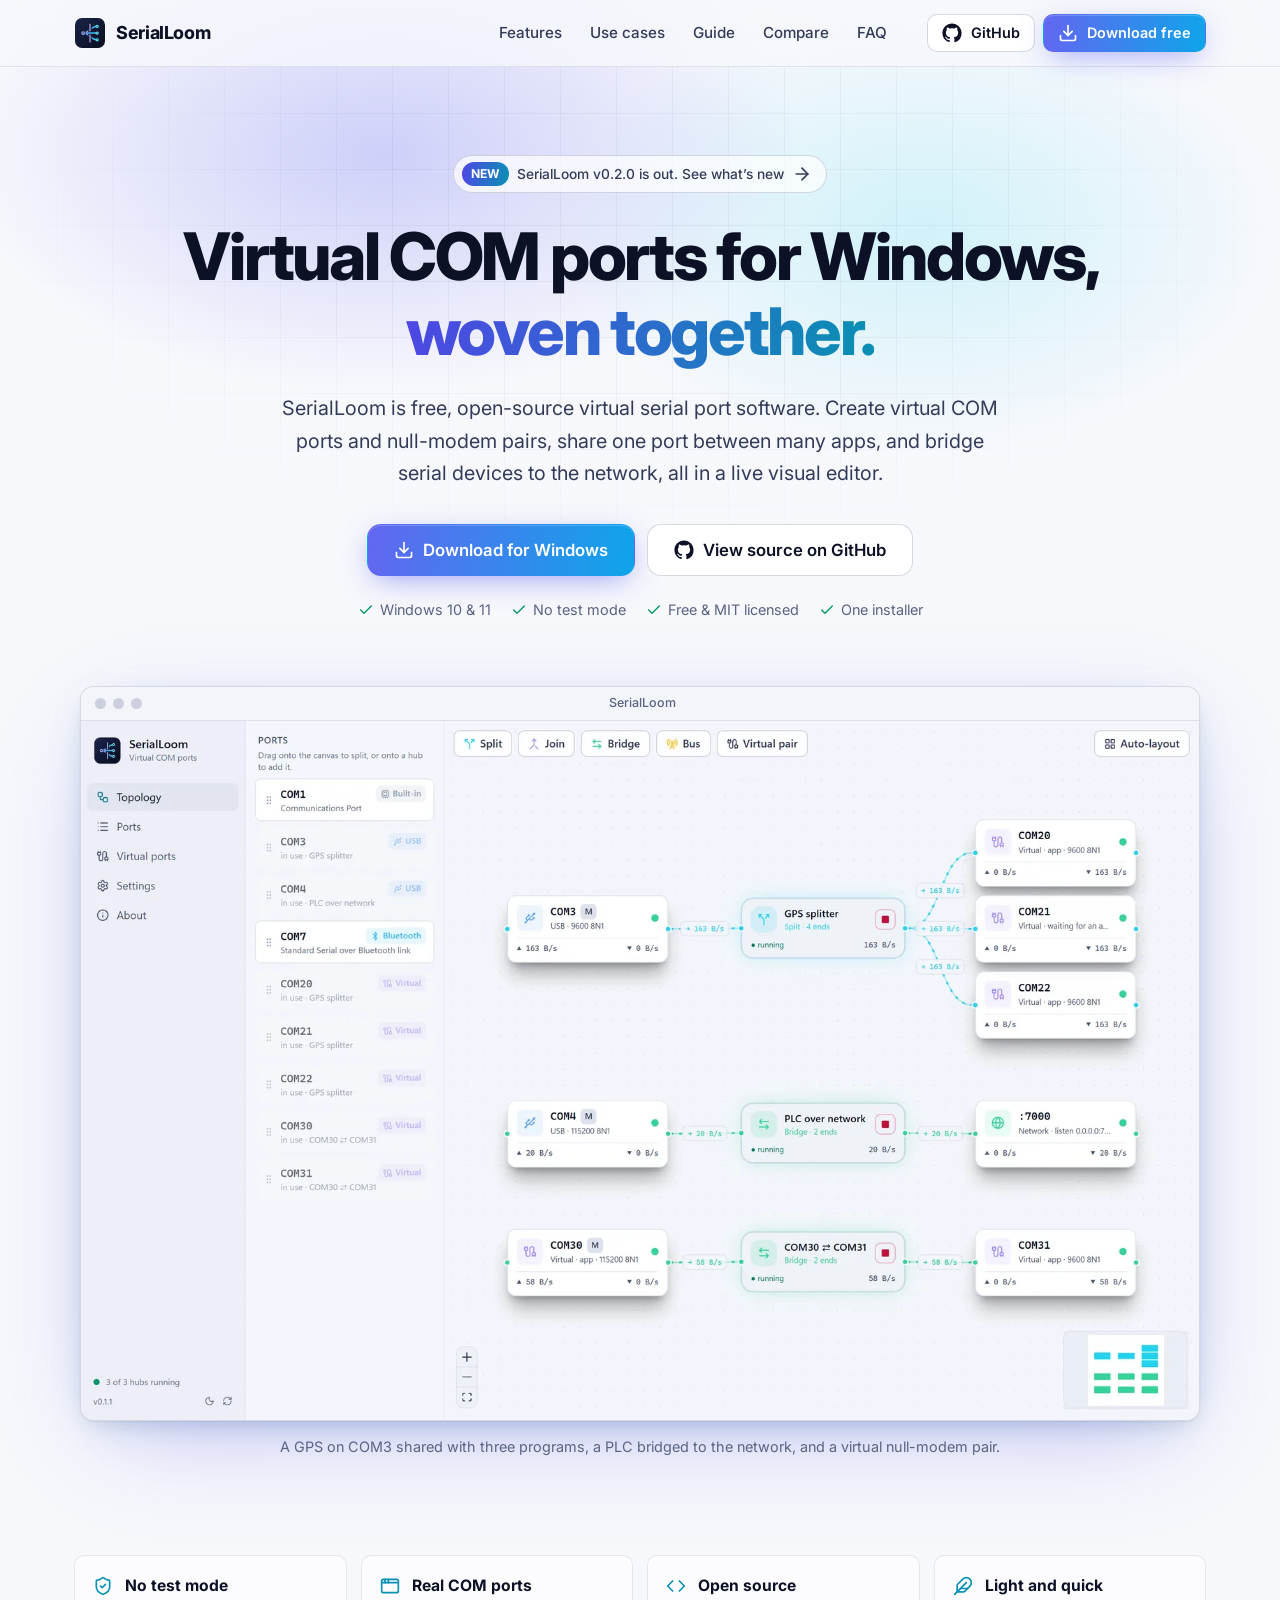
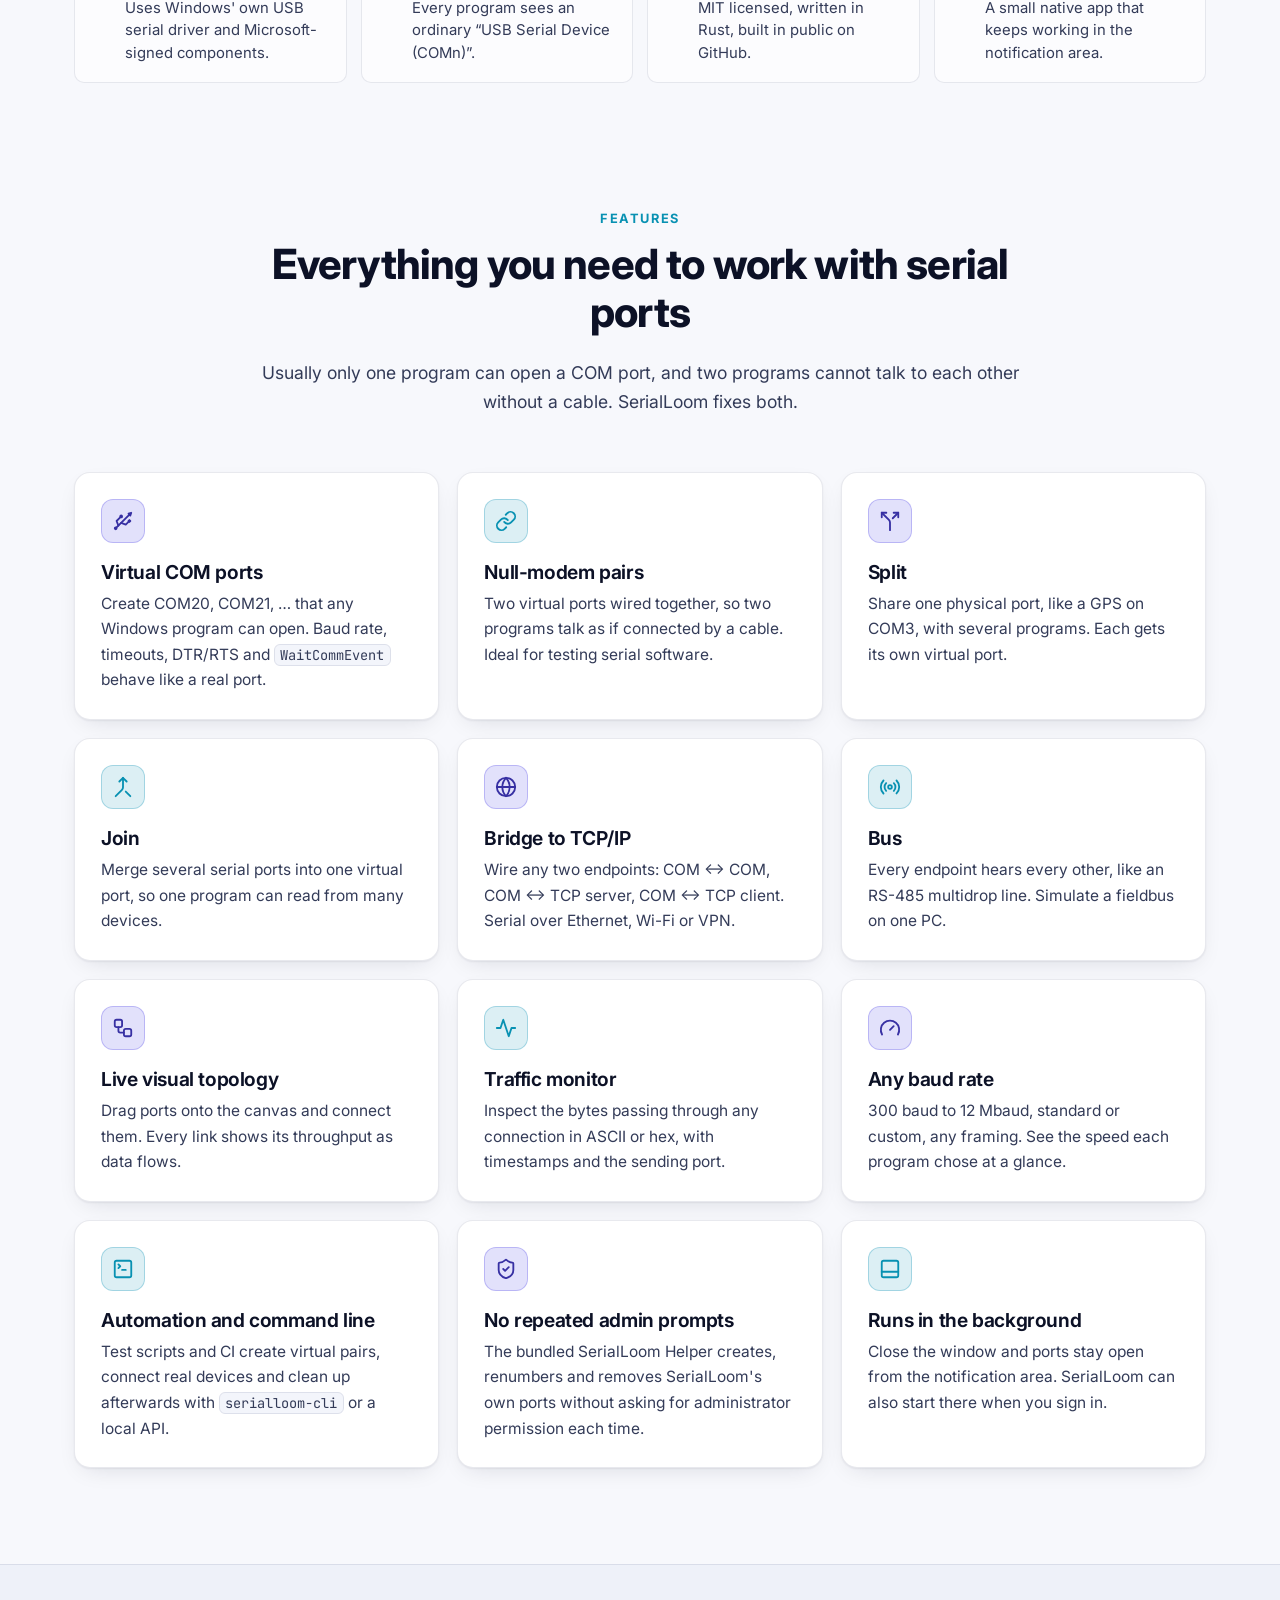
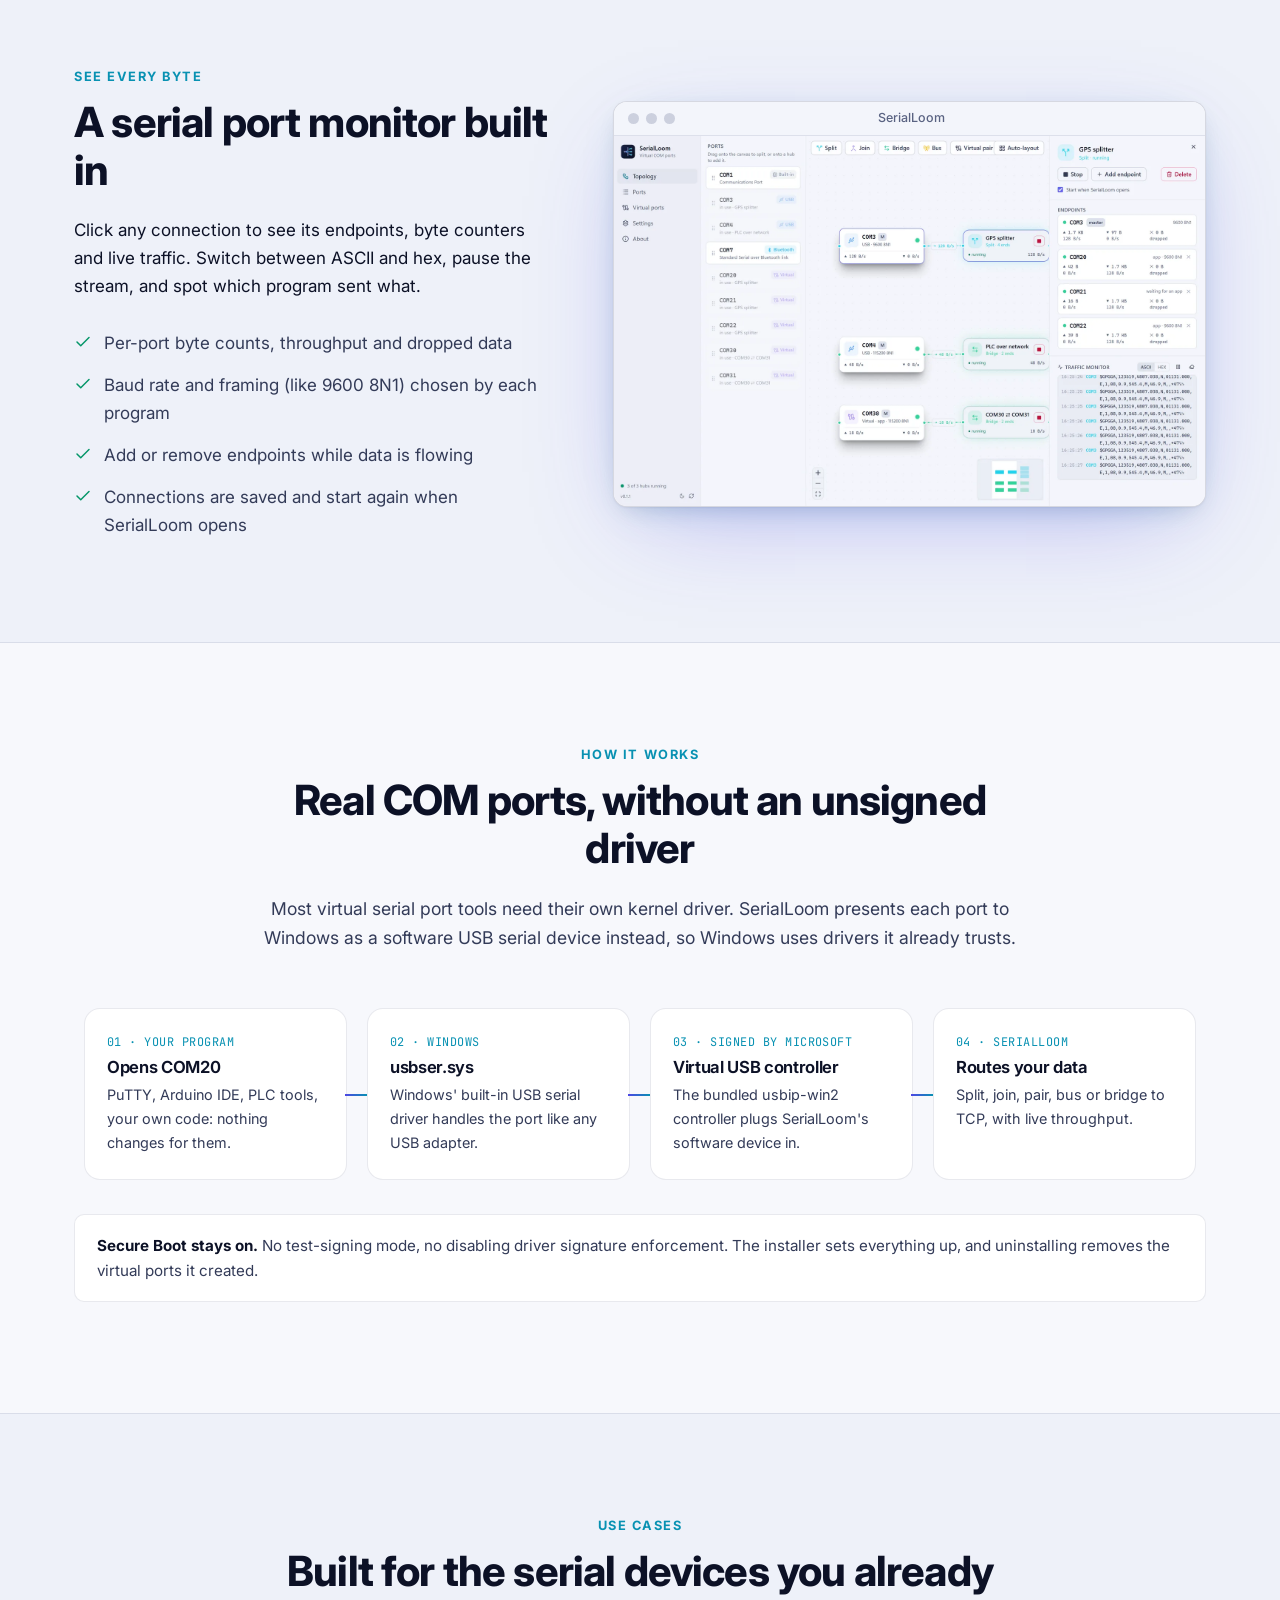
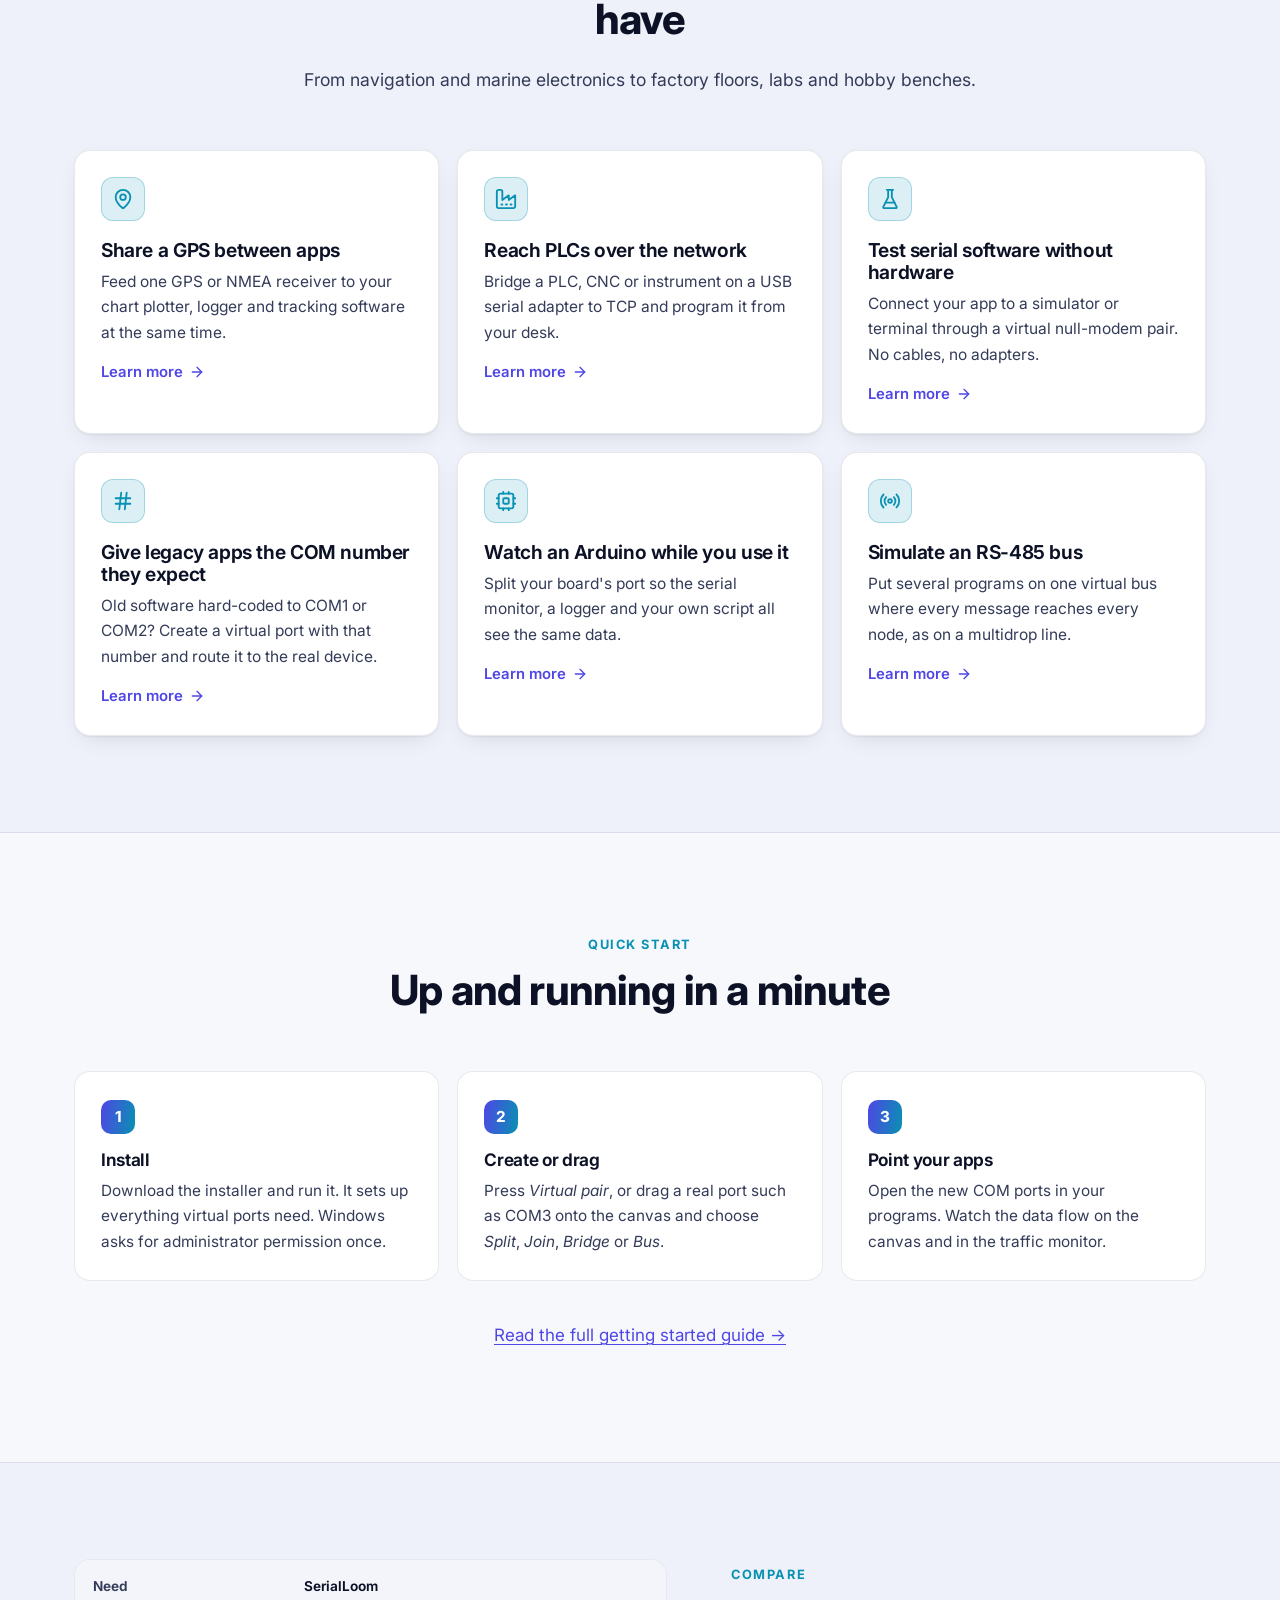
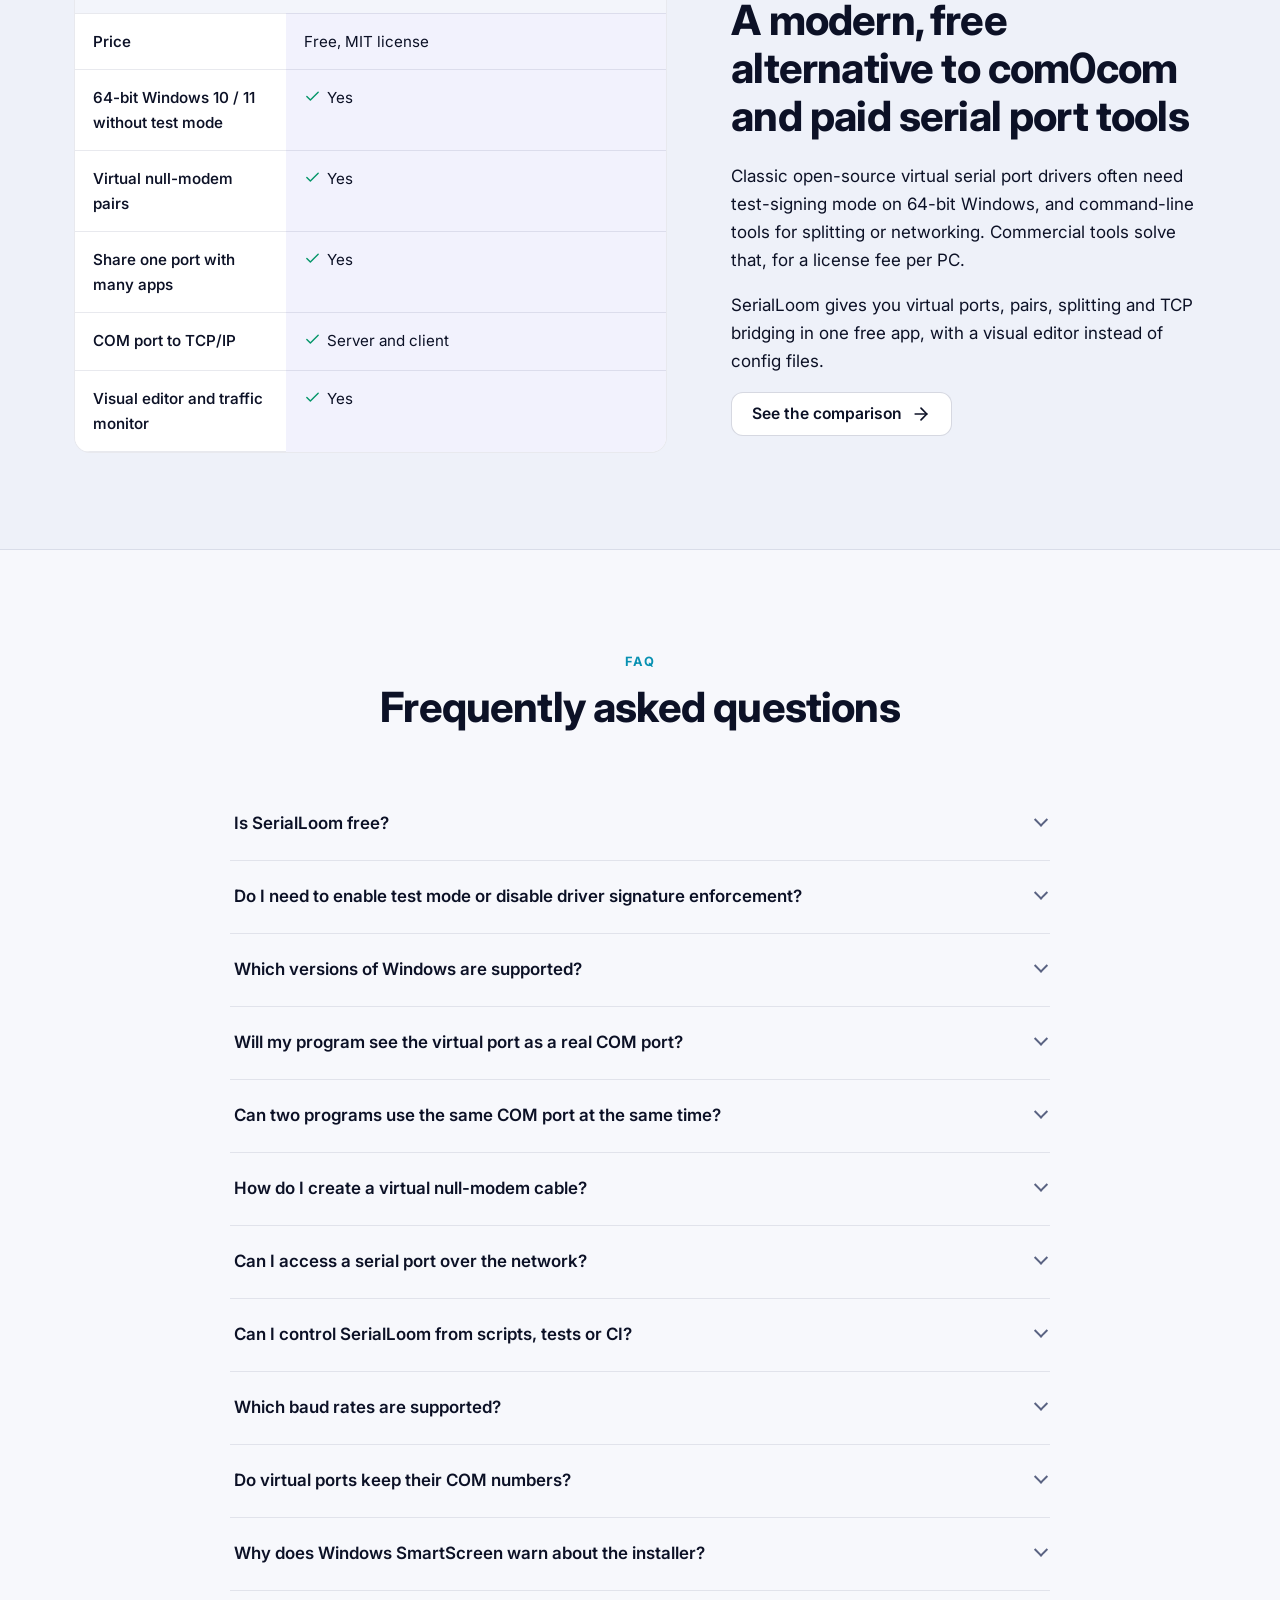
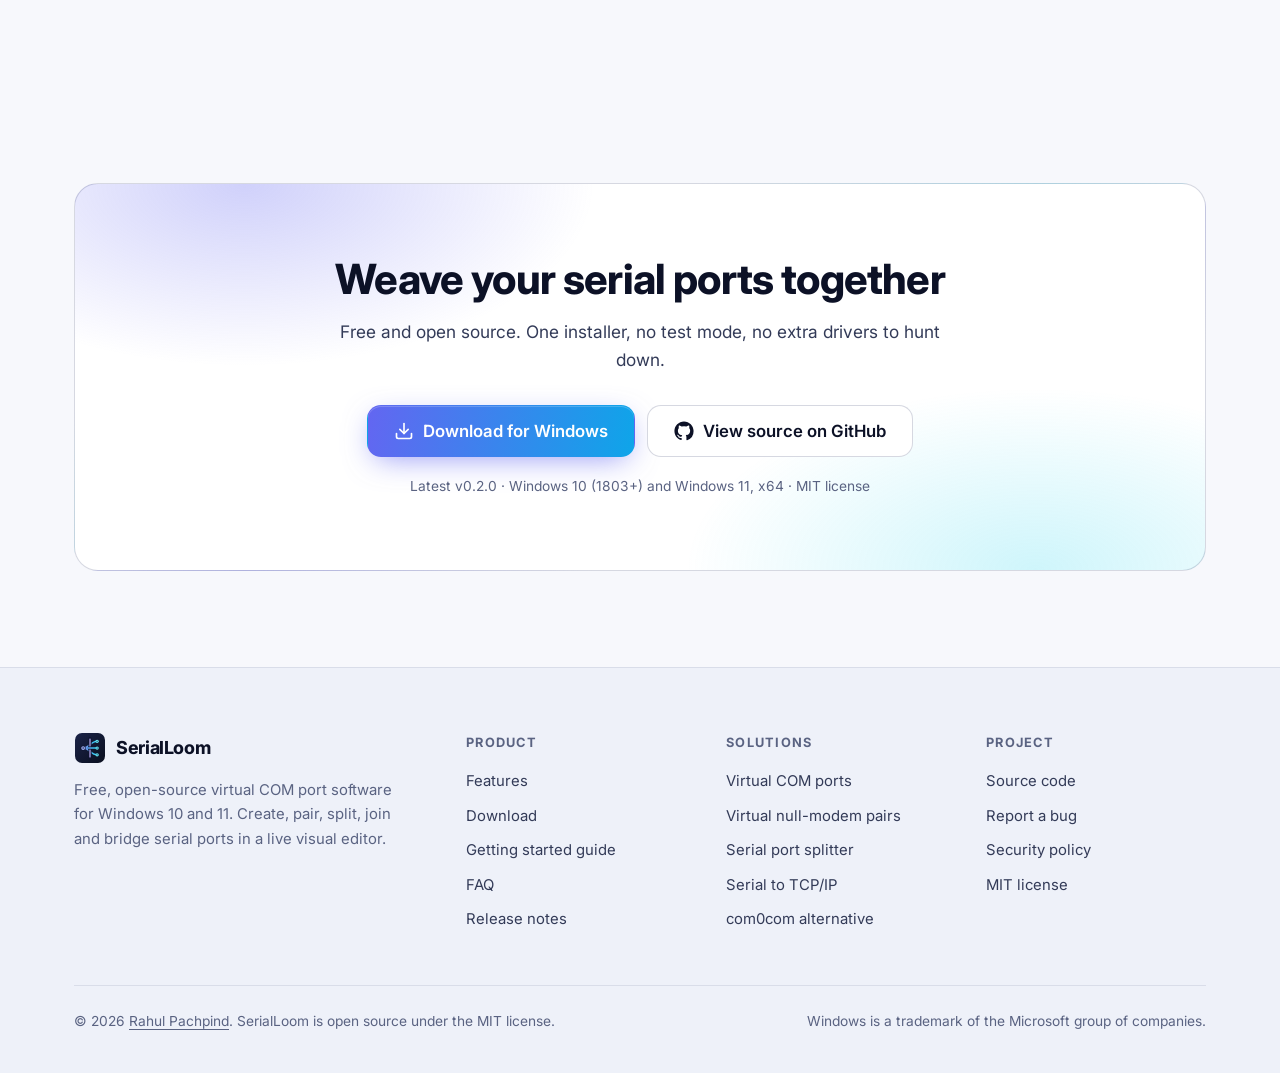
<file: index.html>
<!doctype html>
<html lang="en">
<head>
<meta charset="utf-8">
<meta name="viewport" content="width=device-width, initial-scale=1">
<title>SerialLoom: Free Virtual COM Port Software for Windows 10 & 11</title>
<meta name="description" content="Create virtual COM ports and virtual serial port pairs on Windows 10 and 11. Split one serial port between apps, join ports, and bridge COM to TCP/IP. Free, open source, no test mode.">
<link rel="canonical" href="https://www.serialloom.com/">
<meta name="robots" content="index, follow, max-image-preview:large">
<meta name="author" content="Rahul Pachpind">
<meta name="theme-color" content="#070a14" media="(prefers-color-scheme: dark)">
<meta name="theme-color" content="#f7f8fc" media="(prefers-color-scheme: light)">
<meta name="color-scheme" content="dark light">
<link rel="icon" href="/assets/img/logo.svg" type="image/svg+xml">
<link rel="icon" href="/assets/img/favicon-32.png" sizes="32x32" type="image/png">
<link rel="apple-touch-icon" href="/assets/img/apple-touch-icon.png">
<link rel="manifest" href="/site.webmanifest">
<meta property="og:type" content="website">
<meta property="og:site_name" content="SerialLoom">
<meta property="og:title" content="SerialLoom: Free Virtual COM Port Software for Windows 10 &amp; 11">
<meta property="og:description" content="Create virtual COM ports and virtual serial port pairs on Windows 10 and 11. Split one serial port between apps, join ports, and bridge COM to TCP/IP. Free, open source, no test mode.">
<meta property="og:url" content="https://www.serialloom.com/">
<meta property="og:image" content="https://www.serialloom.com/assets/img/og-image.png">
<meta property="og:image:width" content="1200">
<meta property="og:image:height" content="630">
<meta property="og:image:alt" content="SerialLoom: virtual COM ports for Windows with a live visual editor">
<meta name="twitter:card" content="summary_large_image">
<meta name="twitter:title" content="SerialLoom: Free Virtual COM Port Software for Windows 10 &amp; 11">
<meta name="twitter:description" content="Create virtual COM ports and virtual serial port pairs on Windows 10 and 11. Split one serial port between apps, join ports, and bridge COM to TCP/IP. Free, open source, no test mode.">
<meta name="twitter:image" content="https://www.serialloom.com/assets/img/og-image.png">
<link rel="preconnect" href="https://fonts.googleapis.com">
<link rel="preconnect" href="https://fonts.gstatic.com" crossorigin>
<link rel="stylesheet" href="https://fonts.googleapis.com/css2?family=Inter:wght@400;500;600;700;800&family=JetBrains+Mono:wght@400;500&display=swap">
<link rel="stylesheet" href="/assets/css/site.css">
<script src="/assets/js/site.js" defer></script>
<script type="application/ld+json">{"@context":"https://schema.org","@type":"WebSite","name":"SerialLoom","url":"https://www.serialloom.com/","description":"Free, open-source virtual COM port software for Windows."}</script>
<script type="application/ld+json">{"@context":"https://schema.org","@type":"SoftwareApplication","name":"SerialLoom","alternateName":"SerialLoom Virtual COM Port Manager","description":"Free, open-source virtual COM port software for Windows 10 and 11. Create virtual serial ports and null-modem pairs, split one port between several programs, join ports and bridge serial ports to TCP, in a live visual editor.","url":"https://www.serialloom.com/","applicationCategory":"DeveloperApplication","applicationSubCategory":"Virtual serial port driver","operatingSystem":"Windows 10 (1803 or later), Windows 11","processorRequirements":"x64","softwareVersion":"0.2.0","downloadUrl":"https://github.com/RahulP5/SerialLoom/releases/latest","installUrl":"https://github.com/RahulP5/SerialLoom/releases/latest","license":"https://opensource.org/licenses/MIT","isAccessibleForFree":true,"offers":{"@type":"Offer","price":"0","priceCurrency":"USD"},"author":{"@type":"Person","name":"Rahul Pachpind","url":"https://github.com/RahulP5"},"image":"https://www.serialloom.com/assets/img/icon-512.png","screenshot":"https://www.serialloom.com/assets/img/topology-dark-1600.webp","featureList":["Virtual COM ports with chosen port numbers","Virtual null-modem port pairs","Split one serial port between several applications","Join several serial ports into one","Bridge COM ports to TCP server or TCP client","RS-485 style bus between ports","Live topology editor with throughput","Traffic monitor in ASCII or hex","Any baud rate from 300 baud to 12 Mbaud","Command-line tool (serialloom-cli) and local automation API for scripts and CI","No repeated administrator prompts (SerialLoom Helper service)","No test mode: uses Microsoft-signed drivers"],"sameAs":["https://github.com/RahulP5/SerialLoom"]}</script>
<script type="application/ld+json">{"@context":"https://schema.org","@type":"FAQPage","mainEntity":[{"@type":"Question","name":"Is SerialLoom free?","acceptedAnswer":{"@type":"Answer","text":"Yes. SerialLoom is free for personal and commercial use and open source under the MIT license. There is no trial, no feature limit and no account."}},{"@type":"Question","name":"Do I need to enable test mode or disable driver signature enforcement?","acceptedAnswer":{"@type":"Answer","text":"No. Virtual ports are served by Windows' own USB serial driver (usbser.sys) through a bundled virtual USB controller whose drivers are signed by Microsoft. Secure Boot and driver signature enforcement stay on. How it works."}},{"@type":"Question","name":"Which versions of Windows are supported?","acceptedAnswer":{"@type":"Answer","text":"Windows 10 version 1803 or later and Windows 11, on 64-bit (x64) PCs."}},{"@type":"Question","name":"Will my program see the virtual port as a real COM port?","acceptedAnswer":{"@type":"Answer","text":"Yes. To Windows, each virtual port is an ordinary USB serial device, listed in Device Manager under Ports (COM &amp; LPT) as “USB Serial Device (COM20)”. Any program that opens COM ports works with it: terminal programs such as PuTTY or Tera Term, the Arduino IDE, PLC software, navigation apps and your own code using the Win32 API, .NET SerialPort, pySerial and so on."}},{"@type":"Question","name":"Can two programs use the same COM port at the same time?","acceptedAnswer":{"@type":"Answer","text":"Normally Windows lets only one program open a COM port. SerialLoom's Split gives each program its own virtual port connected to the real one, so a GPS on COM3 can feed three apps at once. Learn how to split a serial port."}},{"@type":"Question","name":"How do I create a virtual null-modem cable?","acceptedAnswer":{"@type":"Answer","text":"Press Virtual pair in the toolbar. SerialLoom creates two virtual COM ports wired together; whatever one program writes to the first port, the other program reads from the second. Virtual null-modem guide."}},{"@type":"Question","name":"Can I access a serial port over the network?","acceptedAnswer":{"@type":"Answer","text":"Yes. A Bridge connects a COM port to a TCP server or TCP client, so you can reach a serial device from another PC, or give a remote device a local COM port. Serial to TCP/IP guide."}},{"@type":"Question","name":"Can I control SerialLoom from scripts, tests or CI?","acceptedAnswer":{"@type":"Answer","text":"Yes. Turn on Settings > Automation, then use serialloom-cli, installed next to SerialLoom: serialloom-cli pair creates a virtual null-modem pair and prints its ports, and serialloom-cli delete removes it again. The CLI also lists, starts and stops connections, renumbers ports and can connect real devices, and it starts SerialLoom in the background when needed. Programs in any language can use the same local API directly. Only your own Windows account can use it. Automation guide."}},{"@type":"Question","name":"Which baud rates are supported?","acceptedAnswer":{"@type":"Answer","text":"Programs can pick any speed from 300 baud to 12 Mbaud, standard or custom, with any data bits, parity and stop bits. SerialLoom shows each program's choice in the topology. Virtual ports move data at full speed whatever the setting; real ports use the speed you set for them."}},{"@type":"Question","name":"Do virtual ports keep their COM numbers?","acceptedAnswer":{"@type":"Answer","text":"Yes. You can choose the number (for example COM20) and Windows keeps it for that port on every start. Virtual ports exist while SerialLoom runs, including when its window is closed to the notification area. Saved connections start again automatically when SerialLoom opens."}},{"@type":"Question","name":"Why does Windows SmartScreen warn about the installer?","acceptedAnswer":{"@type":"Answer","text":"The installer is not code-signed yet, so SmartScreen shows “Windows protected your PC” for new downloads. Choose More info &gt; Run anyway. The installer is built from the public source code by GitHub Actions, and you can read or build it yourself."}}]}</script>
</head>
<body>
<a class="skip" href="#main">Skip to content</a>
<header class="site-header">
  <nav class="wrap nav" aria-label="Main">
    <a class="brand" href="/" aria-label="SerialLoom home"><img src="/assets/img/logo.svg" alt="" width="32" height="32">SerialLoom</a>
    <ul class="nav-links">
      <li><a href="/#features">Features</a></li>
      <li><a href="/#use-cases">Use cases</a></li>
      <li><a href="/docs/">Guide</a></li>
      <li><a href="/com0com-alternative/">Compare</a></li>
      <li><a href="/#faq">FAQ</a></li>
    </ul>
    <div class="nav-cta">
      <a class="btn btn-ghost btn-sm" href="https://github.com/RahulP5/SerialLoom" rel="noopener" aria-label="SerialLoom on GitHub"><svg class="icon" viewBox="0 0 24 24" aria-hidden="true" style="fill:currentColor;stroke:none"><path d="M12 .5C5.65.5.5 5.65.5 12c0 5.08 3.29 9.39 7.86 10.91.58.1.79-.25.79-.56v-2c-3.2.7-3.87-1.37-3.87-1.37-.52-1.33-1.28-1.68-1.28-1.68-1.04-.71.08-.7.08-.7 1.15.08 1.76 1.18 1.76 1.18 1.03 1.76 2.69 1.25 3.35.96.1-.74.4-1.25.73-1.54-2.55-.29-5.24-1.28-5.24-5.69 0-1.26.45-2.28 1.18-3.09-.12-.29-.51-1.46.11-3.05 0 0 .97-.31 3.17 1.18a11 11 0 0 1 5.77 0c2.2-1.49 3.17-1.18 3.17-1.18.63 1.59.23 2.76.11 3.05.74.81 1.18 1.83 1.18 3.09 0 4.42-2.7 5.39-5.26 5.68.41.36.78 1.06.78 2.14v3.17c0 .31.21.67.8.56A11.5 11.5 0 0 0 23.5 12C23.5 5.65 18.35.5 12 .5Z"/></svg><span>GitHub</span></a>
      <a class="btn btn-primary btn-sm" href="/download/"><svg class="icon" viewBox="0 0 24 24" aria-hidden="true"><path d="M21 15v4a2 2 0 0 1-2 2H5a2 2 0 0 1-2-2v-4"/><polyline points="7 10 12 15 17 10"/><line x1="12" x2="12" y1="15" y2="3"/></svg><span>Download<span class="long"> free</span></span></a>
    </div>
    <button class="nav-toggle" type="button" aria-label="Menu" aria-expanded="false"><svg class="icon" viewBox="0 0 24 24" aria-hidden="true"><line x1="4" x2="20" y1="7" y2="7"/><line x1="4" x2="20" y1="12" y2="12"/><line x1="4" x2="20" y1="17" y2="17"/></svg></button>
  </nav>
</header>
<main id="main">
<section class="hero">
  <div class="wrap">
    <a class="eyebrow" href="https://github.com/RahulP5/SerialLoom/releases" rel="noopener"><b>NEW</b> <span>SerialLoom <span data-version>v0.2.0</span> is out. See what’s new</span> <svg class="icon" viewBox="0 0 24 24" aria-hidden="true"><path d="M5 12h14"/><path d="m12 5 7 7-7 7"/></svg></a>
    <h1>Virtual COM ports for Windows, <span class="grad">woven together.</span></h1>
    <p class="lead">SerialLoom is free, open-source virtual serial port software. Create virtual COM ports and null-modem pairs, share one port between many apps, and bridge serial devices to the network, all in a live visual editor.</p>
    <div class="hero-actions">
      <a class="btn btn-primary btn-lg" href="https://github.com/RahulP5/SerialLoom/releases/latest" data-download><svg class="icon" viewBox="0 0 24 24" aria-hidden="true"><path d="M21 15v4a2 2 0 0 1-2 2H5a2 2 0 0 1-2-2v-4"/><polyline points="7 10 12 15 17 10"/><line x1="12" x2="12" y1="15" y2="3"/></svg><span>Download for Windows</span></a>
      <a class="btn btn-ghost btn-lg" href="https://github.com/RahulP5/SerialLoom" rel="noopener"><svg class="icon" viewBox="0 0 24 24" aria-hidden="true" style="fill:currentColor;stroke:none"><path d="M12 .5C5.65.5.5 5.65.5 12c0 5.08 3.29 9.39 7.86 10.91.58.1.79-.25.79-.56v-2c-3.2.7-3.87-1.37-3.87-1.37-.52-1.33-1.28-1.68-1.28-1.68-1.04-.71.08-.7.08-.7 1.15.08 1.76 1.18 1.76 1.18 1.03 1.76 2.69 1.25 3.35.96.1-.74.4-1.25.73-1.54-2.55-.29-5.24-1.28-5.24-5.69 0-1.26.45-2.28 1.18-3.09-.12-.29-.51-1.46.11-3.05 0 0 .97-.31 3.17 1.18a11 11 0 0 1 5.77 0c2.2-1.49 3.17-1.18 3.17-1.18.63 1.59.23 2.76.11 3.05.74.81 1.18 1.83 1.18 3.09 0 4.42-2.7 5.39-5.26 5.68.41.36.78 1.06.78 2.14v3.17c0 .31.21.67.8.56A11.5 11.5 0 0 0 23.5 12C23.5 5.65 18.35.5 12 .5Z"/></svg><span>View source on GitHub</span></a>
    </div>
    <ul class="hero-meta">
      <li><svg class="icon" viewBox="0 0 24 24" aria-hidden="true"><path d="M20 6 9 17l-5-5"/></svg>Windows 10 &amp; 11</li>
      <li><svg class="icon" viewBox="0 0 24 24" aria-hidden="true"><path d="M20 6 9 17l-5-5"/></svg>No test mode</li>
      <li><svg class="icon" viewBox="0 0 24 24" aria-hidden="true"><path d="M20 6 9 17l-5-5"/></svg>Free &amp; MIT licensed</li>
      <li><svg class="icon" viewBox="0 0 24 24" aria-hidden="true"><path d="M20 6 9 17l-5-5"/></svg>One installer</li>
    </ul>
    <figure class="shot reveal">
  <div class="shot-frame">
    <div class="shot-bar" aria-hidden="true"><i></i><i></i><i></i><em>SerialLoom</em></div>
    <picture>
      <source media="(prefers-color-scheme: light)" type="image/webp" srcset="/assets/img/topology-light-960.webp 960w, /assets/img/topology-light-1600.webp 1600w, /assets/img/topology-light-2880.webp 2880w" sizes="(min-width: 1200px) 1120px, 100vw">
      <img src="/assets/img/topology-dark-1600.webp" srcset="/assets/img/topology-dark-960.webp 960w, /assets/img/topology-dark-1600.webp 1600w, /assets/img/topology-dark-2880.webp 2880w" sizes="(min-width: 1200px) 1120px, 100vw" width="1440" height="900" alt="SerialLoom topology editor: a GPS on COM3 split into virtual ports COM20, COM21 and COM22, a USB PLC on COM4 bridged to a TCP server on port 7000, and a virtual null-modem pair COM30 and COM31" fetchpriority="high" decoding="async">
    </picture>
  </div>
  <figcaption>A GPS on COM3 shared with three programs, a PLC bridged to the network, and a virtual null-modem pair.</figcaption>
</figure>
  </div>
</section>

<section class="strip" aria-label="Highlights">
  <div class="wrap">
    <ul>
      <li><svg class="icon" viewBox="0 0 24 24" aria-hidden="true"><path d="M20 13c0 5-3.5 7.5-7.66 8.95a1 1 0 0 1-.67-.01C7.5 20.5 4 18 4 13V6a1 1 0 0 1 1-1c2 0 4.5-1.2 6.24-2.72a1.17 1.17 0 0 1 1.52 0C14.51 3.81 17 5 19 5a1 1 0 0 1 1 1z"/><path d="m9 12 2 2 4-4"/></svg><span><strong>No test mode</strong>Uses Windows' own USB serial driver and Microsoft-signed components.</span></li>
      <li><svg class="icon" viewBox="0 0 24 24" aria-hidden="true"><rect x="2" y="4" width="20" height="16" rx="2"/><path d="M10 4v4"/><path d="M2 8h20"/><path d="M6 4v4"/></svg><span><strong>Real COM ports</strong>Every program sees an ordinary “USB Serial Device (COMn)”.</span></li>
      <li><svg class="icon" viewBox="0 0 24 24" aria-hidden="true"><polyline points="16 18 22 12 16 6"/><polyline points="8 6 2 12 8 18"/></svg><span><strong>Open source</strong>MIT licensed, written in Rust, built in public on GitHub.</span></li>
      <li><svg class="icon" viewBox="0 0 24 24" aria-hidden="true"><path d="M12.67 19a2 2 0 0 0 1.416-.588l6.154-6.172a6 6 0 0 0-8.49-8.49L5.586 9.914A2 2 0 0 0 5 11.328V18a1 1 0 0 0 1 1z"/><path d="M16 8 2 22"/><path d="M17.5 15H9"/></svg><span><strong>Light and quick</strong>A small native app that keeps working in the notification area.</span></li>
    </ul>
  </div>
</section>

<section class="section" id="features" aria-labelledby="features-title">
  <div class="wrap">
    <div class="section-head reveal">
      <span class="kicker">Features</span>
      <h2 id="features-title">Everything you need to work with serial ports</h2>
      <p>Usually only one program can open a COM port, and two programs cannot talk to each other without a cable. SerialLoom fixes both.</p>
    </div>
    <div class="grid grid-3">
      <a class="card reveal" href="/virtual-com-port-windows/">
        <span class="badge-icon "><svg class="icon" viewBox="0 0 24 24" aria-hidden="true"><circle cx="10" cy="7" r="1"/><circle cx="4" cy="20" r="1"/><path d="M4.7 19.3 19 5"/><path d="m21 3-3 1 2 2Z"/><path d="M9.26 7.68 5 12l2 5"/><path d="m10 14 5 2 3.5-3.5"/><path d="m18 12 1-1 1 1-1 1Z"/></svg></span>
        <h3>Virtual COM ports</h3>
        <p>Create COM20, COM21, … that any Windows program can open. Baud rate, timeouts, DTR/RTS and <code>WaitCommEvent</code> behave like a real port.</p>
      </a>
      <a class="card reveal" href="/virtual-null-modem/">
        <span class="badge-icon cyan"><svg class="icon" viewBox="0 0 24 24" aria-hidden="true"><path d="M10 13a5 5 0 0 0 7.54.54l3-3a5 5 0 0 0-7.07-7.07l-1.72 1.71"/><path d="M14 11a5 5 0 0 0-7.54-.54l-3 3a5 5 0 0 0 7.07 7.07l1.71-1.71"/></svg></span>
        <h3>Null-modem pairs</h3>
        <p>Two virtual ports wired together, so two programs talk as if connected by a cable. Ideal for testing serial software.</p>
      </a>
      <a class="card reveal" href="/serial-port-splitter/">
        <span class="badge-icon "><svg class="icon" viewBox="0 0 24 24" aria-hidden="true"><path d="M16 3h5v5"/><path d="M8 3H3v5"/><path d="M12 22v-8.3a4 4 0 0 0-1.172-2.872L3 3"/><path d="m15 9 6-6"/></svg></span>
        <h3>Split</h3>
        <p>Share one physical port, like a GPS on COM3, with several programs. Each gets its own virtual port.</p>
      </a>
      <a class="card reveal" href="/docs/#join">
        <span class="badge-icon cyan"><svg class="icon" viewBox="0 0 24 24" aria-hidden="true"><path d="m8 6 4-4 4 4"/><path d="M12 2v10.3a4 4 0 0 1-1.172 2.872L4 22"/><path d="m20 22-5-5"/></svg></span>
        <h3>Join</h3>
        <p>Merge several serial ports into one virtual port, so one program can read from many devices.</p>
      </a>
      <a class="card reveal" href="/serial-to-tcp/">
        <span class="badge-icon "><svg class="icon" viewBox="0 0 24 24" aria-hidden="true"><circle cx="12" cy="12" r="10"/><path d="M12 2a14.5 14.5 0 0 0 0 20 14.5 14.5 0 0 0 0-20"/><path d="M2 12h20"/></svg></span>
        <h3>Bridge to TCP/IP</h3>
        <p>Wire any two endpoints: COM ↔ COM, COM ↔ TCP server, COM ↔ TCP client. Serial over Ethernet, Wi-Fi or VPN.</p>
      </a>
      <a class="card reveal" href="/docs/#bus">
        <span class="badge-icon cyan"><svg class="icon" viewBox="0 0 24 24" aria-hidden="true"><path d="M4.9 19.1C1 15.2 1 8.8 4.9 4.9"/><path d="M7.8 16.2c-2.3-2.3-2.3-6.1 0-8.5"/><circle cx="12" cy="12" r="2"/><path d="M16.2 7.8c2.3 2.3 2.3 6.1 0 8.5"/><path d="M19.1 4.9C23 8.8 23 15.1 19.1 19"/></svg></span>
        <h3>Bus</h3>
        <p>Every endpoint hears every other, like an RS-485 multidrop line. Simulate a fieldbus on one PC.</p>
      </a>
      <a class="card reveal" href="/docs/#topology">
        <span class="badge-icon "><svg class="icon" viewBox="0 0 24 24" aria-hidden="true"><rect width="8" height="8" x="3" y="3" rx="2"/><path d="M7 11v4a2 2 0 0 0 2 2h4"/><rect width="8" height="8" x="13" y="13" rx="2"/></svg></span>
        <h3>Live visual topology</h3>
        <p>Drag ports onto the canvas and connect them. Every link shows its throughput as data flows.</p>
      </a>
      <a class="card reveal" href="/docs/#monitor">
        <span class="badge-icon cyan"><svg class="icon" viewBox="0 0 24 24" aria-hidden="true"><path d="M22 12h-4l-3 9L9 3l-3 9H2"/></svg></span>
        <h3>Traffic monitor</h3>
        <p>Inspect the bytes passing through any connection in ASCII or hex, with timestamps and the sending port.</p>
      </a>
      <a class="card reveal" href="/docs/#baud">
        <span class="badge-icon "><svg class="icon" viewBox="0 0 24 24" aria-hidden="true"><path d="m12 14 4-4"/><path d="M3.34 19a10 10 0 1 1 17.32 0"/></svg></span>
        <h3>Any baud rate</h3>
        <p>300 baud to 12 Mbaud, standard or custom, any framing. See the speed each program chose at a glance.</p>
      </a>
      <a class="card reveal" href="/docs/#automation">
        <span class="badge-icon cyan"><svg class="icon" viewBox="0 0 24 24" aria-hidden="true"><path d="m7 11 2-2-2-2"/><path d="M11 13h4"/><rect width="18" height="18" x="3" y="3" rx="2" ry="2"/></svg></span>
        <h3>Automation and command line</h3>
        <p>Test scripts and CI create virtual pairs, connect real devices and clean up afterwards with <code>serialloom-cli</code> or a local API.</p>
      </a>
      <a class="card reveal" href="/docs/#helper">
        <span class="badge-icon "><svg class="icon" viewBox="0 0 24 24" aria-hidden="true"><path d="M20 13c0 5-3.5 7.5-7.66 8.95a1 1 0 0 1-.67-.01C7.5 20.5 4 18 4 13V6a1 1 0 0 1 1-1c2 0 4.5-1.2 6.24-2.72a1.17 1.17 0 0 1 1.52 0C14.51 3.81 17 5 19 5a1 1 0 0 1 1 1z"/><path d="m9 12 2 2 4-4"/></svg></span>
        <h3>No repeated admin prompts</h3>
        <p>The bundled SerialLoom Helper creates, renumbers and removes SerialLoom's own ports without asking for administrator permission each time.</p>
      </a>
      <a class="card reveal" href="/docs/#background">
        <span class="badge-icon cyan"><svg class="icon" viewBox="0 0 24 24" aria-hidden="true"><rect width="18" height="18" x="3" y="3" rx="2"/><path d="M3 15h18"/></svg></span>
        <h3>Runs in the background</h3>
        <p>Close the window and ports stay open from the notification area. SerialLoom can also start there when you sign in.</p>
      </a>
    </div>
  </div>
</section>

<section class="section section-alt" aria-labelledby="monitor-title">
  <div class="wrap split">
    <div class="reveal">
      <span class="kicker">See every byte</span>
      <h2 id="monitor-title">A serial port monitor built in</h2>
      <p>Click any connection to see its endpoints, byte counters and live traffic. Switch between ASCII and hex, pause the stream, and spot which program sent what.</p>
      <ul class="checks">
        <li><svg class="icon" viewBox="0 0 24 24" aria-hidden="true"><path d="M20 6 9 17l-5-5"/></svg><span>Per-port byte counts, throughput and dropped data</span></li>
        <li><svg class="icon" viewBox="0 0 24 24" aria-hidden="true"><path d="M20 6 9 17l-5-5"/></svg><span>Baud rate and framing (like 9600 8N1) chosen by each program</span></li>
        <li><svg class="icon" viewBox="0 0 24 24" aria-hidden="true"><path d="M20 6 9 17l-5-5"/></svg><span>Add or remove endpoints while data is flowing</span></li>
        <li><svg class="icon" viewBox="0 0 24 24" aria-hidden="true"><path d="M20 6 9 17l-5-5"/></svg><span>Connections are saved and start again when SerialLoom opens</span></li>
      </ul>
    </div>
    <figure class="shot reveal">
  <div class="shot-frame">
    <div class="shot-bar" aria-hidden="true"><i></i><i></i><i></i><em>SerialLoom</em></div>
    <picture>
      <source media="(prefers-color-scheme: light)" type="image/webp" srcset="/assets/img/inspector-light-960.webp 960w, /assets/img/inspector-light-1600.webp 1600w, /assets/img/inspector-light-2880.webp 2880w" sizes="(min-width: 1200px) 1120px, 100vw">
      <img src="/assets/img/inspector-dark-1600.webp" srcset="/assets/img/inspector-dark-960.webp 960w, /assets/img/inspector-dark-1600.webp 1600w, /assets/img/inspector-dark-2880.webp 2880w" sizes="(min-width: 1200px) 1120px, 100vw" width="1440" height="900" alt="SerialLoom inspector showing the GPS splitter's endpoints with byte counters and a traffic monitor streaming NMEA GPGGA sentences in ASCII" loading="lazy" decoding="async">
    </picture>
  </div>
</figure>
  </div>
</section>

<section class="section" id="how" aria-labelledby="how-title">
  <div class="wrap">
    <div class="section-head reveal">
      <span class="kicker">How it works</span>
      <h2 id="how-title">Real COM ports, without an unsigned driver</h2>
      <p>Most virtual serial port tools need their own kernel driver. SerialLoom presents each port to Windows as a software USB serial device instead, so Windows uses drivers it already trusts.</p>
    </div>
    <div class="flow reveal">
      <div class="flow-step"><small>01 · YOUR PROGRAM</small><h3>Opens COM20</h3><p>PuTTY, Arduino IDE, PLC tools, your own code: nothing changes for them.</p></div>
      <div class="flow-step"><small>02 · WINDOWS</small><h3>usbser.sys</h3><p>Windows' built-in USB serial driver handles the port like any USB adapter.</p></div>
      <div class="flow-step"><small>03 · SIGNED BY MICROSOFT</small><h3>Virtual USB controller</h3><p>The bundled usbip-win2 controller plugs SerialLoom's software device in.</p></div>
      <div class="flow-step"><small>04 · SERIALLOOM</small><h3>Routes your data</h3><p>Split, join, pair, bus or bridge to TCP, with live throughput.</p></div>
    </div>
    <p class="note reveal"><strong>Secure Boot stays on.</strong> No test-signing mode, no disabling driver signature enforcement. The installer sets everything up, and uninstalling removes the virtual ports it created.</p>
  </div>
</section>

<section class="section section-alt" id="use-cases" aria-labelledby="uses-title">
  <div class="wrap">
    <div class="section-head reveal">
      <span class="kicker">Use cases</span>
      <h2 id="uses-title">Built for the serial devices you already have</h2>
      <p>From navigation and marine electronics to factory floors, labs and hobby benches.</p>
    </div>
    <div class="grid grid-3">
      <a class="card reveal" href="/serial-port-splitter/">
        <span class="badge-icon cyan"><svg class="icon" viewBox="0 0 24 24" aria-hidden="true"><path d="M20 10c0 4.993-5.539 10.193-7.399 11.799a1 1 0 0 1-1.202 0C9.539 20.193 4 14.993 4 10a8 8 0 0 1 16 0"/><circle cx="12" cy="10" r="3"/></svg></span>
        <h3>Share a GPS between apps</h3>
        <p>Feed one GPS or NMEA receiver to your chart plotter, logger and tracking software at the same time.</p>
        <span class="more">Learn more <svg class="icon" viewBox="0 0 24 24" aria-hidden="true"><path d="M5 12h14"/><path d="m12 5 7 7-7 7"/></svg></span>
      </a>
      <a class="card reveal" href="/serial-to-tcp/">
        <span class="badge-icon cyan"><svg class="icon" viewBox="0 0 24 24" aria-hidden="true"><path d="M2 20a2 2 0 0 0 2 2h16a2 2 0 0 0 2-2V8l-7 5V8l-7 5V4a2 2 0 0 0-2-2H4a2 2 0 0 0-2 2Z"/><path d="M17 18h1"/><path d="M12 18h1"/><path d="M7 18h1"/></svg></span>
        <h3>Reach PLCs over the network</h3>
        <p>Bridge a PLC, CNC or instrument on a USB serial adapter to TCP and program it from your desk.</p>
        <span class="more">Learn more <svg class="icon" viewBox="0 0 24 24" aria-hidden="true"><path d="M5 12h14"/><path d="m12 5 7 7-7 7"/></svg></span>
      </a>
      <a class="card reveal" href="/virtual-null-modem/">
        <span class="badge-icon cyan"><svg class="icon" viewBox="0 0 24 24" aria-hidden="true"><path d="M10 2v7.527a2 2 0 0 1-.211.896L4.72 20.55a1 1 0 0 0 .9 1.45h12.76a1 1 0 0 0 .9-1.45l-5.069-10.127A2 2 0 0 1 14 9.527V2"/><path d="M8.5 2h7"/><path d="M7 16h10"/></svg></span>
        <h3>Test serial software without hardware</h3>
        <p>Connect your app to a simulator or terminal through a virtual null-modem pair. No cables, no adapters.</p>
        <span class="more">Learn more <svg class="icon" viewBox="0 0 24 24" aria-hidden="true"><path d="M5 12h14"/><path d="m12 5 7 7-7 7"/></svg></span>
      </a>
      <a class="card reveal" href="/virtual-com-port-windows/">
        <span class="badge-icon cyan"><svg class="icon" viewBox="0 0 24 24" aria-hidden="true"><line x1="4" x2="20" y1="9" y2="9"/><line x1="4" x2="20" y1="15" y2="15"/><line x1="10" x2="8" y1="3" y2="21"/><line x1="16" x2="14" y1="3" y2="21"/></svg></span>
        <h3>Give legacy apps the COM number they expect</h3>
        <p>Old software hard-coded to COM1 or COM2? Create a virtual port with that number and route it to the real device.</p>
        <span class="more">Learn more <svg class="icon" viewBox="0 0 24 24" aria-hidden="true"><path d="M5 12h14"/><path d="m12 5 7 7-7 7"/></svg></span>
      </a>
      <a class="card reveal" href="/serial-port-splitter/">
        <span class="badge-icon cyan"><svg class="icon" viewBox="0 0 24 24" aria-hidden="true"><rect width="16" height="16" x="4" y="4" rx="2"/><rect width="6" height="6" x="9" y="9" rx="1"/><path d="M15 2v2M15 20v2M2 15h2M2 9h2M20 15h2M20 9h2M9 2v2M9 20v2"/></svg></span>
        <h3>Watch an Arduino while you use it</h3>
        <p>Split your board's port so the serial monitor, a logger and your own script all see the same data.</p>
        <span class="more">Learn more <svg class="icon" viewBox="0 0 24 24" aria-hidden="true"><path d="M5 12h14"/><path d="m12 5 7 7-7 7"/></svg></span>
      </a>
      <a class="card reveal" href="/docs/#bus">
        <span class="badge-icon cyan"><svg class="icon" viewBox="0 0 24 24" aria-hidden="true"><path d="M4.9 19.1C1 15.2 1 8.8 4.9 4.9"/><path d="M7.8 16.2c-2.3-2.3-2.3-6.1 0-8.5"/><circle cx="12" cy="12" r="2"/><path d="M16.2 7.8c2.3 2.3 2.3 6.1 0 8.5"/><path d="M19.1 4.9C23 8.8 23 15.1 19.1 19"/></svg></span>
        <h3>Simulate an RS-485 bus</h3>
        <p>Put several programs on one virtual bus where every message reaches every node, as on a multidrop line.</p>
        <span class="more">Learn more <svg class="icon" viewBox="0 0 24 24" aria-hidden="true"><path d="M5 12h14"/><path d="m12 5 7 7-7 7"/></svg></span>
      </a>
    </div>
  </div>
</section>

<section class="section" aria-labelledby="start-title">
  <div class="wrap">
    <div class="section-head reveal">
      <span class="kicker">Quick start</span>
      <h2 id="start-title">Up and running in a minute</h2>
    </div>
    <ol class="steps reveal">
      <li><h3>Install</h3><p>Download the installer and run it. It sets up everything virtual ports need. Windows asks for administrator permission once.</p></li>
      <li><h3>Create or drag</h3><p>Press <em>Virtual pair</em>, or drag a real port such as COM3 onto the canvas and choose <em>Split</em>, <em>Join</em>, <em>Bridge</em> or <em>Bus</em>.</p></li>
      <li><h3>Point your apps</h3><p>Open the new COM ports in your programs. Watch the data flow on the canvas and in the traffic monitor.</p></li>
    </ol>
    <p class="center mt-40"><a href="/docs/">Read the full getting started guide →</a></p>
  </div>
</section>

<section class="section section-alt" aria-labelledby="alt-title">
  <div class="wrap split flip">
    <div class="reveal">
      <span class="kicker">Compare</span>
      <h2 id="alt-title">A modern, free alternative to com0com and paid serial port tools</h2>
      <p>Classic open-source virtual serial port drivers often need test-signing mode on 64-bit Windows, and command-line tools for splitting or networking. Commercial tools solve that, for a license fee per PC.</p>
      <p>SerialLoom gives you virtual ports, pairs, splitting and TCP bridging in one free app, with a visual editor instead of config files.</p>
      <p><a class="btn btn-ghost" href="/com0com-alternative/">See the comparison <svg class="icon" viewBox="0 0 24 24" aria-hidden="true"><path d="M5 12h14"/><path d="m12 5 7 7-7 7"/></svg></a></p>
    </div>
    <div class="table-wrap reveal">
      <table>
        <thead><tr><th scope="col">Need</th><th scope="col" class="us">SerialLoom</th></tr></thead>
        <tbody>
          <tr><th scope="row">Price</th><td class="us">Free, MIT license</td></tr>
          <tr><th scope="row">64-bit Windows 10 / 11 without test mode</th><td class="us"><span class="yes"><svg class="icon" viewBox="0 0 24 24" aria-hidden="true"><path d="M20 6 9 17l-5-5"/></svg>Yes</span></td></tr>
          <tr><th scope="row">Virtual null-modem pairs</th><td class="us"><span class="yes"><svg class="icon" viewBox="0 0 24 24" aria-hidden="true"><path d="M20 6 9 17l-5-5"/></svg>Yes</span></td></tr>
          <tr><th scope="row">Share one port with many apps</th><td class="us"><span class="yes"><svg class="icon" viewBox="0 0 24 24" aria-hidden="true"><path d="M20 6 9 17l-5-5"/></svg>Yes</span></td></tr>
          <tr><th scope="row">COM port to TCP/IP</th><td class="us"><span class="yes"><svg class="icon" viewBox="0 0 24 24" aria-hidden="true"><path d="M20 6 9 17l-5-5"/></svg>Server and client</span></td></tr>
          <tr><th scope="row">Visual editor and traffic monitor</th><td class="us"><span class="yes"><svg class="icon" viewBox="0 0 24 24" aria-hidden="true"><path d="M20 6 9 17l-5-5"/></svg>Yes</span></td></tr>
        </tbody>
      </table>
    </div>
  </div>
</section>

<section class="section" id="faq" aria-labelledby="faq-title">
  <div class="wrap">
    <div class="section-head reveal">
      <span class="kicker">FAQ</span>
      <h2 id="faq-title">Frequently asked questions</h2>
    </div>
    <div class="faq">
  <details>
    <summary>Is SerialLoom free?</summary>
    <div class="answer"><p>Yes. SerialLoom is free for personal and commercial use and open source under the MIT license. There is no trial, no feature limit and no account.</p></div>
  </details>
  <details>
    <summary>Do I need to enable test mode or disable driver signature enforcement?</summary>
    <div class="answer"><p>No. Virtual ports are served by Windows' own USB serial driver (<code>usbser.sys</code>) through a bundled virtual USB controller whose drivers are signed by Microsoft. Secure Boot and driver signature enforcement stay on. <a href="/virtual-com-port-windows/#how">How it works</a>.</p></div>
  </details>
  <details>
    <summary>Which versions of Windows are supported?</summary>
    <div class="answer"><p>Windows 10 version 1803 or later and Windows 11, on 64-bit (x64) PCs.</p></div>
  </details>
  <details>
    <summary>Will my program see the virtual port as a real COM port?</summary>
    <div class="answer"><p>Yes. To Windows, each virtual port is an ordinary USB serial device, listed in Device Manager under <em>Ports (COM &amp; LPT)</em> as “USB Serial Device (COM20)”. Any program that opens COM ports works with it: terminal programs such as PuTTY or Tera Term, the Arduino IDE, PLC software, navigation apps and your own code using the Win32 API, .NET <code>SerialPort</code>, pySerial and so on.</p></div>
  </details>
  <details>
    <summary>Can two programs use the same COM port at the same time?</summary>
    <div class="answer"><p>Normally Windows lets only one program open a COM port. SerialLoom's <strong>Split</strong> gives each program its own virtual port connected to the real one, so a GPS on COM3 can feed three apps at once. <a href="/serial-port-splitter/">Learn how to split a serial port</a>.</p></div>
  </details>
  <details>
    <summary>How do I create a virtual null-modem cable?</summary>
    <div class="answer"><p>Press <em>Virtual pair</em> in the toolbar. SerialLoom creates two virtual COM ports wired together; whatever one program writes to the first port, the other program reads from the second. <a href="/virtual-null-modem/">Virtual null-modem guide</a>.</p></div>
  </details>
  <details>
    <summary>Can I access a serial port over the network?</summary>
    <div class="answer"><p>Yes. A <strong>Bridge</strong> connects a COM port to a TCP server or TCP client, so you can reach a serial device from another PC, or give a remote device a local COM port. <a href="/serial-to-tcp/">Serial to TCP/IP guide</a>.</p></div>
  </details>
  <details>
    <summary>Can I control SerialLoom from scripts, tests or CI?</summary>
    <div class="answer"><p>Yes. Turn on <em>Settings &gt; Automation</em>, then use <code>serialloom-cli</code>, installed next to SerialLoom: <code>serialloom-cli pair</code> creates a virtual null-modem pair and prints its ports, and <code>serialloom-cli delete COM41</code> removes it again. The CLI also lists, starts and stops connections, renumbers ports and can connect real devices, and it starts SerialLoom in the background when needed. Programs in any language can use the same local API directly. Only your own Windows account can use it. <a href="/docs/#automation">Automation guide</a>.</p></div>
  </details>
  <details>
    <summary>Which baud rates are supported?</summary>
    <div class="answer"><p>Programs can pick any speed from 300 baud to 12 Mbaud, standard or custom, with any data bits, parity and stop bits. SerialLoom shows each program's choice in the topology. Virtual ports move data at full speed whatever the setting; real ports use the speed you set for them.</p></div>
  </details>
  <details>
    <summary>Do virtual ports keep their COM numbers?</summary>
    <div class="answer"><p>Yes. You can choose the number (for example COM20) and Windows keeps it for that port on every start. Virtual ports exist while SerialLoom runs, including when its window is closed to the notification area. Saved connections start again automatically when SerialLoom opens.</p></div>
  </details>
  <details>
    <summary>Why does Windows SmartScreen warn about the installer?</summary>
    <div class="answer"><p>The installer is not code-signed yet, so SmartScreen shows “Windows protected your PC” for new downloads. Choose <em>More info</em> &gt; <em>Run anyway</em>. The installer is built from the public source code by GitHub Actions, and you can <a href="https://github.com/RahulP5/SerialLoom">read or build it yourself</a>.</p></div>
  </details>
</div>
  </div>
</section>

<section class="section" aria-labelledby="cta-title">
  <div class="wrap">
    <div class="cta reveal">
      <h2 id="cta-title">Weave your serial ports together</h2>
      <p>Free and open source. One installer, no test mode, no extra drivers to hunt down.</p>
      <div class="hero-actions">
        <a class="btn btn-primary btn-lg" href="https://github.com/RahulP5/SerialLoom/releases/latest" data-download><svg class="icon" viewBox="0 0 24 24" aria-hidden="true"><path d="M21 15v4a2 2 0 0 1-2 2H5a2 2 0 0 1-2-2v-4"/><polyline points="7 10 12 15 17 10"/><line x1="12" x2="12" y1="15" y2="3"/></svg><span>Download for Windows</span></a>
        <a class="btn btn-ghost btn-lg" href="https://github.com/RahulP5/SerialLoom" rel="noopener"><svg class="icon" viewBox="0 0 24 24" aria-hidden="true" style="fill:currentColor;stroke:none"><path d="M12 .5C5.65.5.5 5.65.5 12c0 5.08 3.29 9.39 7.86 10.91.58.1.79-.25.79-.56v-2c-3.2.7-3.87-1.37-3.87-1.37-.52-1.33-1.28-1.68-1.28-1.68-1.04-.71.08-.7.08-.7 1.15.08 1.76 1.18 1.76 1.18 1.03 1.76 2.69 1.25 3.35.96.1-.74.4-1.25.73-1.54-2.55-.29-5.24-1.28-5.24-5.69 0-1.26.45-2.28 1.18-3.09-.12-.29-.51-1.46.11-3.05 0 0 .97-.31 3.17 1.18a11 11 0 0 1 5.77 0c2.2-1.49 3.17-1.18 3.17-1.18.63 1.59.23 2.76.11 3.05.74.81 1.18 1.83 1.18 3.09 0 4.42-2.7 5.39-5.26 5.68.41.36.78 1.06.78 2.14v3.17c0 .31.21.67.8.56A11.5 11.5 0 0 0 23.5 12C23.5 5.65 18.35.5 12 .5Z"/></svg><span>View source on GitHub</span></a>
      </div>
      <p class="small">Latest <span data-version>v0.2.0</span> · Windows 10 (1803+) and Windows 11, x64 · MIT license</p>
    </div>
  </div>
</section>
</main>
<footer class="site-footer">
  <div class="wrap">
    <div class="footer-grid">
      <div>
        <a class="brand" href="/"><img src="/assets/img/logo.svg" alt="" width="32" height="32">SerialLoom</a>
        <p>Free, open-source virtual COM port software for Windows 10 and 11. Create, pair, split, join and bridge serial ports in a live visual editor.</p>
      </div>
      <div>
        <h4>Product</h4>
        <ul>
          <li><a href="/#features">Features</a></li>
          <li><a href="/download/">Download</a></li>
          <li><a href="/docs/">Getting started guide</a></li>
          <li><a href="/#faq">FAQ</a></li>
          <li><a href="https://github.com/RahulP5/SerialLoom/releases" rel="noopener">Release notes</a></li>
        </ul>
      </div>
      <div>
        <h4>Solutions</h4>
        <ul>
          <li><a href="/virtual-com-port-windows/">Virtual COM ports</a></li>
          <li><a href="/virtual-null-modem/">Virtual null-modem pairs</a></li>
          <li><a href="/serial-port-splitter/">Serial port splitter</a></li>
          <li><a href="/serial-to-tcp/">Serial to TCP/IP</a></li>
          <li><a href="/com0com-alternative/">com0com alternative</a></li>
        </ul>
      </div>
      <div>
        <h4>Project</h4>
        <ul>
          <li><a href="https://github.com/RahulP5/SerialLoom" rel="noopener">Source code</a></li>
          <li><a href="https://github.com/RahulP5/SerialLoom/issues" rel="noopener">Report a bug</a></li>
          <li><a href="https://github.com/RahulP5/SerialLoom/blob/main/SECURITY.md" rel="noopener">Security policy</a></li>
          <li><a href="https://github.com/RahulP5/SerialLoom/blob/main/LICENSE" rel="noopener">MIT license</a></li>
        </ul>
      </div>
    </div>
    <div class="footer-bottom">
      <span>© <span data-year>2026</span> <a href="https://github.com/RahulP5" rel="noopener">Rahul Pachpind</a>. SerialLoom is open source under the MIT license.</span>
      <span>Windows is a trademark of the Microsoft group of companies.</span>
    </div>
  </div>
</footer>
</body>
</html>
</file>
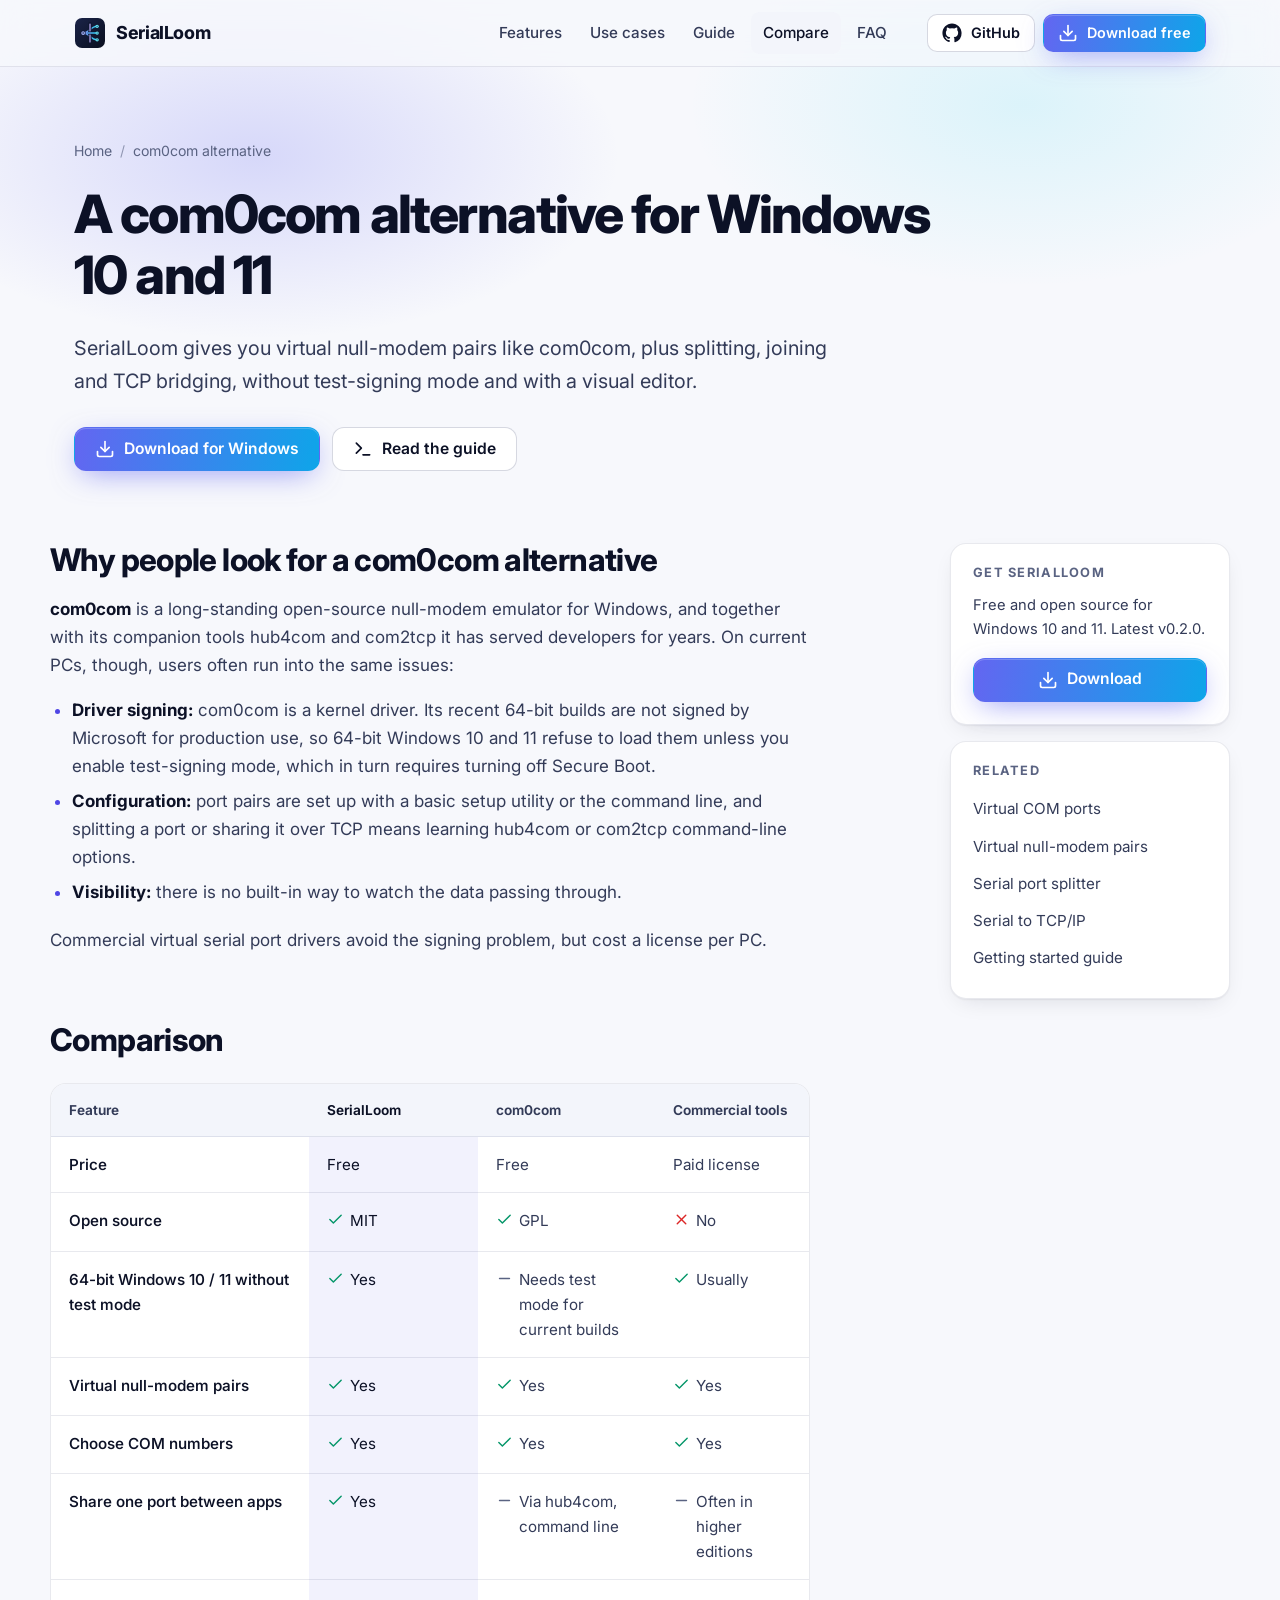
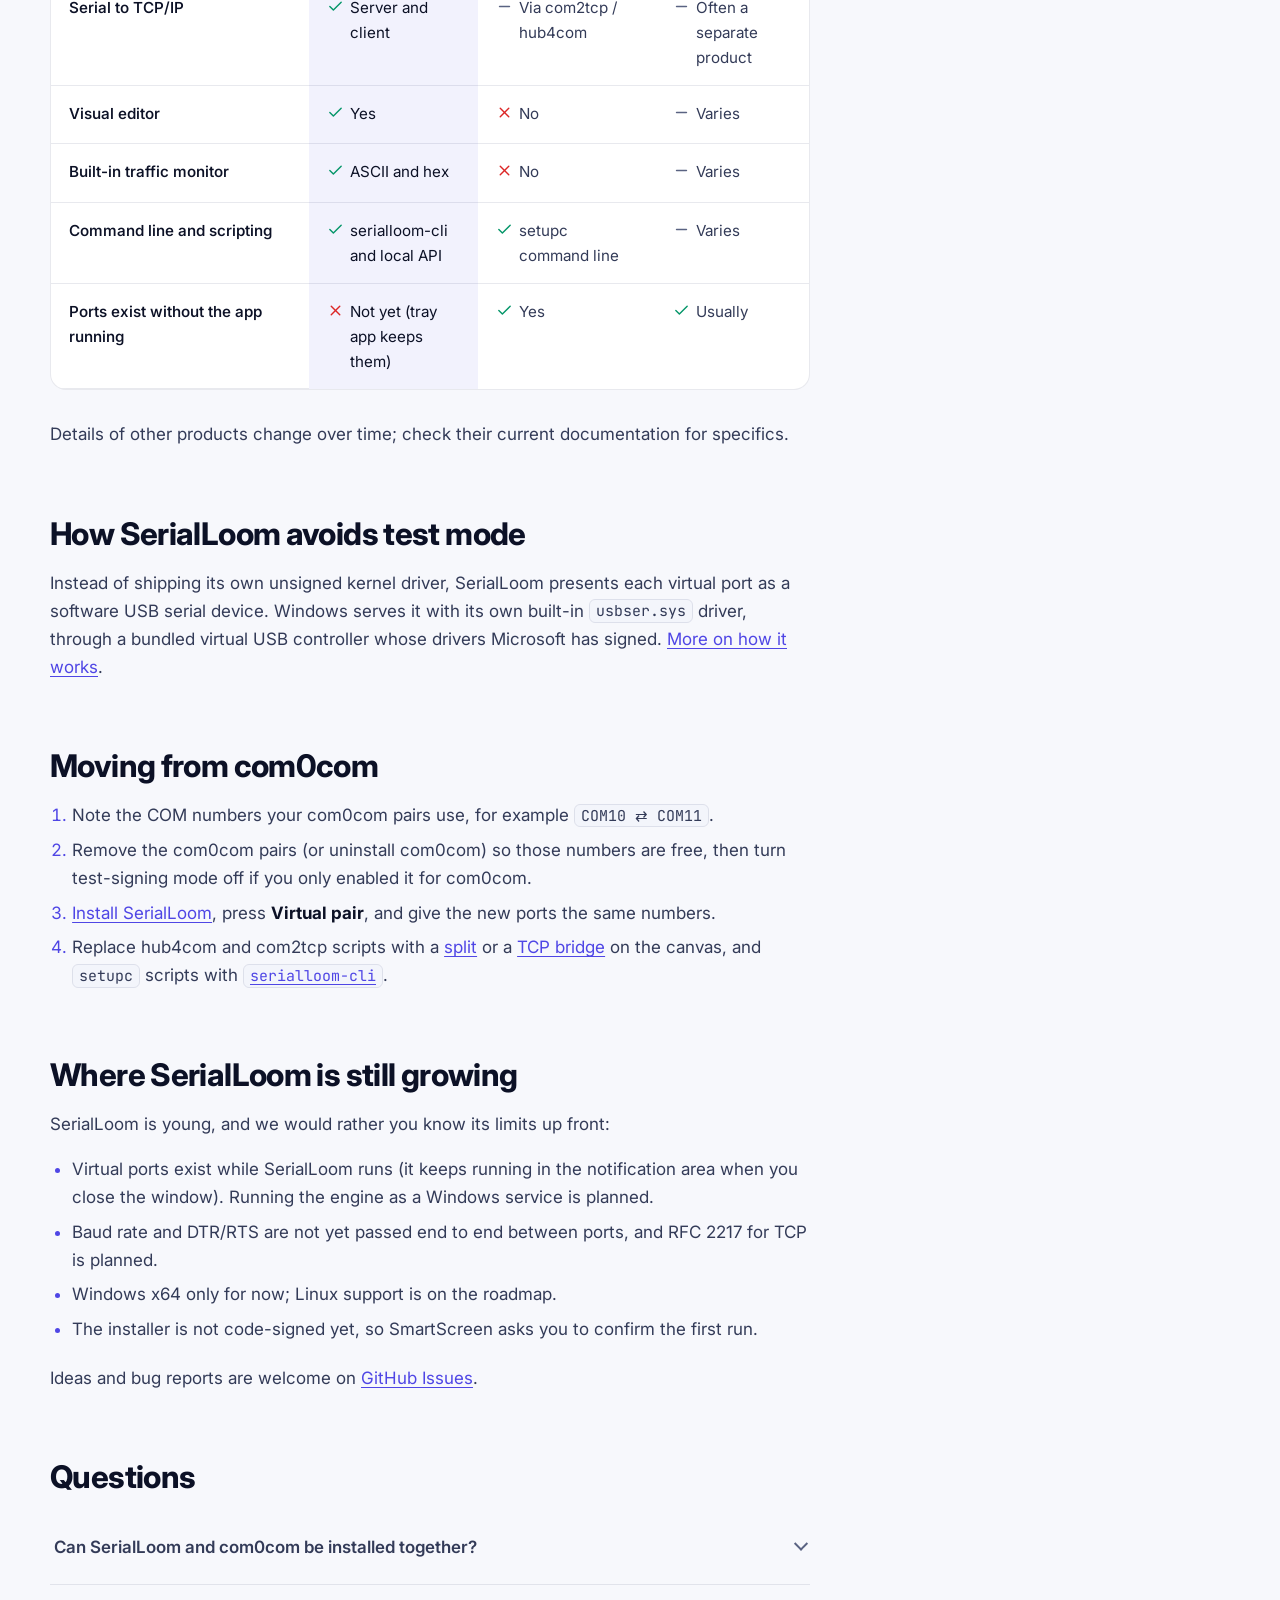
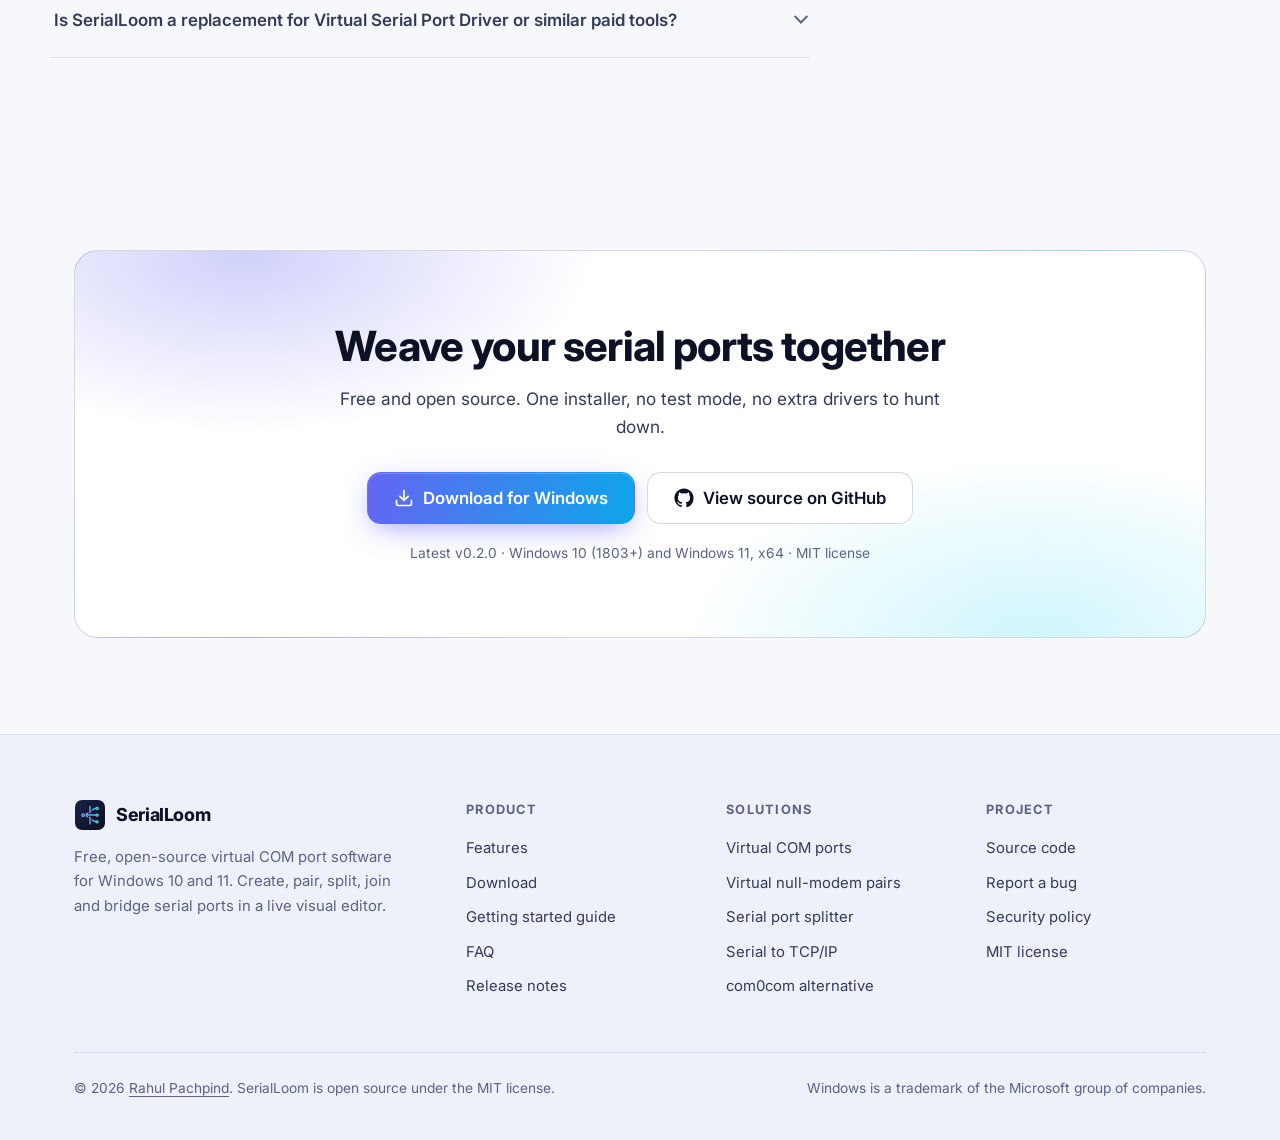
<file: com0com-alternative/index.html>
<!doctype html>
<html lang="en">
<head>
<meta charset="utf-8">
<meta name="viewport" content="width=device-width, initial-scale=1">
<title>com0com Alternative for Windows 10 & 11 (No Test Mode) | SerialLoom</title>
<meta name="description" content="Looking for a com0com alternative that works on 64-bit Windows 10 and 11 without test mode? Compare SerialLoom with com0com and commercial virtual serial port drivers.">
<link rel="canonical" href="https://www.serialloom.com/com0com-alternative/">
<meta name="robots" content="index, follow, max-image-preview:large">
<meta name="author" content="Rahul Pachpind">
<meta name="theme-color" content="#070a14" media="(prefers-color-scheme: dark)">
<meta name="theme-color" content="#f7f8fc" media="(prefers-color-scheme: light)">
<meta name="color-scheme" content="dark light">
<link rel="icon" href="/assets/img/logo.svg" type="image/svg+xml">
<link rel="icon" href="/assets/img/favicon-32.png" sizes="32x32" type="image/png">
<link rel="apple-touch-icon" href="/assets/img/apple-touch-icon.png">
<link rel="manifest" href="/site.webmanifest">
<meta property="og:type" content="website">
<meta property="og:site_name" content="SerialLoom">
<meta property="og:title" content="com0com Alternative for Windows 10 &amp; 11 (No Test Mode) | SerialLoom">
<meta property="og:description" content="Looking for a com0com alternative that works on 64-bit Windows 10 and 11 without test mode? Compare SerialLoom with com0com and commercial virtual serial port drivers.">
<meta property="og:url" content="https://www.serialloom.com/com0com-alternative/">
<meta property="og:image" content="https://www.serialloom.com/assets/img/og-image.png">
<meta property="og:image:width" content="1200">
<meta property="og:image:height" content="630">
<meta property="og:image:alt" content="SerialLoom: virtual COM ports for Windows with a live visual editor">
<meta name="twitter:card" content="summary_large_image">
<meta name="twitter:title" content="com0com Alternative for Windows 10 &amp; 11 (No Test Mode) | SerialLoom">
<meta name="twitter:description" content="Looking for a com0com alternative that works on 64-bit Windows 10 and 11 without test mode? Compare SerialLoom with com0com and commercial virtual serial port drivers.">
<meta name="twitter:image" content="https://www.serialloom.com/assets/img/og-image.png">
<link rel="preconnect" href="https://fonts.googleapis.com">
<link rel="preconnect" href="https://fonts.gstatic.com" crossorigin>
<link rel="stylesheet" href="https://fonts.googleapis.com/css2?family=Inter:wght@400;500;600;700;800&family=JetBrains+Mono:wght@400;500&display=swap">
<link rel="stylesheet" href="/assets/css/site.css">
<script src="/assets/js/site.js" defer></script>
<script type="application/ld+json">{"@context":"https://schema.org","@type":"BreadcrumbList","itemListElement":[{"@type":"ListItem","position":1,"name":"Home","item":"https://www.serialloom.com/"},{"@type":"ListItem","position":2,"name":"com0com alternative","item":"https://www.serialloom.com/com0com-alternative/"}]}</script>
<script type="application/ld+json">{"@context":"https://schema.org","@type":"TechArticle","headline":"A com0com alternative for Windows 10 and 11","description":"Looking for a com0com alternative that works on 64-bit Windows 10 and 11 without test mode? Compare SerialLoom with com0com and commercial virtual serial port drivers.","url":"https://www.serialloom.com/com0com-alternative/","datePublished":"2026-10-27","dateModified":"2026-11-18","author":{"@type":"Person","name":"Rahul Pachpind","url":"https://github.com/RahulP5"},"publisher":{"@type":"Person","name":"Rahul Pachpind","url":"https://github.com/RahulP5"},"image":"https://www.serialloom.com/assets/img/og-image.png","about":{"@type":"SoftwareApplication","name":"SerialLoom","operatingSystem":"Windows 10, Windows 11","applicationCategory":"DeveloperApplication"}}</script>
<script type="application/ld+json">{"@context":"https://schema.org","@type":"FAQPage","mainEntity":[{"@type":"Question","name":"Can SerialLoom and com0com be installed together?","acceptedAnswer":{"@type":"Answer","text":"They use different mechanisms, so they can coexist. Just avoid giving ports from both the same COM number."}},{"@type":"Question","name":"Is SerialLoom a replacement for Virtual Serial Port Driver or similar paid tools?","acceptedAnswer":{"@type":"Answer","text":"For creating virtual ports, pairs, splitting and TCP bridging on a Windows PC, yes, and it is free. Check the limits listed above against your needs."}}]}</script>
</head>
<body>
<a class="skip" href="#main">Skip to content</a>
<header class="site-header">
  <nav class="wrap nav" aria-label="Main">
    <a class="brand" href="/" aria-label="SerialLoom home"><img src="/assets/img/logo.svg" alt="" width="32" height="32">SerialLoom</a>
    <ul class="nav-links">
      <li><a href="/#features">Features</a></li>
      <li><a href="/#use-cases">Use cases</a></li>
      <li><a href="/docs/">Guide</a></li>
      <li><a href="/com0com-alternative/" aria-current="page">Compare</a></li>
      <li><a href="/#faq">FAQ</a></li>
    </ul>
    <div class="nav-cta">
      <a class="btn btn-ghost btn-sm" href="https://github.com/RahulP5/SerialLoom" rel="noopener" aria-label="SerialLoom on GitHub"><svg class="icon" viewBox="0 0 24 24" aria-hidden="true" style="fill:currentColor;stroke:none"><path d="M12 .5C5.65.5.5 5.65.5 12c0 5.08 3.29 9.39 7.86 10.91.58.1.79-.25.79-.56v-2c-3.2.7-3.87-1.37-3.87-1.37-.52-1.33-1.28-1.68-1.28-1.68-1.04-.71.08-.7.08-.7 1.15.08 1.76 1.18 1.76 1.18 1.03 1.76 2.69 1.25 3.35.96.1-.74.4-1.25.73-1.54-2.55-.29-5.24-1.28-5.24-5.69 0-1.26.45-2.28 1.18-3.09-.12-.29-.51-1.46.11-3.05 0 0 .97-.31 3.17 1.18a11 11 0 0 1 5.77 0c2.2-1.49 3.17-1.18 3.17-1.18.63 1.59.23 2.76.11 3.05.74.81 1.18 1.83 1.18 3.09 0 4.42-2.7 5.39-5.26 5.68.41.36.78 1.06.78 2.14v3.17c0 .31.21.67.8.56A11.5 11.5 0 0 0 23.5 12C23.5 5.65 18.35.5 12 .5Z"/></svg><span>GitHub</span></a>
      <a class="btn btn-primary btn-sm" href="/download/"><svg class="icon" viewBox="0 0 24 24" aria-hidden="true"><path d="M21 15v4a2 2 0 0 1-2 2H5a2 2 0 0 1-2-2v-4"/><polyline points="7 10 12 15 17 10"/><line x1="12" x2="12" y1="15" y2="3"/></svg><span>Download<span class="long"> free</span></span></a>
    </div>
    <button class="nav-toggle" type="button" aria-label="Menu" aria-expanded="false"><svg class="icon" viewBox="0 0 24 24" aria-hidden="true"><line x1="4" x2="20" y1="7" y2="7"/><line x1="4" x2="20" y1="12" y2="12"/><line x1="4" x2="20" y1="17" y2="17"/></svg></button>
  </nav>
</header>
<main id="main">
<section class="page-hero">
  <div class="wrap">
    <ol class="crumbs"><li><a href="/">Home</a></li><li aria-current="page">com0com alternative</li></ol>
    <h1>A com0com alternative for Windows 10 and 11</h1>
    <p class="lead">SerialLoom gives you virtual null-modem pairs like com0com, plus splitting, joining and TCP bridging, without test-signing mode and with a visual editor.</p>
    <div class="hero-actions">
      <a class="btn btn-primary" href="https://github.com/RahulP5/SerialLoom/releases/latest" data-download><svg class="icon" viewBox="0 0 24 24" aria-hidden="true"><path d="M21 15v4a2 2 0 0 1-2 2H5a2 2 0 0 1-2-2v-4"/><polyline points="7 10 12 15 17 10"/><line x1="12" x2="12" y1="15" y2="3"/></svg><span>Download for Windows</span></a>
      <a class="btn btn-ghost" href="/docs/"><svg class="icon" viewBox="0 0 24 24" aria-hidden="true"><polyline points="4 17 10 11 4 5"/><line x1="12" x2="20" y1="19" y2="19"/></svg><span>Read the guide</span></a>
    </div>
  </div>
</section>
<div class="wrap article">
  <article class="prose">
<h2>Why people look for a com0com alternative</h2>
<p><strong>com0com</strong> is a long-standing open-source null-modem emulator for Windows, and together with its companion tools hub4com and com2tcp it has served developers for years. On current PCs, though, users often run into the same issues:</p>
<ul>
  <li><strong>Driver signing:</strong> com0com is a kernel driver. Its recent 64-bit builds are not signed by Microsoft for production use, so 64-bit Windows 10 and 11 refuse to load them unless you enable test-signing mode, which in turn requires turning off Secure Boot.</li>
  <li><strong>Configuration:</strong> port pairs are set up with a basic setup utility or the command line, and splitting a port or sharing it over TCP means learning hub4com or com2tcp command-line options.</li>
  <li><strong>Visibility:</strong> there is no built-in way to watch the data passing through.</li>
</ul>
<p>Commercial virtual serial port drivers avoid the signing problem, but cost a license per PC.</p>

<h2>Comparison</h2>
<div class="table-wrap">
  <table>
    <thead>
      <tr><th scope="col">Feature</th><th scope="col" class="us">SerialLoom</th><th scope="col">com0com</th><th scope="col">Commercial tools</th></tr>
    </thead>
    <tbody>
      <tr><th scope="row">Price</th><td class="us">Free</td><td>Free</td><td>Paid license</td></tr>
      <tr><th scope="row">Open source</th><td class="us"><span class="yes"><svg class="icon" viewBox="0 0 24 24" aria-hidden="true"><path d="M20 6 9 17l-5-5"/></svg>MIT</span></td><td><span class="yes"><svg class="icon" viewBox="0 0 24 24" aria-hidden="true"><path d="M20 6 9 17l-5-5"/></svg>GPL</span></td><td><span class="no"><svg class="icon" viewBox="0 0 24 24" aria-hidden="true"><path d="M18 6 6 18"/><path d="m6 6 12 12"/></svg>No</span></td></tr>
      <tr><th scope="row">64-bit Windows 10 / 11 without test mode</th><td class="us"><span class="yes"><svg class="icon" viewBox="0 0 24 24" aria-hidden="true"><path d="M20 6 9 17l-5-5"/></svg>Yes</span></td><td><span class="meh"><svg class="icon" viewBox="0 0 24 24" aria-hidden="true"><path d="M5 12h14"/></svg>Needs test mode for current builds</span></td><td><span class="yes"><svg class="icon" viewBox="0 0 24 24" aria-hidden="true"><path d="M20 6 9 17l-5-5"/></svg>Usually</span></td></tr>
      <tr><th scope="row">Virtual null-modem pairs</th><td class="us"><span class="yes"><svg class="icon" viewBox="0 0 24 24" aria-hidden="true"><path d="M20 6 9 17l-5-5"/></svg>Yes</span></td><td><span class="yes"><svg class="icon" viewBox="0 0 24 24" aria-hidden="true"><path d="M20 6 9 17l-5-5"/></svg>Yes</span></td><td><span class="yes"><svg class="icon" viewBox="0 0 24 24" aria-hidden="true"><path d="M20 6 9 17l-5-5"/></svg>Yes</span></td></tr>
      <tr><th scope="row">Choose COM numbers</th><td class="us"><span class="yes"><svg class="icon" viewBox="0 0 24 24" aria-hidden="true"><path d="M20 6 9 17l-5-5"/></svg>Yes</span></td><td><span class="yes"><svg class="icon" viewBox="0 0 24 24" aria-hidden="true"><path d="M20 6 9 17l-5-5"/></svg>Yes</span></td><td><span class="yes"><svg class="icon" viewBox="0 0 24 24" aria-hidden="true"><path d="M20 6 9 17l-5-5"/></svg>Yes</span></td></tr>
      <tr><th scope="row">Share one port between apps</th><td class="us"><span class="yes"><svg class="icon" viewBox="0 0 24 24" aria-hidden="true"><path d="M20 6 9 17l-5-5"/></svg>Yes</span></td><td><span class="meh"><svg class="icon" viewBox="0 0 24 24" aria-hidden="true"><path d="M5 12h14"/></svg>Via hub4com, command line</span></td><td><span class="meh"><svg class="icon" viewBox="0 0 24 24" aria-hidden="true"><path d="M5 12h14"/></svg>Often in higher editions</span></td></tr>
      <tr><th scope="row">Serial to TCP/IP</th><td class="us"><span class="yes"><svg class="icon" viewBox="0 0 24 24" aria-hidden="true"><path d="M20 6 9 17l-5-5"/></svg>Server and client</span></td><td><span class="meh"><svg class="icon" viewBox="0 0 24 24" aria-hidden="true"><path d="M5 12h14"/></svg>Via com2tcp / hub4com</span></td><td><span class="meh"><svg class="icon" viewBox="0 0 24 24" aria-hidden="true"><path d="M5 12h14"/></svg>Often a separate product</span></td></tr>
      <tr><th scope="row">Visual editor</th><td class="us"><span class="yes"><svg class="icon" viewBox="0 0 24 24" aria-hidden="true"><path d="M20 6 9 17l-5-5"/></svg>Yes</span></td><td><span class="no"><svg class="icon" viewBox="0 0 24 24" aria-hidden="true"><path d="M18 6 6 18"/><path d="m6 6 12 12"/></svg>No</span></td><td><span class="meh"><svg class="icon" viewBox="0 0 24 24" aria-hidden="true"><path d="M5 12h14"/></svg>Varies</span></td></tr>
      <tr><th scope="row">Built-in traffic monitor</th><td class="us"><span class="yes"><svg class="icon" viewBox="0 0 24 24" aria-hidden="true"><path d="M20 6 9 17l-5-5"/></svg>ASCII and hex</span></td><td><span class="no"><svg class="icon" viewBox="0 0 24 24" aria-hidden="true"><path d="M18 6 6 18"/><path d="m6 6 12 12"/></svg>No</span></td><td><span class="meh"><svg class="icon" viewBox="0 0 24 24" aria-hidden="true"><path d="M5 12h14"/></svg>Varies</span></td></tr>
      <tr><th scope="row">Command line and scripting</th><td class="us"><span class="yes"><svg class="icon" viewBox="0 0 24 24" aria-hidden="true"><path d="M20 6 9 17l-5-5"/></svg>serialloom-cli and local API</span></td><td><span class="yes"><svg class="icon" viewBox="0 0 24 24" aria-hidden="true"><path d="M20 6 9 17l-5-5"/></svg>setupc command line</span></td><td><span class="meh"><svg class="icon" viewBox="0 0 24 24" aria-hidden="true"><path d="M5 12h14"/></svg>Varies</span></td></tr>
      <tr><th scope="row">Ports exist without the app running</th><td class="us"><span class="no"><svg class="icon" viewBox="0 0 24 24" aria-hidden="true"><path d="M18 6 6 18"/><path d="m6 6 12 12"/></svg>Not yet (tray app keeps them)</span></td><td><span class="yes"><svg class="icon" viewBox="0 0 24 24" aria-hidden="true"><path d="M20 6 9 17l-5-5"/></svg>Yes</span></td><td><span class="yes"><svg class="icon" viewBox="0 0 24 24" aria-hidden="true"><path d="M20 6 9 17l-5-5"/></svg>Usually</span></td></tr>
    </tbody>
  </table>
</div>
<p>Details of other products change over time; check their current documentation for specifics.</p>

<h2>How SerialLoom avoids test mode</h2>
<p>Instead of shipping its own unsigned kernel driver, SerialLoom presents each virtual port as a software USB serial device. Windows serves it with its own built-in <code>usbser.sys</code> driver, through a bundled virtual USB controller whose drivers Microsoft has signed. <a href="/virtual-com-port-windows/#how">More on how it works</a>.</p>

<h2>Moving from com0com</h2>
<ol>
  <li>Note the COM numbers your com0com pairs use, for example <code>COM10 ⇄ COM11</code>.</li>
  <li>Remove the com0com pairs (or uninstall com0com) so those numbers are free, then turn test-signing mode off if you only enabled it for com0com.</li>
  <li><a href="/download/">Install SerialLoom</a>, press <strong>Virtual pair</strong>, and give the new ports the same numbers.</li>
  <li>Replace hub4com and com2tcp scripts with a <a href="/serial-port-splitter/">split</a> or a <a href="/serial-to-tcp/">TCP bridge</a> on the canvas, and <code>setupc</code> scripts with <a href="/docs/#automation"><code>serialloom-cli</code></a>.</li>
</ol>

<h2>Where SerialLoom is still growing</h2>
<p>SerialLoom is young, and we would rather you know its limits up front:</p>
<ul>
  <li>Virtual ports exist while SerialLoom runs (it keeps running in the notification area when you close the window). Running the engine as a Windows service is planned.</li>
  <li>Baud rate and DTR/RTS are not yet passed end to end between ports, and RFC 2217 for TCP is planned.</li>
  <li>Windows x64 only for now; Linux support is on the roadmap.</li>
  <li>The installer is not code-signed yet, so SmartScreen asks you to confirm the first run.</li>
</ul>
<p>Ideas and bug reports are welcome on <a href="https://github.com/RahulP5/SerialLoom/issues" rel="noopener">GitHub Issues</a>.</p>
<h2 id="faq">Questions</h2>
<div class="faq">
  <details>
    <summary>Can SerialLoom and com0com be installed together?</summary>
    <div class="answer"><p>They use different mechanisms, so they can coexist. Just avoid giving ports from both the same COM number.</p></div>
  </details>
  <details>
    <summary>Is SerialLoom a replacement for Virtual Serial Port Driver or similar paid tools?</summary>
    <div class="answer"><p>For creating virtual ports, pairs, splitting and TCP bridging on a Windows PC, yes, and it is free. Check the limits listed above against your needs.</p></div>
  </details>
</div>
  </article>
  <aside class="aside" aria-label="More">
    <div class="card">
      <h4>Get SerialLoom</h4>
      <p>Free and open source for Windows 10 and 11. Latest <span data-version>v0.2.0</span>.</p>
      <a class="btn btn-primary" href="https://github.com/RahulP5/SerialLoom/releases/latest" data-download><svg class="icon" viewBox="0 0 24 24" aria-hidden="true"><path d="M21 15v4a2 2 0 0 1-2 2H5a2 2 0 0 1-2-2v-4"/><polyline points="7 10 12 15 17 10"/><line x1="12" x2="12" y1="15" y2="3"/></svg><span>Download</span></a>
    </div>
    <div class="card">
      <h4>Related</h4>
      <ul>
        <li><a href="/virtual-com-port-windows/">Virtual COM ports</a></li>
        <li><a href="/virtual-null-modem/">Virtual null-modem pairs</a></li>
        <li><a href="/serial-port-splitter/">Serial port splitter</a></li>
        <li><a href="/serial-to-tcp/">Serial to TCP/IP</a></li>
        <li><a href="/docs/">Getting started guide</a></li>
      </ul>
    </div>
  </aside>
</div>
<section class="section" aria-labelledby="cta-title">
  <div class="wrap">
    <div class="cta reveal">
      <h2 id="cta-title">Weave your serial ports together</h2>
      <p>Free and open source. One installer, no test mode, no extra drivers to hunt down.</p>
      <div class="hero-actions">
        <a class="btn btn-primary btn-lg" href="https://github.com/RahulP5/SerialLoom/releases/latest" data-download><svg class="icon" viewBox="0 0 24 24" aria-hidden="true"><path d="M21 15v4a2 2 0 0 1-2 2H5a2 2 0 0 1-2-2v-4"/><polyline points="7 10 12 15 17 10"/><line x1="12" x2="12" y1="15" y2="3"/></svg><span>Download for Windows</span></a>
        <a class="btn btn-ghost btn-lg" href="https://github.com/RahulP5/SerialLoom" rel="noopener"><svg class="icon" viewBox="0 0 24 24" aria-hidden="true" style="fill:currentColor;stroke:none"><path d="M12 .5C5.65.5.5 5.65.5 12c0 5.08 3.29 9.39 7.86 10.91.58.1.79-.25.79-.56v-2c-3.2.7-3.87-1.37-3.87-1.37-.52-1.33-1.28-1.68-1.28-1.68-1.04-.71.08-.7.08-.7 1.15.08 1.76 1.18 1.76 1.18 1.03 1.76 2.69 1.25 3.35.96.1-.74.4-1.25.73-1.54-2.55-.29-5.24-1.28-5.24-5.69 0-1.26.45-2.28 1.18-3.09-.12-.29-.51-1.46.11-3.05 0 0 .97-.31 3.17 1.18a11 11 0 0 1 5.77 0c2.2-1.49 3.17-1.18 3.17-1.18.63 1.59.23 2.76.11 3.05.74.81 1.18 1.83 1.18 3.09 0 4.42-2.7 5.39-5.26 5.68.41.36.78 1.06.78 2.14v3.17c0 .31.21.67.8.56A11.5 11.5 0 0 0 23.5 12C23.5 5.65 18.35.5 12 .5Z"/></svg><span>View source on GitHub</span></a>
      </div>
      <p class="small">Latest <span data-version>v0.2.0</span> · Windows 10 (1803+) and Windows 11, x64 · MIT license</p>
    </div>
  </div>
</section>
</main>
<footer class="site-footer">
  <div class="wrap">
    <div class="footer-grid">
      <div>
        <a class="brand" href="/"><img src="/assets/img/logo.svg" alt="" width="32" height="32">SerialLoom</a>
        <p>Free, open-source virtual COM port software for Windows 10 and 11. Create, pair, split, join and bridge serial ports in a live visual editor.</p>
      </div>
      <div>
        <h4>Product</h4>
        <ul>
          <li><a href="/#features">Features</a></li>
          <li><a href="/download/">Download</a></li>
          <li><a href="/docs/">Getting started guide</a></li>
          <li><a href="/#faq">FAQ</a></li>
          <li><a href="https://github.com/RahulP5/SerialLoom/releases" rel="noopener">Release notes</a></li>
        </ul>
      </div>
      <div>
        <h4>Solutions</h4>
        <ul>
          <li><a href="/virtual-com-port-windows/">Virtual COM ports</a></li>
          <li><a href="/virtual-null-modem/">Virtual null-modem pairs</a></li>
          <li><a href="/serial-port-splitter/">Serial port splitter</a></li>
          <li><a href="/serial-to-tcp/">Serial to TCP/IP</a></li>
          <li><a href="/com0com-alternative/">com0com alternative</a></li>
        </ul>
      </div>
      <div>
        <h4>Project</h4>
        <ul>
          <li><a href="https://github.com/RahulP5/SerialLoom" rel="noopener">Source code</a></li>
          <li><a href="https://github.com/RahulP5/SerialLoom/issues" rel="noopener">Report a bug</a></li>
          <li><a href="https://github.com/RahulP5/SerialLoom/blob/main/SECURITY.md" rel="noopener">Security policy</a></li>
          <li><a href="https://github.com/RahulP5/SerialLoom/blob/main/LICENSE" rel="noopener">MIT license</a></li>
        </ul>
      </div>
    </div>
    <div class="footer-bottom">
      <span>© <span data-year>2026</span> <a href="https://github.com/RahulP5" rel="noopener">Rahul Pachpind</a>. SerialLoom is open source under the MIT license.</span>
      <span>Windows is a trademark of the Microsoft group of companies.</span>
    </div>
  </div>
</footer>
</body>
</html>
</file>
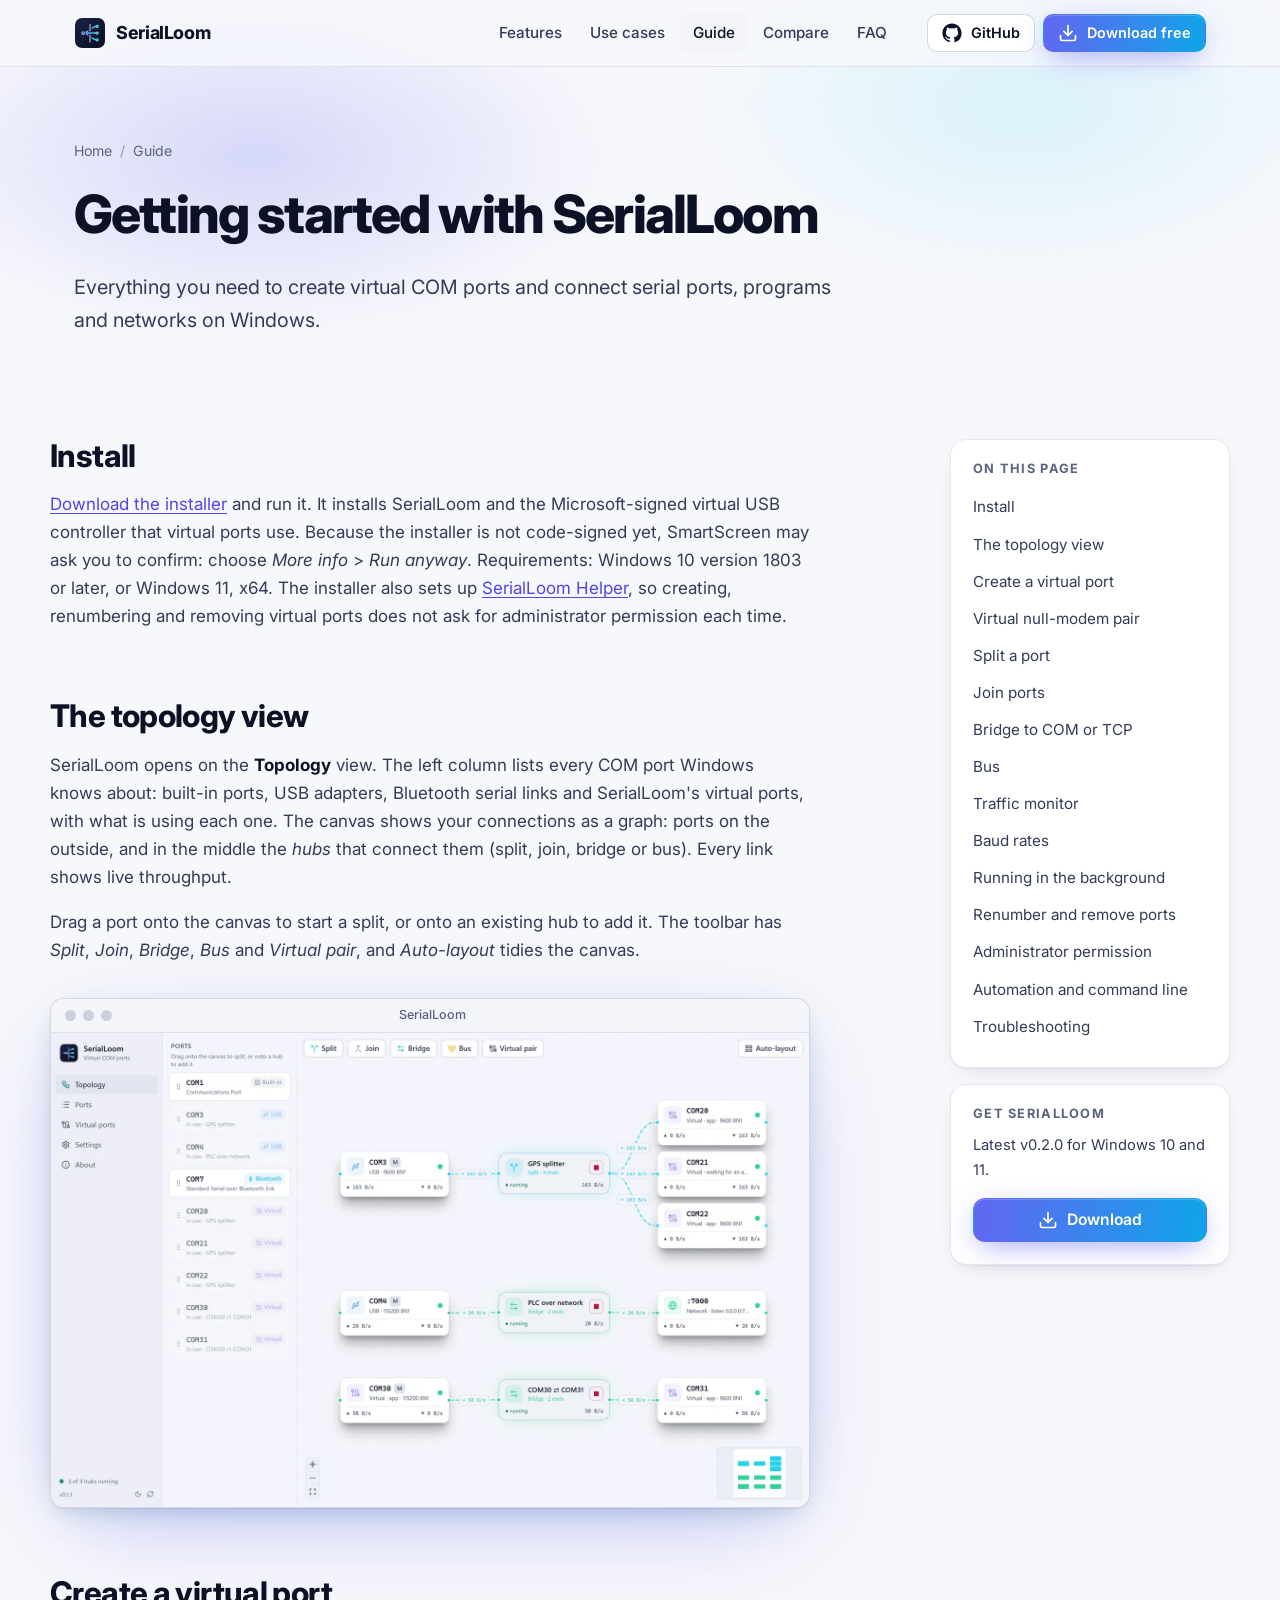
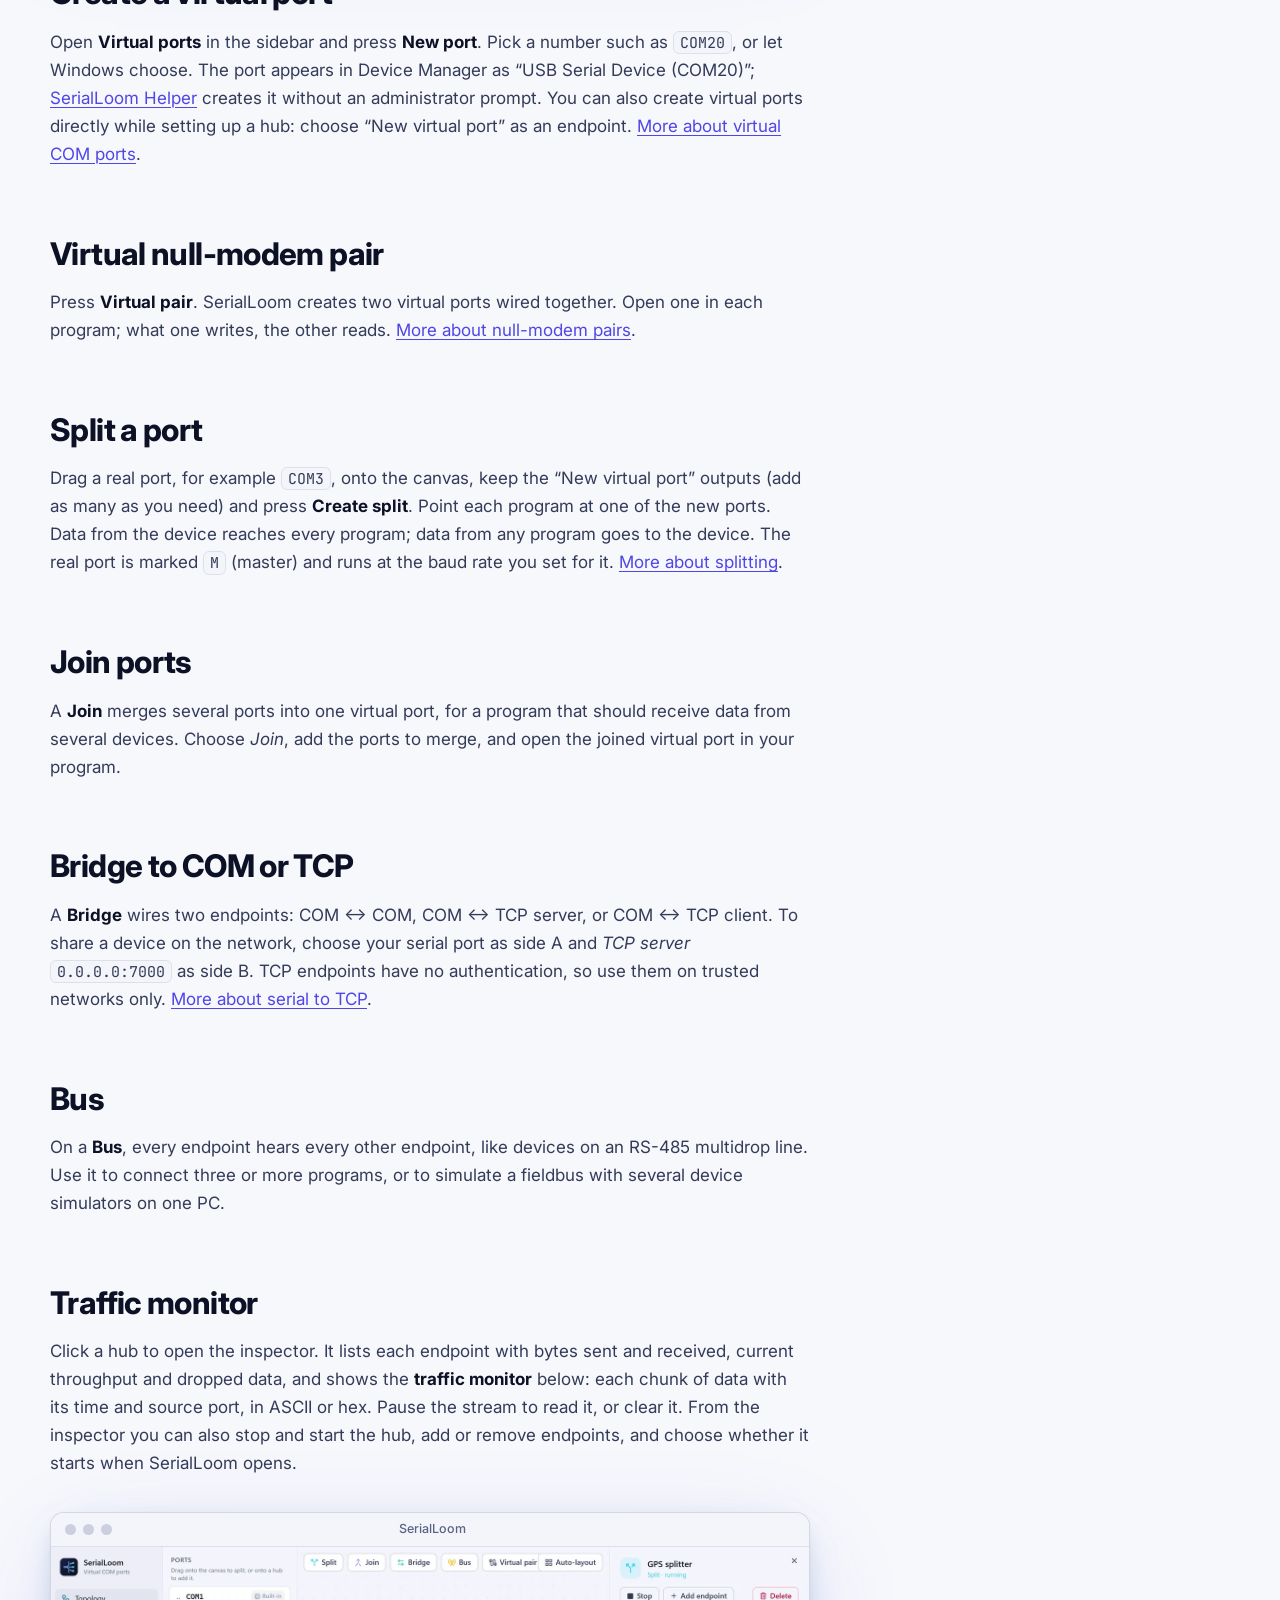
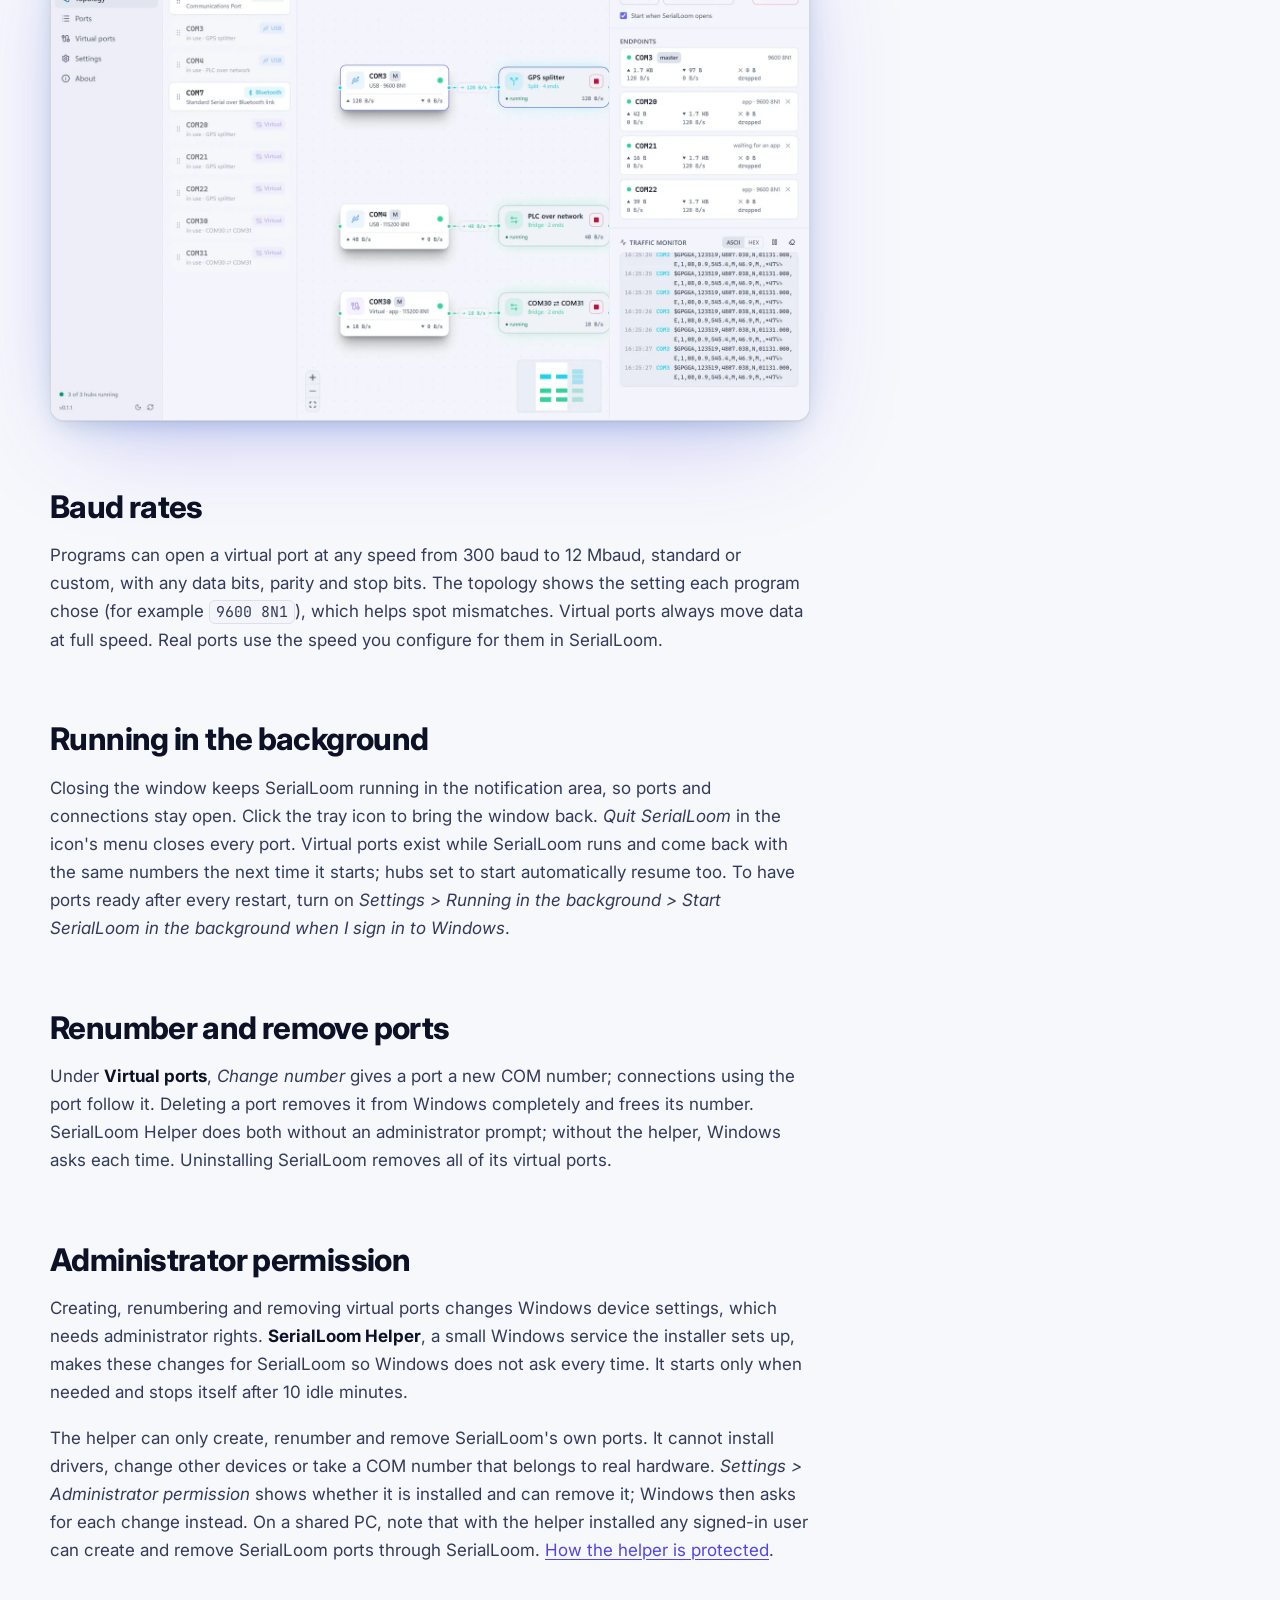
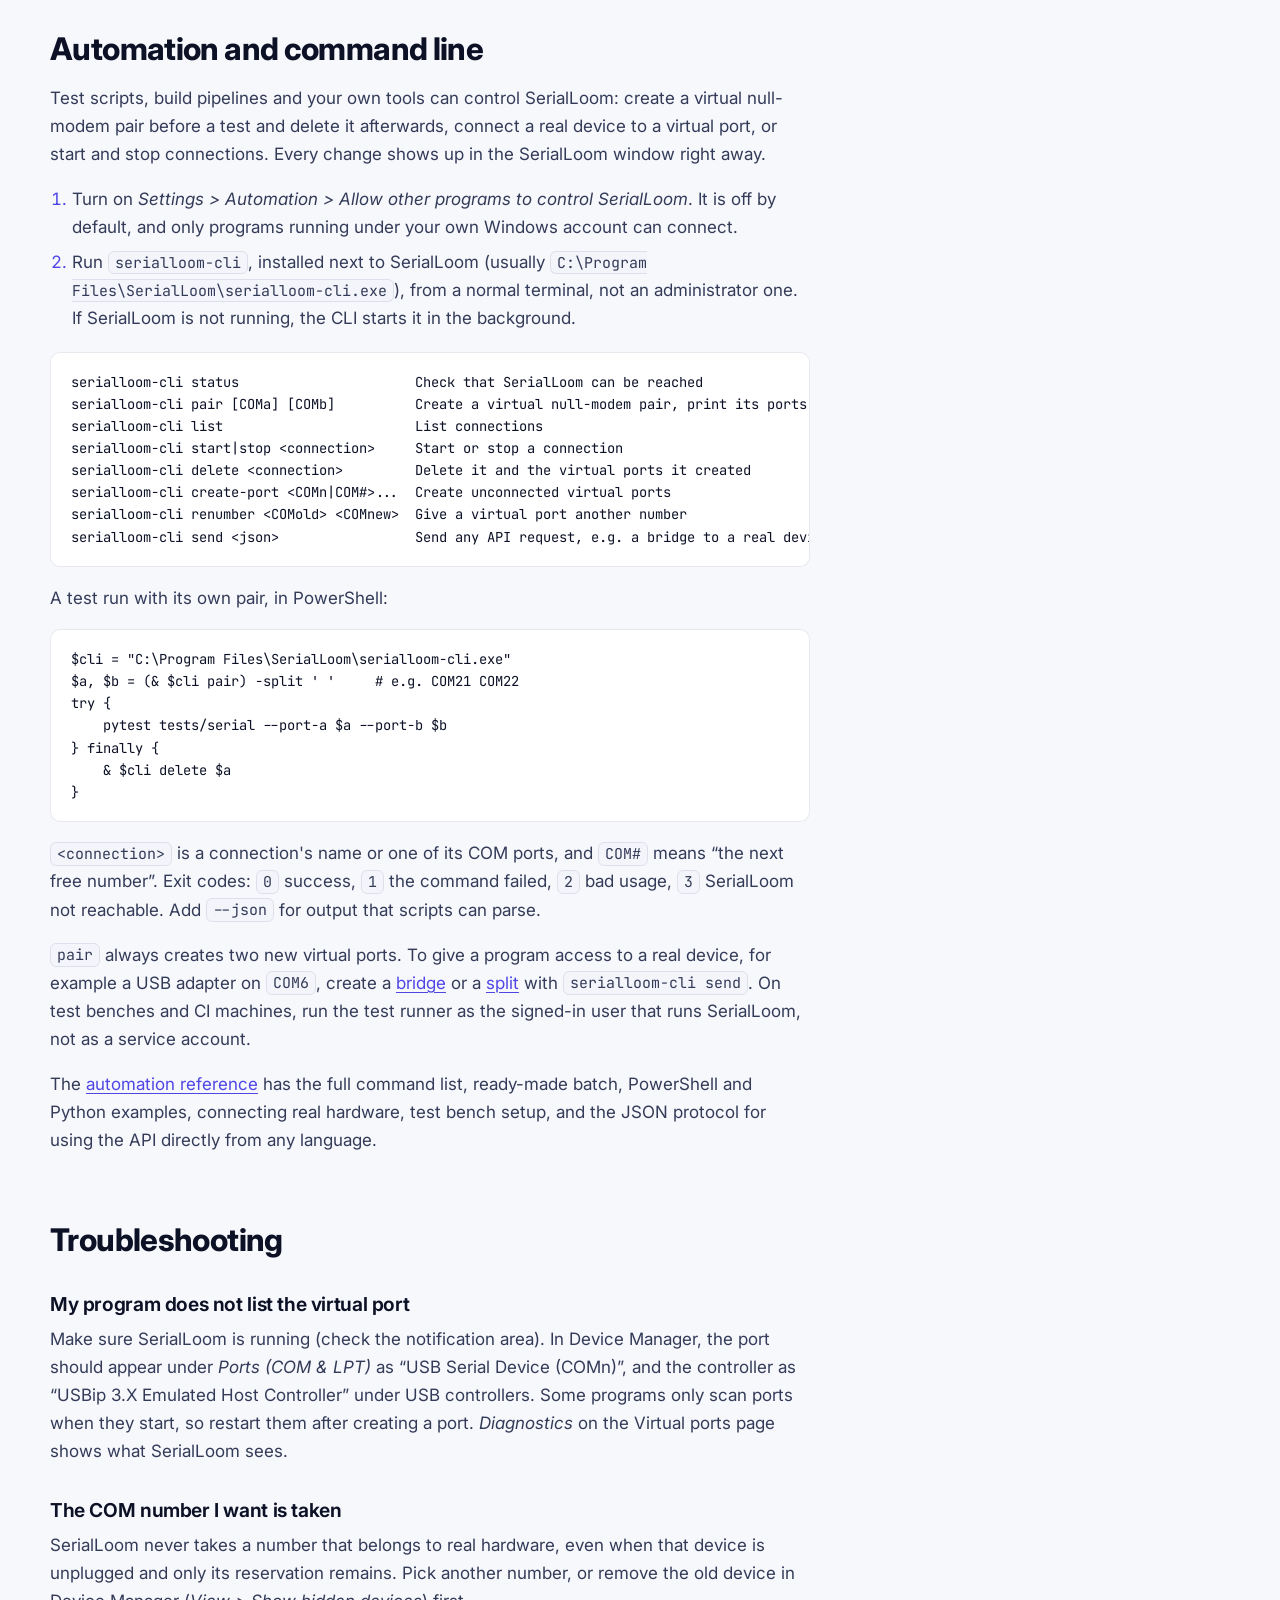
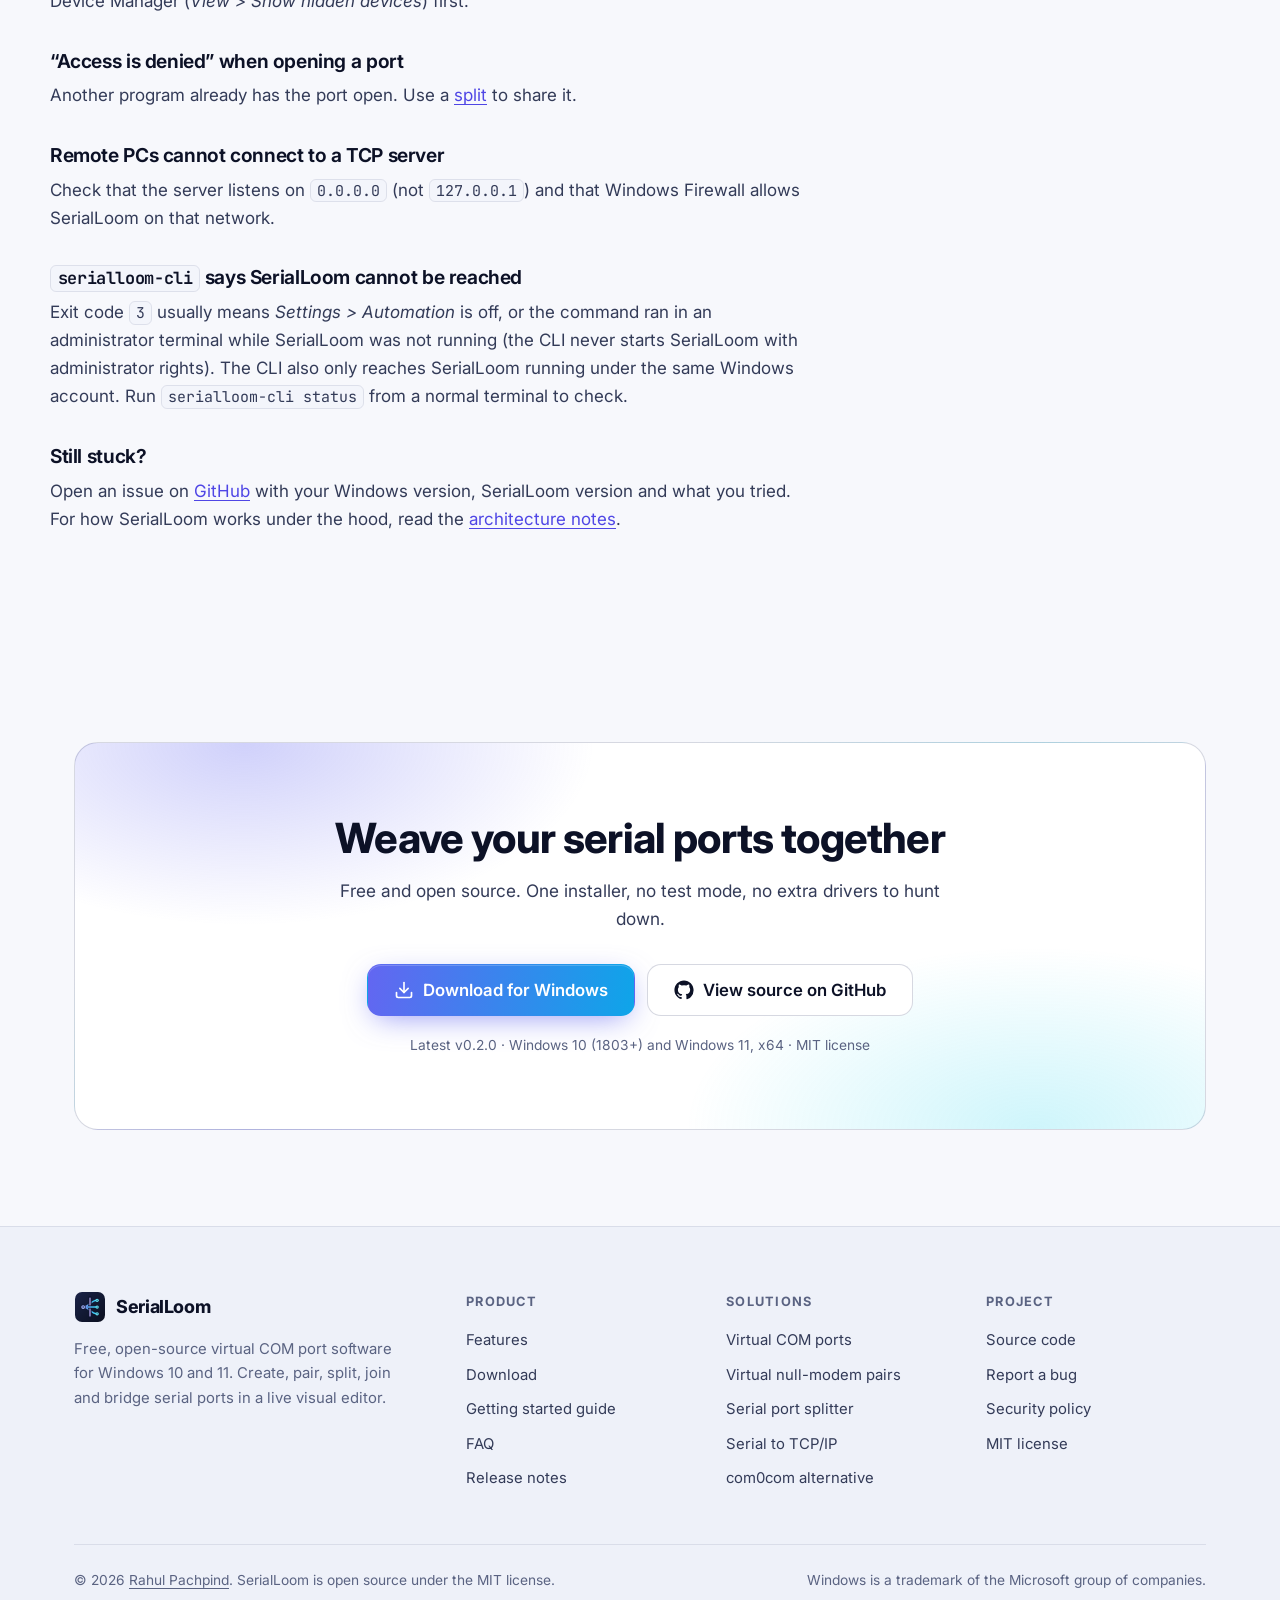
<file: docs/index.html>
<!doctype html>
<html lang="en">
<head>
<meta charset="utf-8">
<meta name="viewport" content="width=device-width, initial-scale=1">
<title>SerialLoom Guide: Getting Started with Virtual COM Ports on Windows</title>
<meta name="description" content="Learn to create virtual COM ports, null-modem pairs, split and join serial ports, bridge COM to TCP and monitor serial traffic with SerialLoom on Windows 10 and 11.">
<link rel="canonical" href="https://www.serialloom.com/docs/">
<meta name="robots" content="index, follow, max-image-preview:large">
<meta name="author" content="Rahul Pachpind">
<meta name="theme-color" content="#070a14" media="(prefers-color-scheme: dark)">
<meta name="theme-color" content="#f7f8fc" media="(prefers-color-scheme: light)">
<meta name="color-scheme" content="dark light">
<link rel="icon" href="/assets/img/logo.svg" type="image/svg+xml">
<link rel="icon" href="/assets/img/favicon-32.png" sizes="32x32" type="image/png">
<link rel="apple-touch-icon" href="/assets/img/apple-touch-icon.png">
<link rel="manifest" href="/site.webmanifest">
<meta property="og:type" content="website">
<meta property="og:site_name" content="SerialLoom">
<meta property="og:title" content="SerialLoom Guide: Getting Started with Virtual COM Ports on Windows">
<meta property="og:description" content="Learn to create virtual COM ports, null-modem pairs, split and join serial ports, bridge COM to TCP and monitor serial traffic with SerialLoom on Windows 10 and 11.">
<meta property="og:url" content="https://www.serialloom.com/docs/">
<meta property="og:image" content="https://www.serialloom.com/assets/img/og-image.png">
<meta property="og:image:width" content="1200">
<meta property="og:image:height" content="630">
<meta property="og:image:alt" content="SerialLoom: virtual COM ports for Windows with a live visual editor">
<meta name="twitter:card" content="summary_large_image">
<meta name="twitter:title" content="SerialLoom Guide: Getting Started with Virtual COM Ports on Windows">
<meta name="twitter:description" content="Learn to create virtual COM ports, null-modem pairs, split and join serial ports, bridge COM to TCP and monitor serial traffic with SerialLoom on Windows 10 and 11.">
<meta name="twitter:image" content="https://www.serialloom.com/assets/img/og-image.png">
<link rel="preconnect" href="https://fonts.googleapis.com">
<link rel="preconnect" href="https://fonts.gstatic.com" crossorigin>
<link rel="stylesheet" href="https://fonts.googleapis.com/css2?family=Inter:wght@400;500;600;700;800&family=JetBrains+Mono:wght@400;500&display=swap">
<link rel="stylesheet" href="/assets/css/site.css">
<script src="/assets/js/site.js" defer></script>
<script type="application/ld+json">{"@context":"https://schema.org","@type":"BreadcrumbList","itemListElement":[{"@type":"ListItem","position":1,"name":"Home","item":"https://www.serialloom.com/"},{"@type":"ListItem","position":2,"name":"Guide","item":"https://www.serialloom.com/docs/"}]}</script>
<script type="application/ld+json">{"@context":"https://schema.org","@type":"TechArticle","headline":"Getting started with SerialLoom","description":"How to create virtual COM ports, pairs, splits, joins, bridges and buses with SerialLoom on Windows.","url":"https://www.serialloom.com/docs/","datePublished":"2026-10-27","dateModified":"2026-11-18","author":{"@type":"Person","name":"Rahul Pachpind","url":"https://github.com/RahulP5"},"publisher":{"@type":"Person","name":"Rahul Pachpind","url":"https://github.com/RahulP5"},"image":"https://www.serialloom.com/assets/img/og-image.png"}</script>
</head>
<body>
<a class="skip" href="#main">Skip to content</a>
<header class="site-header">
  <nav class="wrap nav" aria-label="Main">
    <a class="brand" href="/" aria-label="SerialLoom home"><img src="/assets/img/logo.svg" alt="" width="32" height="32">SerialLoom</a>
    <ul class="nav-links">
      <li><a href="/#features">Features</a></li>
      <li><a href="/#use-cases">Use cases</a></li>
      <li><a href="/docs/" aria-current="page">Guide</a></li>
      <li><a href="/com0com-alternative/">Compare</a></li>
      <li><a href="/#faq">FAQ</a></li>
    </ul>
    <div class="nav-cta">
      <a class="btn btn-ghost btn-sm" href="https://github.com/RahulP5/SerialLoom" rel="noopener" aria-label="SerialLoom on GitHub"><svg class="icon" viewBox="0 0 24 24" aria-hidden="true" style="fill:currentColor;stroke:none"><path d="M12 .5C5.65.5.5 5.65.5 12c0 5.08 3.29 9.39 7.86 10.91.58.1.79-.25.79-.56v-2c-3.2.7-3.87-1.37-3.87-1.37-.52-1.33-1.28-1.68-1.28-1.68-1.04-.71.08-.7.08-.7 1.15.08 1.76 1.18 1.76 1.18 1.03 1.76 2.69 1.25 3.35.96.1-.74.4-1.25.73-1.54-2.55-.29-5.24-1.28-5.24-5.69 0-1.26.45-2.28 1.18-3.09-.12-.29-.51-1.46.11-3.05 0 0 .97-.31 3.17 1.18a11 11 0 0 1 5.77 0c2.2-1.49 3.17-1.18 3.17-1.18.63 1.59.23 2.76.11 3.05.74.81 1.18 1.83 1.18 3.09 0 4.42-2.7 5.39-5.26 5.68.41.36.78 1.06.78 2.14v3.17c0 .31.21.67.8.56A11.5 11.5 0 0 0 23.5 12C23.5 5.65 18.35.5 12 .5Z"/></svg><span>GitHub</span></a>
      <a class="btn btn-primary btn-sm" href="/download/"><svg class="icon" viewBox="0 0 24 24" aria-hidden="true"><path d="M21 15v4a2 2 0 0 1-2 2H5a2 2 0 0 1-2-2v-4"/><polyline points="7 10 12 15 17 10"/><line x1="12" x2="12" y1="15" y2="3"/></svg><span>Download<span class="long"> free</span></span></a>
    </div>
    <button class="nav-toggle" type="button" aria-label="Menu" aria-expanded="false"><svg class="icon" viewBox="0 0 24 24" aria-hidden="true"><line x1="4" x2="20" y1="7" y2="7"/><line x1="4" x2="20" y1="12" y2="12"/><line x1="4" x2="20" y1="17" y2="17"/></svg></button>
  </nav>
</header>
<main id="main">
<section class="page-hero">
  <div class="wrap">
    <ol class="crumbs"><li><a href="/">Home</a></li><li aria-current="page">Guide</li></ol>
    <h1>Getting started with SerialLoom</h1>
    <p class="lead">Everything you need to create virtual COM ports and connect serial ports, programs and networks on Windows.</p>
  </div>
</section>
<div class="wrap article">
  <article class="prose">
<h2 id="install">Install</h2>
<p><a href="/download/">Download the installer</a> and run it. It installs SerialLoom and the Microsoft-signed virtual USB controller that virtual ports use. Because the installer is not code-signed yet, SmartScreen may ask you to confirm: choose <em>More info</em> &gt; <em>Run anyway</em>. Requirements: Windows 10 version 1803 or later, or Windows 11, x64. The installer also sets up <a href="#helper">SerialLoom Helper</a>, so creating, renumbering and removing virtual ports does not ask for administrator permission each time.</p>

<h2 id="topology">The topology view</h2>
<p>SerialLoom opens on the <strong>Topology</strong> view. The left column lists every COM port Windows knows about: built-in ports, USB adapters, Bluetooth serial links and SerialLoom's virtual ports, with what is using each one. The canvas shows your connections as a graph: ports on the outside, and in the middle the <em>hubs</em> that connect them (split, join, bridge or bus). Every link shows live throughput.</p>
<p>Drag a port onto the canvas to start a split, or onto an existing hub to add it. The toolbar has <em>Split</em>, <em>Join</em>, <em>Bridge</em>, <em>Bus</em> and <em>Virtual pair</em>, and <em>Auto-layout</em> tidies the canvas.</p>
<figure class="shot reveal">
  <div class="shot-frame">
    <div class="shot-bar" aria-hidden="true"><i></i><i></i><i></i><em>SerialLoom</em></div>
    <picture>
      <source media="(prefers-color-scheme: light)" type="image/webp" srcset="/assets/img/topology-light-960.webp 960w, /assets/img/topology-light-1600.webp 1600w, /assets/img/topology-light-2880.webp 2880w" sizes="(min-width: 1200px) 1120px, 100vw">
      <img src="/assets/img/topology-dark-1600.webp" srcset="/assets/img/topology-dark-960.webp 960w, /assets/img/topology-dark-1600.webp 1600w, /assets/img/topology-dark-2880.webp 2880w" sizes="(min-width: 1200px) 1120px, 100vw" width="1440" height="900" alt="SerialLoom topology view with ports list, hubs and live throughput" loading="lazy" decoding="async">
    </picture>
  </div>
</figure>

<h2 id="virtual">Create a virtual port</h2>
<p>Open <strong>Virtual ports</strong> in the sidebar and press <strong>New port</strong>. Pick a number such as <code>COM20</code>, or let Windows choose. The port appears in Device Manager as “USB Serial Device (COM20)”; <a href="#helper">SerialLoom Helper</a> creates it without an administrator prompt. You can also create virtual ports directly while setting up a hub: choose “New virtual port” as an endpoint. <a href="/virtual-com-port-windows/">More about virtual COM ports</a>.</p>

<h2 id="pair">Virtual null-modem pair</h2>
<p>Press <strong>Virtual pair</strong>. SerialLoom creates two virtual ports wired together. Open one in each program; what one writes, the other reads. <a href="/virtual-null-modem/">More about null-modem pairs</a>.</p>

<h2 id="split">Split a port</h2>
<p>Drag a real port, for example <code>COM3</code>, onto the canvas, keep the “New virtual port” outputs (add as many as you need) and press <strong>Create split</strong>. Point each program at one of the new ports. Data from the device reaches every program; data from any program goes to the device. The real port is marked <code>M</code> (master) and runs at the baud rate you set for it. <a href="/serial-port-splitter/">More about splitting</a>.</p>

<h2 id="join">Join ports</h2>
<p>A <strong>Join</strong> merges several ports into one virtual port, for a program that should receive data from several devices. Choose <em>Join</em>, add the ports to merge, and open the joined virtual port in your program.</p>

<h2 id="bridge">Bridge to COM or TCP</h2>
<p>A <strong>Bridge</strong> wires two endpoints: COM ↔ COM, COM ↔ TCP server, or COM ↔ TCP client. To share a device on the network, choose your serial port as side A and <em>TCP server</em> <code>0.0.0.0:7000</code> as side B. TCP endpoints have no authentication, so use them on trusted networks only. <a href="/serial-to-tcp/">More about serial to TCP</a>.</p>

<h2 id="bus">Bus</h2>
<p>On a <strong>Bus</strong>, every endpoint hears every other endpoint, like devices on an RS-485 multidrop line. Use it to connect three or more programs, or to simulate a fieldbus with several device simulators on one PC.</p>

<h2 id="monitor">Traffic monitor</h2>
<p>Click a hub to open the inspector. It lists each endpoint with bytes sent and received, current throughput and dropped data, and shows the <strong>traffic monitor</strong> below: each chunk of data with its time and source port, in ASCII or hex. Pause the stream to read it, or clear it. From the inspector you can also stop and start the hub, add or remove endpoints, and choose whether it starts when SerialLoom opens.</p>
<figure class="shot reveal">
  <div class="shot-frame">
    <div class="shot-bar" aria-hidden="true"><i></i><i></i><i></i><em>SerialLoom</em></div>
    <picture>
      <source media="(prefers-color-scheme: light)" type="image/webp" srcset="/assets/img/inspector-light-960.webp 960w, /assets/img/inspector-light-1600.webp 1600w, /assets/img/inspector-light-2880.webp 2880w" sizes="(min-width: 1200px) 1120px, 100vw">
      <img src="/assets/img/inspector-dark-1600.webp" srcset="/assets/img/inspector-dark-960.webp 960w, /assets/img/inspector-dark-1600.webp 1600w, /assets/img/inspector-dark-2880.webp 2880w" sizes="(min-width: 1200px) 1120px, 100vw" width="1440" height="900" alt="SerialLoom inspector with endpoint statistics and the traffic monitor showing NMEA data" loading="lazy" decoding="async">
    </picture>
  </div>
</figure>

<h2 id="baud">Baud rates</h2>
<p>Programs can open a virtual port at any speed from 300 baud to 12 Mbaud, standard or custom, with any data bits, parity and stop bits. The topology shows the setting each program chose (for example <code>9600 8N1</code>), which helps spot mismatches. Virtual ports always move data at full speed. Real ports use the speed you configure for them in SerialLoom.</p>

<h2 id="background">Running in the background</h2>
<p>Closing the window keeps SerialLoom running in the notification area, so ports and connections stay open. Click the tray icon to bring the window back. <em>Quit SerialLoom</em> in the icon's menu closes every port. Virtual ports exist while SerialLoom runs and come back with the same numbers the next time it starts; hubs set to start automatically resume too. To have ports ready after every restart, turn on <em>Settings &gt; Running in the background &gt; Start SerialLoom in the background when I sign in to Windows</em>.</p>

<h2 id="remove">Renumber and remove ports</h2>
<p>Under <strong>Virtual ports</strong>, <em>Change number</em> gives a port a new COM number; connections using the port follow it. Deleting a port removes it from Windows completely and frees its number. SerialLoom Helper does both without an administrator prompt; without the helper, Windows asks each time. Uninstalling SerialLoom removes all of its virtual ports.</p>

<h2 id="helper">Administrator permission</h2>
<p>Creating, renumbering and removing virtual ports changes Windows device settings, which needs administrator rights. <strong>SerialLoom Helper</strong>, a small Windows service the installer sets up, makes these changes for SerialLoom so Windows does not ask every time. It starts only when needed and stops itself after 10 idle minutes.</p>
<p>The helper can only create, renumber and remove SerialLoom's own ports. It cannot install drivers, change other devices or take a COM number that belongs to real hardware. <em>Settings &gt; Administrator permission</em> shows whether it is installed and can remove it; Windows then asks for each change instead. On a shared PC, note that with the helper installed any signed-in user can create and remove SerialLoom ports through SerialLoom. <a href="https://github.com/RahulP5/SerialLoom/blob/main/docs/AUTOMATION.md#serialloom-helper" rel="noopener">How the helper is protected</a>.</p>

<h2 id="automation">Automation and command line</h2>
<p>Test scripts, build pipelines and your own tools can control SerialLoom: create a virtual null-modem pair before a test and delete it afterwards, connect a real device to a virtual port, or start and stop connections. Every change shows up in the SerialLoom window right away.</p>
<ol>
  <li>Turn on <em>Settings &gt; Automation &gt; Allow other programs to control SerialLoom</em>. It is off by default, and only programs running under your own Windows account can connect.</li>
  <li>Run <code>serialloom-cli</code>, installed next to SerialLoom (usually <code>C:\Program Files\SerialLoom\serialloom-cli.exe</code>), from a normal terminal, not an administrator one. If SerialLoom is not running, the CLI starts it in the background.</li>
</ol>
<pre><code>serialloom-cli status                      Check that SerialLoom can be reached
serialloom-cli pair [COMa] [COMb]          Create a virtual null-modem pair, print its ports
serialloom-cli list                        List connections
serialloom-cli start|stop &lt;connection&gt;     Start or stop a connection
serialloom-cli delete &lt;connection&gt;         Delete it and the virtual ports it created
serialloom-cli create-port &lt;COMn|COM#&gt;...  Create unconnected virtual ports
serialloom-cli renumber &lt;COMold&gt; &lt;COMnew&gt;  Give a virtual port another number
serialloom-cli send &lt;json&gt;                 Send any API request, e.g. a bridge to a real device</code></pre>
<p>A test run with its own pair, in PowerShell:</p>
<pre><code>$cli = "C:\Program Files\SerialLoom\serialloom-cli.exe"
$a, $b = (&amp; $cli pair) -split ' '     # e.g. COM21 COM22
try {
    pytest tests/serial --port-a $a --port-b $b
} finally {
    &amp; $cli delete $a
}</code></pre>
<p><code>&lt;connection&gt;</code> is a connection's name or one of its COM ports, and <code>COM#</code> means “the next free number”. Exit codes: <code>0</code> success, <code>1</code> the command failed, <code>2</code> bad usage, <code>3</code> SerialLoom not reachable. Add <code>--json</code> for output that scripts can parse.</p>
<p><code>pair</code> always creates two new virtual ports. To give a program access to a real device, for example a USB adapter on <code>COM6</code>, create a <a href="#bridge">bridge</a> or a <a href="#split">split</a> with <code>serialloom-cli send</code>. On test benches and CI machines, run the test runner as the signed-in user that runs SerialLoom, not as a service account.</p>
<p>The <a href="https://github.com/RahulP5/SerialLoom/blob/main/docs/AUTOMATION.md" rel="noopener">automation reference</a> has the full command list, ready-made batch, PowerShell and Python examples, connecting real hardware, test bench setup, and the JSON protocol for using the API directly from any language.</p>

<h2 id="troubleshooting">Troubleshooting</h2>
<h3>My program does not list the virtual port</h3>
<p>Make sure SerialLoom is running (check the notification area). In Device Manager, the port should appear under <em>Ports (COM &amp; LPT)</em> as “USB Serial Device (COMn)”, and the controller as “USBip 3.X Emulated Host Controller” under USB controllers. Some programs only scan ports when they start, so restart them after creating a port. <em>Diagnostics</em> on the Virtual ports page shows what SerialLoom sees.</p>
<h3>The COM number I want is taken</h3>
<p>SerialLoom never takes a number that belongs to real hardware, even when that device is unplugged and only its reservation remains. Pick another number, or remove the old device in Device Manager (<em>View &gt; Show hidden devices</em>) first.</p>
<h3>“Access is denied” when opening a port</h3>
<p>Another program already has the port open. Use a <a href="/serial-port-splitter/">split</a> to share it.</p>
<h3>Remote PCs cannot connect to a TCP server</h3>
<p>Check that the server listens on <code>0.0.0.0</code> (not <code>127.0.0.1</code>) and that Windows Firewall allows SerialLoom on that network.</p>
<h3><code>serialloom-cli</code> says SerialLoom cannot be reached</h3>
<p>Exit code <code>3</code> usually means <em>Settings &gt; Automation</em> is off, or the command ran in an administrator terminal while SerialLoom was not running (the CLI never starts SerialLoom with administrator rights). The CLI also only reaches SerialLoom running under the same Windows account. Run <code>serialloom-cli status</code> from a normal terminal to check.</p>
<h3>Still stuck?</h3>
<p>Open an issue on <a href="https://github.com/RahulP5/SerialLoom/issues" rel="noopener">GitHub</a> with your Windows version, SerialLoom version and what you tried. For how SerialLoom works under the hood, read the <a href="https://github.com/RahulP5/SerialLoom/blob/main/docs/ARCHITECTURE.md" rel="noopener">architecture notes</a>.</p>
  </article>
  <aside class="aside" aria-label="On this page">
    <div class="card">
      <h4>On this page</h4>
      <ul>
        <li><a href="#install">Install</a></li>
        <li><a href="#topology">The topology view</a></li>
        <li><a href="#virtual">Create a virtual port</a></li>
        <li><a href="#pair">Virtual null-modem pair</a></li>
        <li><a href="#split">Split a port</a></li>
        <li><a href="#join">Join ports</a></li>
        <li><a href="#bridge">Bridge to COM or TCP</a></li>
        <li><a href="#bus">Bus</a></li>
        <li><a href="#monitor">Traffic monitor</a></li>
        <li><a href="#baud">Baud rates</a></li>
        <li><a href="#background">Running in the background</a></li>
        <li><a href="#remove">Renumber and remove ports</a></li>
        <li><a href="#helper">Administrator permission</a></li>
        <li><a href="#automation">Automation and command line</a></li>
        <li><a href="#troubleshooting">Troubleshooting</a></li>
      </ul>
    </div>
    <div class="card">
      <h4>Get SerialLoom</h4>
      <p>Latest <span data-version>v0.2.0</span> for Windows 10 and 11.</p>
      <a class="btn btn-primary" href="https://github.com/RahulP5/SerialLoom/releases/latest" data-download><svg class="icon" viewBox="0 0 24 24" aria-hidden="true"><path d="M21 15v4a2 2 0 0 1-2 2H5a2 2 0 0 1-2-2v-4"/><polyline points="7 10 12 15 17 10"/><line x1="12" x2="12" y1="15" y2="3"/></svg><span>Download</span></a>
    </div>
  </aside>
</div>
<section class="section" aria-labelledby="cta-title">
  <div class="wrap">
    <div class="cta reveal">
      <h2 id="cta-title">Weave your serial ports together</h2>
      <p>Free and open source. One installer, no test mode, no extra drivers to hunt down.</p>
      <div class="hero-actions">
        <a class="btn btn-primary btn-lg" href="https://github.com/RahulP5/SerialLoom/releases/latest" data-download><svg class="icon" viewBox="0 0 24 24" aria-hidden="true"><path d="M21 15v4a2 2 0 0 1-2 2H5a2 2 0 0 1-2-2v-4"/><polyline points="7 10 12 15 17 10"/><line x1="12" x2="12" y1="15" y2="3"/></svg><span>Download for Windows</span></a>
        <a class="btn btn-ghost btn-lg" href="https://github.com/RahulP5/SerialLoom" rel="noopener"><svg class="icon" viewBox="0 0 24 24" aria-hidden="true" style="fill:currentColor;stroke:none"><path d="M12 .5C5.65.5.5 5.65.5 12c0 5.08 3.29 9.39 7.86 10.91.58.1.79-.25.79-.56v-2c-3.2.7-3.87-1.37-3.87-1.37-.52-1.33-1.28-1.68-1.28-1.68-1.04-.71.08-.7.08-.7 1.15.08 1.76 1.18 1.76 1.18 1.03 1.76 2.69 1.25 3.35.96.1-.74.4-1.25.73-1.54-2.55-.29-5.24-1.28-5.24-5.69 0-1.26.45-2.28 1.18-3.09-.12-.29-.51-1.46.11-3.05 0 0 .97-.31 3.17 1.18a11 11 0 0 1 5.77 0c2.2-1.49 3.17-1.18 3.17-1.18.63 1.59.23 2.76.11 3.05.74.81 1.18 1.83 1.18 3.09 0 4.42-2.7 5.39-5.26 5.68.41.36.78 1.06.78 2.14v3.17c0 .31.21.67.8.56A11.5 11.5 0 0 0 23.5 12C23.5 5.65 18.35.5 12 .5Z"/></svg><span>View source on GitHub</span></a>
      </div>
      <p class="small">Latest <span data-version>v0.2.0</span> · Windows 10 (1803+) and Windows 11, x64 · MIT license</p>
    </div>
  </div>
</section>
</main>
<footer class="site-footer">
  <div class="wrap">
    <div class="footer-grid">
      <div>
        <a class="brand" href="/"><img src="/assets/img/logo.svg" alt="" width="32" height="32">SerialLoom</a>
        <p>Free, open-source virtual COM port software for Windows 10 and 11. Create, pair, split, join and bridge serial ports in a live visual editor.</p>
      </div>
      <div>
        <h4>Product</h4>
        <ul>
          <li><a href="/#features">Features</a></li>
          <li><a href="/download/">Download</a></li>
          <li><a href="/docs/">Getting started guide</a></li>
          <li><a href="/#faq">FAQ</a></li>
          <li><a href="https://github.com/RahulP5/SerialLoom/releases" rel="noopener">Release notes</a></li>
        </ul>
      </div>
      <div>
        <h4>Solutions</h4>
        <ul>
          <li><a href="/virtual-com-port-windows/">Virtual COM ports</a></li>
          <li><a href="/virtual-null-modem/">Virtual null-modem pairs</a></li>
          <li><a href="/serial-port-splitter/">Serial port splitter</a></li>
          <li><a href="/serial-to-tcp/">Serial to TCP/IP</a></li>
          <li><a href="/com0com-alternative/">com0com alternative</a></li>
        </ul>
      </div>
      <div>
        <h4>Project</h4>
        <ul>
          <li><a href="https://github.com/RahulP5/SerialLoom" rel="noopener">Source code</a></li>
          <li><a href="https://github.com/RahulP5/SerialLoom/issues" rel="noopener">Report a bug</a></li>
          <li><a href="https://github.com/RahulP5/SerialLoom/blob/main/SECURITY.md" rel="noopener">Security policy</a></li>
          <li><a href="https://github.com/RahulP5/SerialLoom/blob/main/LICENSE" rel="noopener">MIT license</a></li>
        </ul>
      </div>
    </div>
    <div class="footer-bottom">
      <span>© <span data-year>2026</span> <a href="https://github.com/RahulP5" rel="noopener">Rahul Pachpind</a>. SerialLoom is open source under the MIT license.</span>
      <span>Windows is a trademark of the Microsoft group of companies.</span>
    </div>
  </div>
</footer>
</body>
</html>
</file>
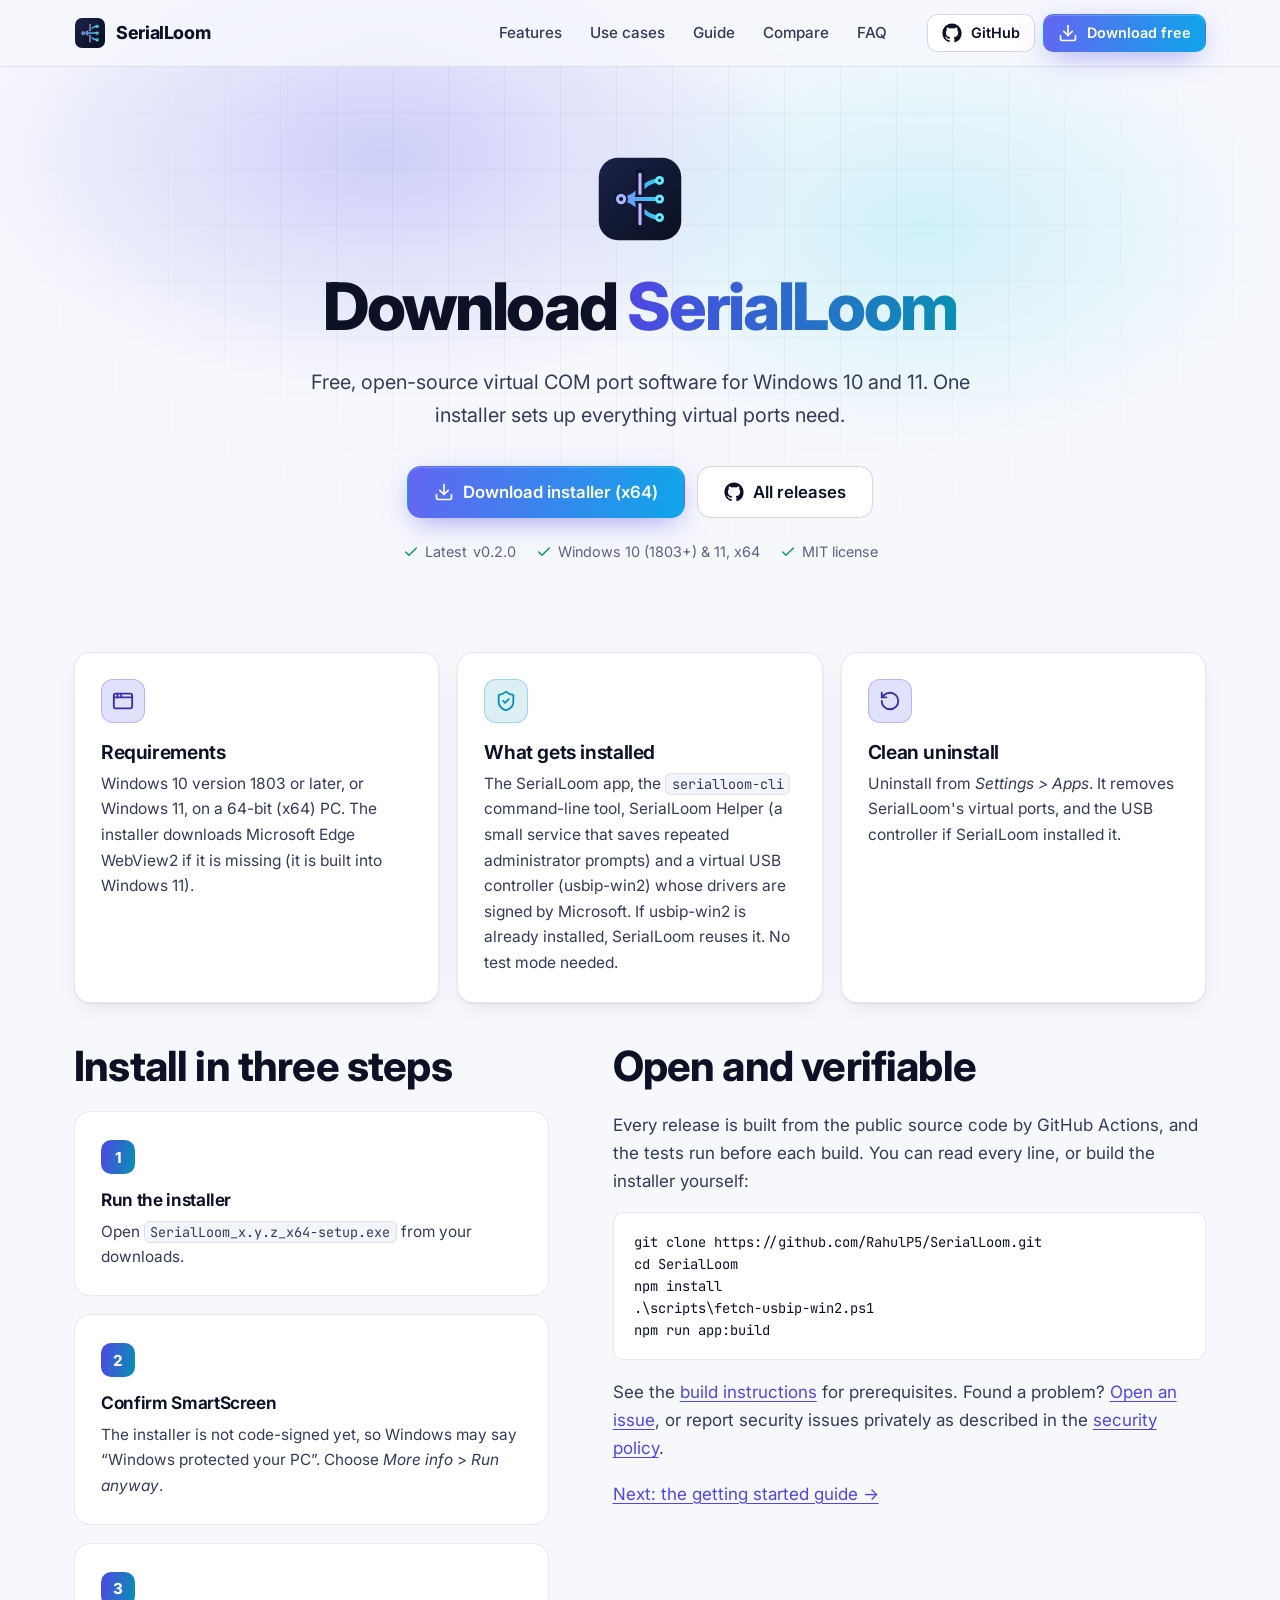
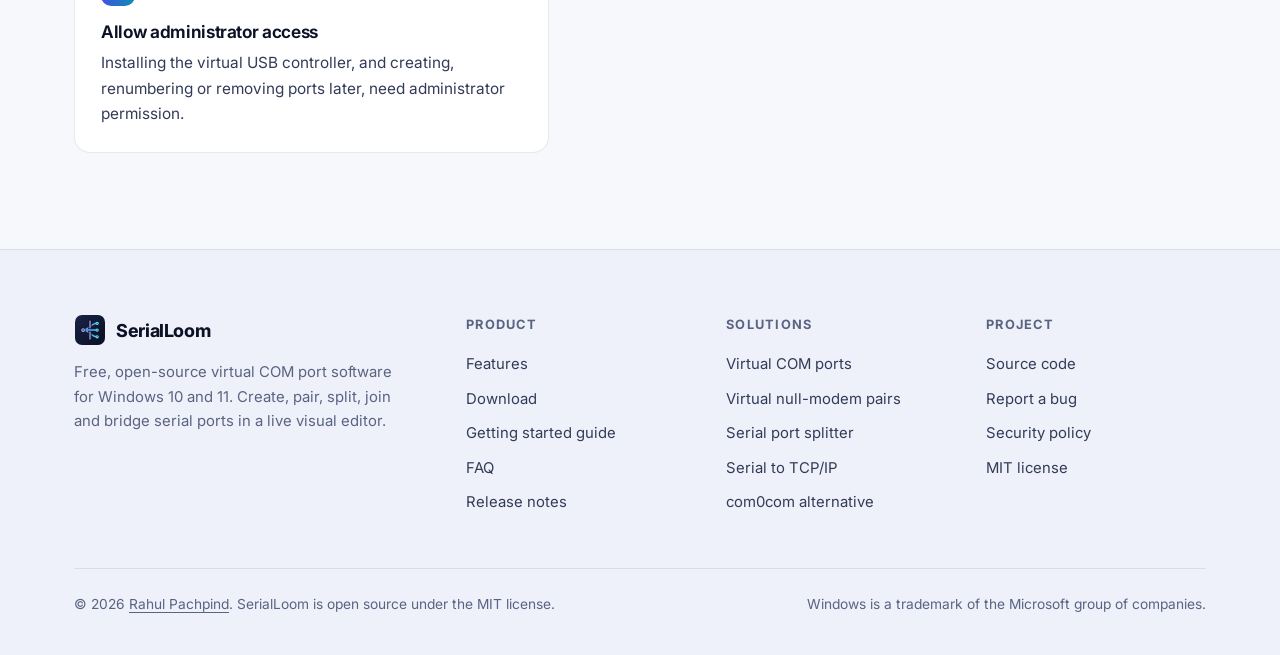
<file: download/index.html>
<!doctype html>
<html lang="en">
<head>
<meta charset="utf-8">
<meta name="viewport" content="width=device-width, initial-scale=1">
<title>Download SerialLoom: Free Virtual Serial Port Software for Windows</title>
<meta name="description" content="Download SerialLoom, the free and open-source virtual COM port manager for Windows 10 and 11 (x64). One installer, no test mode, no extra drivers.">
<link rel="canonical" href="https://www.serialloom.com/download/">
<meta name="robots" content="index, follow, max-image-preview:large">
<meta name="author" content="Rahul Pachpind">
<meta name="theme-color" content="#070a14" media="(prefers-color-scheme: dark)">
<meta name="theme-color" content="#f7f8fc" media="(prefers-color-scheme: light)">
<meta name="color-scheme" content="dark light">
<link rel="icon" href="/assets/img/logo.svg" type="image/svg+xml">
<link rel="icon" href="/assets/img/favicon-32.png" sizes="32x32" type="image/png">
<link rel="apple-touch-icon" href="/assets/img/apple-touch-icon.png">
<link rel="manifest" href="/site.webmanifest">
<meta property="og:type" content="website">
<meta property="og:site_name" content="SerialLoom">
<meta property="og:title" content="Download SerialLoom: Free Virtual Serial Port Software for Windows">
<meta property="og:description" content="Download SerialLoom, the free and open-source virtual COM port manager for Windows 10 and 11 (x64). One installer, no test mode, no extra drivers.">
<meta property="og:url" content="https://www.serialloom.com/download/">
<meta property="og:image" content="https://www.serialloom.com/assets/img/og-image.png">
<meta property="og:image:width" content="1200">
<meta property="og:image:height" content="630">
<meta property="og:image:alt" content="SerialLoom: virtual COM ports for Windows with a live visual editor">
<meta name="twitter:card" content="summary_large_image">
<meta name="twitter:title" content="Download SerialLoom: Free Virtual Serial Port Software for Windows">
<meta name="twitter:description" content="Download SerialLoom, the free and open-source virtual COM port manager for Windows 10 and 11 (x64). One installer, no test mode, no extra drivers.">
<meta name="twitter:image" content="https://www.serialloom.com/assets/img/og-image.png">
<link rel="preconnect" href="https://fonts.googleapis.com">
<link rel="preconnect" href="https://fonts.gstatic.com" crossorigin>
<link rel="stylesheet" href="https://fonts.googleapis.com/css2?family=Inter:wght@400;500;600;700;800&family=JetBrains+Mono:wght@400;500&display=swap">
<link rel="stylesheet" href="/assets/css/site.css">
<script src="/assets/js/site.js" defer></script>
<script type="application/ld+json">{"@context":"https://schema.org","@type":"BreadcrumbList","itemListElement":[{"@type":"ListItem","position":1,"name":"Home","item":"https://www.serialloom.com/"},{"@type":"ListItem","position":2,"name":"Download","item":"https://www.serialloom.com/download/"}]}</script>
<script type="application/ld+json">{"@context":"https://schema.org","@type":"SoftwareApplication","name":"SerialLoom","applicationCategory":"DeveloperApplication","operatingSystem":"Windows 10 (1803 or later), Windows 11","softwareVersion":"0.2.0","downloadUrl":"https://github.com/RahulP5/SerialLoom/releases/latest","offers":{"@type":"Offer","price":"0","priceCurrency":"USD"},"author":{"@type":"Person","name":"Rahul Pachpind","url":"https://github.com/RahulP5"}}</script>
</head>
<body>
<a class="skip" href="#main">Skip to content</a>
<header class="site-header">
  <nav class="wrap nav" aria-label="Main">
    <a class="brand" href="/" aria-label="SerialLoom home"><img src="/assets/img/logo.svg" alt="" width="32" height="32">SerialLoom</a>
    <ul class="nav-links">
      <li><a href="/#features">Features</a></li>
      <li><a href="/#use-cases">Use cases</a></li>
      <li><a href="/docs/">Guide</a></li>
      <li><a href="/com0com-alternative/">Compare</a></li>
      <li><a href="/#faq">FAQ</a></li>
    </ul>
    <div class="nav-cta">
      <a class="btn btn-ghost btn-sm" href="https://github.com/RahulP5/SerialLoom" rel="noopener" aria-label="SerialLoom on GitHub"><svg class="icon" viewBox="0 0 24 24" aria-hidden="true" style="fill:currentColor;stroke:none"><path d="M12 .5C5.65.5.5 5.65.5 12c0 5.08 3.29 9.39 7.86 10.91.58.1.79-.25.79-.56v-2c-3.2.7-3.87-1.37-3.87-1.37-.52-1.33-1.28-1.68-1.28-1.68-1.04-.71.08-.7.08-.7 1.15.08 1.76 1.18 1.76 1.18 1.03 1.76 2.69 1.25 3.35.96.1-.74.4-1.25.73-1.54-2.55-.29-5.24-1.28-5.24-5.69 0-1.26.45-2.28 1.18-3.09-.12-.29-.51-1.46.11-3.05 0 0 .97-.31 3.17 1.18a11 11 0 0 1 5.77 0c2.2-1.49 3.17-1.18 3.17-1.18.63 1.59.23 2.76.11 3.05.74.81 1.18 1.83 1.18 3.09 0 4.42-2.7 5.39-5.26 5.68.41.36.78 1.06.78 2.14v3.17c0 .31.21.67.8.56A11.5 11.5 0 0 0 23.5 12C23.5 5.65 18.35.5 12 .5Z"/></svg><span>GitHub</span></a>
      <a class="btn btn-primary btn-sm" href="/download/"><svg class="icon" viewBox="0 0 24 24" aria-hidden="true"><path d="M21 15v4a2 2 0 0 1-2 2H5a2 2 0 0 1-2-2v-4"/><polyline points="7 10 12 15 17 10"/><line x1="12" x2="12" y1="15" y2="3"/></svg><span>Download<span class="long"> free</span></span></a>
    </div>
    <button class="nav-toggle" type="button" aria-label="Menu" aria-expanded="false"><svg class="icon" viewBox="0 0 24 24" aria-hidden="true"><line x1="4" x2="20" y1="7" y2="7"/><line x1="4" x2="20" y1="12" y2="12"/><line x1="4" x2="20" y1="17" y2="17"/></svg></button>
  </nav>
</header>
<main id="main">
<section class="hero">
  <div class="wrap">
    <img src="/assets/img/logo.svg" alt="" width="88" height="88" style="margin:0 auto 26px">
    <h1>Download <span class="grad">SerialLoom</span></h1>
    <p class="lead">Free, open-source virtual COM port software for Windows 10 and 11. One installer sets up everything virtual ports need.</p>
    <div class="hero-actions">
      <a class="btn btn-primary btn-lg" href="https://github.com/RahulP5/SerialLoom/releases/latest" data-download><svg class="icon" viewBox="0 0 24 24" aria-hidden="true"><path d="M21 15v4a2 2 0 0 1-2 2H5a2 2 0 0 1-2-2v-4"/><polyline points="7 10 12 15 17 10"/><line x1="12" x2="12" y1="15" y2="3"/></svg><span>Download installer (x64)</span></a>
      <a class="btn btn-ghost btn-lg" href="https://github.com/RahulP5/SerialLoom/releases" rel="noopener"><svg class="icon" viewBox="0 0 24 24" aria-hidden="true" style="fill:currentColor;stroke:none"><path d="M12 .5C5.65.5.5 5.65.5 12c0 5.08 3.29 9.39 7.86 10.91.58.1.79-.25.79-.56v-2c-3.2.7-3.87-1.37-3.87-1.37-.52-1.33-1.28-1.68-1.28-1.68-1.04-.71.08-.7.08-.7 1.15.08 1.76 1.18 1.76 1.18 1.03 1.76 2.69 1.25 3.35.96.1-.74.4-1.25.73-1.54-2.55-.29-5.24-1.28-5.24-5.69 0-1.26.45-2.28 1.18-3.09-.12-.29-.51-1.46.11-3.05 0 0 .97-.31 3.17 1.18a11 11 0 0 1 5.77 0c2.2-1.49 3.17-1.18 3.17-1.18.63 1.59.23 2.76.11 3.05.74.81 1.18 1.83 1.18 3.09 0 4.42-2.7 5.39-5.26 5.68.41.36.78 1.06.78 2.14v3.17c0 .31.21.67.8.56A11.5 11.5 0 0 0 23.5 12C23.5 5.65 18.35.5 12 .5Z"/></svg><span>All releases</span></a>
    </div>
    <ul class="hero-meta">
      <li><svg class="icon" viewBox="0 0 24 24" aria-hidden="true"><path d="M20 6 9 17l-5-5"/></svg>Latest <span data-version>v0.2.0</span></li>
      <li><svg class="icon" viewBox="0 0 24 24" aria-hidden="true"><path d="M20 6 9 17l-5-5"/></svg>Windows 10 (1803+) &amp; 11, x64</li>
      <li><svg class="icon" viewBox="0 0 24 24" aria-hidden="true"><path d="M20 6 9 17l-5-5"/></svg>MIT license</li>
    </ul>
  </div>
</section>
<section class="section" style="padding-top:48px">
  <div class="wrap">
    <div class="grid grid-3">
      <div class="card reveal">
        <span class="badge-icon"><svg class="icon" viewBox="0 0 24 24" aria-hidden="true"><rect x="2" y="4" width="20" height="16" rx="2"/><path d="M10 4v4"/><path d="M2 8h20"/><path d="M6 4v4"/></svg></span>
        <h3>Requirements</h3>
        <p>Windows 10 version 1803 or later, or Windows 11, on a 64-bit (x64) PC. The installer downloads Microsoft Edge WebView2 if it is missing (it is built into Windows 11).</p>
      </div>
      <div class="card reveal">
        <span class="badge-icon cyan"><svg class="icon" viewBox="0 0 24 24" aria-hidden="true"><path d="M20 13c0 5-3.5 7.5-7.66 8.95a1 1 0 0 1-.67-.01C7.5 20.5 4 18 4 13V6a1 1 0 0 1 1-1c2 0 4.5-1.2 6.24-2.72a1.17 1.17 0 0 1 1.52 0C14.51 3.81 17 5 19 5a1 1 0 0 1 1 1z"/><path d="m9 12 2 2 4-4"/></svg></span>
        <h3>What gets installed</h3>
        <p>The SerialLoom app, the <code>serialloom-cli</code> command-line tool, SerialLoom Helper (a small service that saves repeated administrator prompts) and a virtual USB controller (usbip-win2) whose drivers are signed by Microsoft. If usbip-win2 is already installed, SerialLoom reuses it. No test mode needed.</p>
      </div>
      <div class="card reveal">
        <span class="badge-icon"><svg class="icon" viewBox="0 0 24 24" aria-hidden="true"><path d="M3 12a9 9 0 1 0 9-9 9.75 9.75 0 0 0-6.74 2.74L3 8"/><path d="M3 3v5h5"/></svg></span>
        <h3>Clean uninstall</h3>
        <p>Uninstall from <em>Settings &gt; Apps</em>. It removes SerialLoom's virtual ports, and the USB controller if SerialLoom installed it.</p>
      </div>
    </div>

    <div class="split mt-40" style="align-items:start">
      <div class="reveal">
        <h2>Install in three steps</h2>
        <ol class="steps" style="grid-template-columns:1fr">
          <li><h3>Run the installer</h3><p>Open <code>SerialLoom_x.y.z_x64-setup.exe</code> from your downloads.</p></li>
          <li><h3>Confirm SmartScreen</h3><p>The installer is not code-signed yet, so Windows may say “Windows protected your PC”. Choose <em>More info</em> &gt; <em>Run anyway</em>.</p></li>
          <li><h3>Allow administrator access</h3><p>Installing the virtual USB controller, and creating, renumbering or removing ports later, need administrator permission.</p></li>
        </ol>
      </div>
      <div class="reveal">
        <h2>Open and verifiable</h2>
        <div class="prose">
          <p>Every release is built from the public source code by GitHub Actions, and the tests run before each build. You can read every line, or build the installer yourself:</p>
<pre><code>git clone https://github.com/RahulP5/SerialLoom.git
cd SerialLoom
npm install
.\scripts\fetch-usbip-win2.ps1
npm run app:build</code></pre>
          <p>See the <a href="https://github.com/RahulP5/SerialLoom#build-from-source" rel="noopener">build instructions</a> for prerequisites. Found a problem? <a href="https://github.com/RahulP5/SerialLoom/issues" rel="noopener">Open an issue</a>, or report security issues privately as described in the <a href="https://github.com/RahulP5/SerialLoom/blob/main/SECURITY.md" rel="noopener">security policy</a>.</p>
          <p><a href="/docs/">Next: the getting started guide →</a></p>
        </div>
      </div>
    </div>
  </div>
</section>
</main>
<footer class="site-footer">
  <div class="wrap">
    <div class="footer-grid">
      <div>
        <a class="brand" href="/"><img src="/assets/img/logo.svg" alt="" width="32" height="32">SerialLoom</a>
        <p>Free, open-source virtual COM port software for Windows 10 and 11. Create, pair, split, join and bridge serial ports in a live visual editor.</p>
      </div>
      <div>
        <h4>Product</h4>
        <ul>
          <li><a href="/#features">Features</a></li>
          <li><a href="/download/">Download</a></li>
          <li><a href="/docs/">Getting started guide</a></li>
          <li><a href="/#faq">FAQ</a></li>
          <li><a href="https://github.com/RahulP5/SerialLoom/releases" rel="noopener">Release notes</a></li>
        </ul>
      </div>
      <div>
        <h4>Solutions</h4>
        <ul>
          <li><a href="/virtual-com-port-windows/">Virtual COM ports</a></li>
          <li><a href="/virtual-null-modem/">Virtual null-modem pairs</a></li>
          <li><a href="/serial-port-splitter/">Serial port splitter</a></li>
          <li><a href="/serial-to-tcp/">Serial to TCP/IP</a></li>
          <li><a href="/com0com-alternative/">com0com alternative</a></li>
        </ul>
      </div>
      <div>
        <h4>Project</h4>
        <ul>
          <li><a href="https://github.com/RahulP5/SerialLoom" rel="noopener">Source code</a></li>
          <li><a href="https://github.com/RahulP5/SerialLoom/issues" rel="noopener">Report a bug</a></li>
          <li><a href="https://github.com/RahulP5/SerialLoom/blob/main/SECURITY.md" rel="noopener">Security policy</a></li>
          <li><a href="https://github.com/RahulP5/SerialLoom/blob/main/LICENSE" rel="noopener">MIT license</a></li>
        </ul>
      </div>
    </div>
    <div class="footer-bottom">
      <span>© <span data-year>2026</span> <a href="https://github.com/RahulP5" rel="noopener">Rahul Pachpind</a>. SerialLoom is open source under the MIT license.</span>
      <span>Windows is a trademark of the Microsoft group of companies.</span>
    </div>
  </div>
</footer>
</body>
</html>
</file>
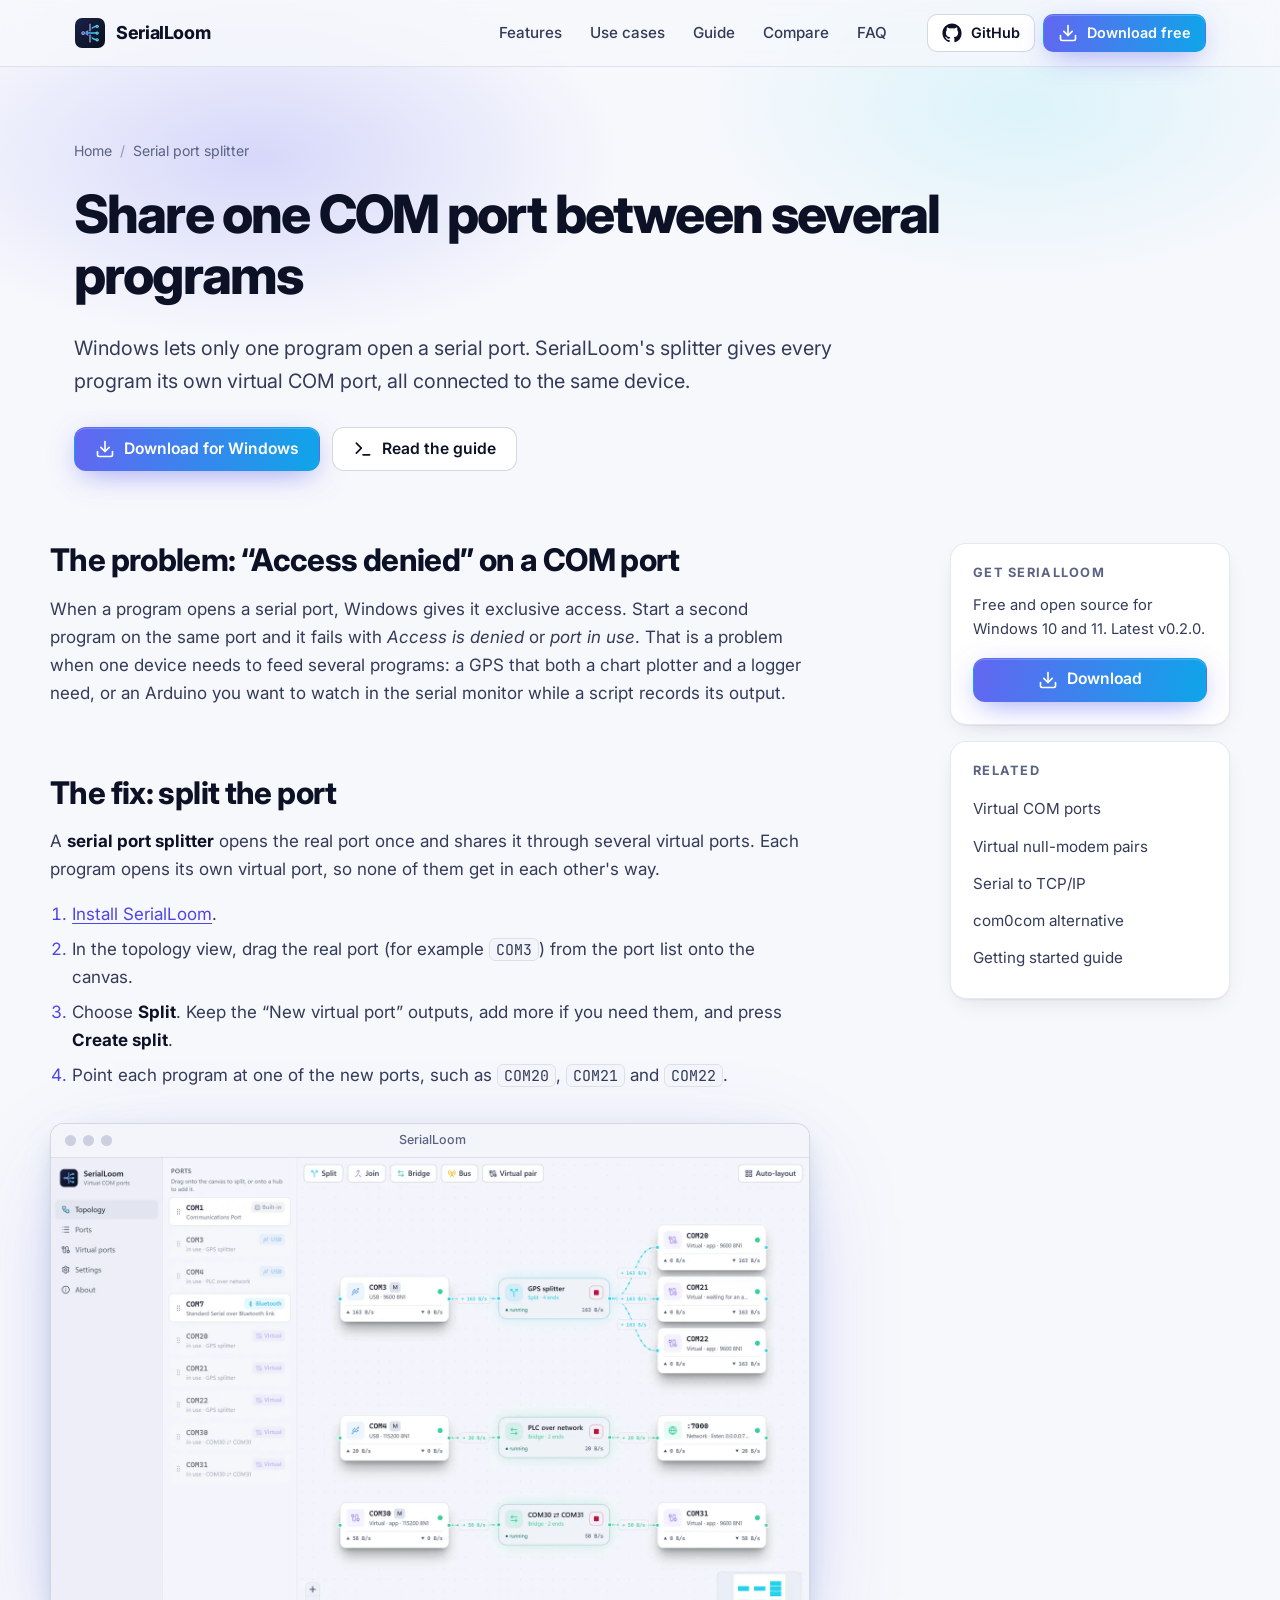
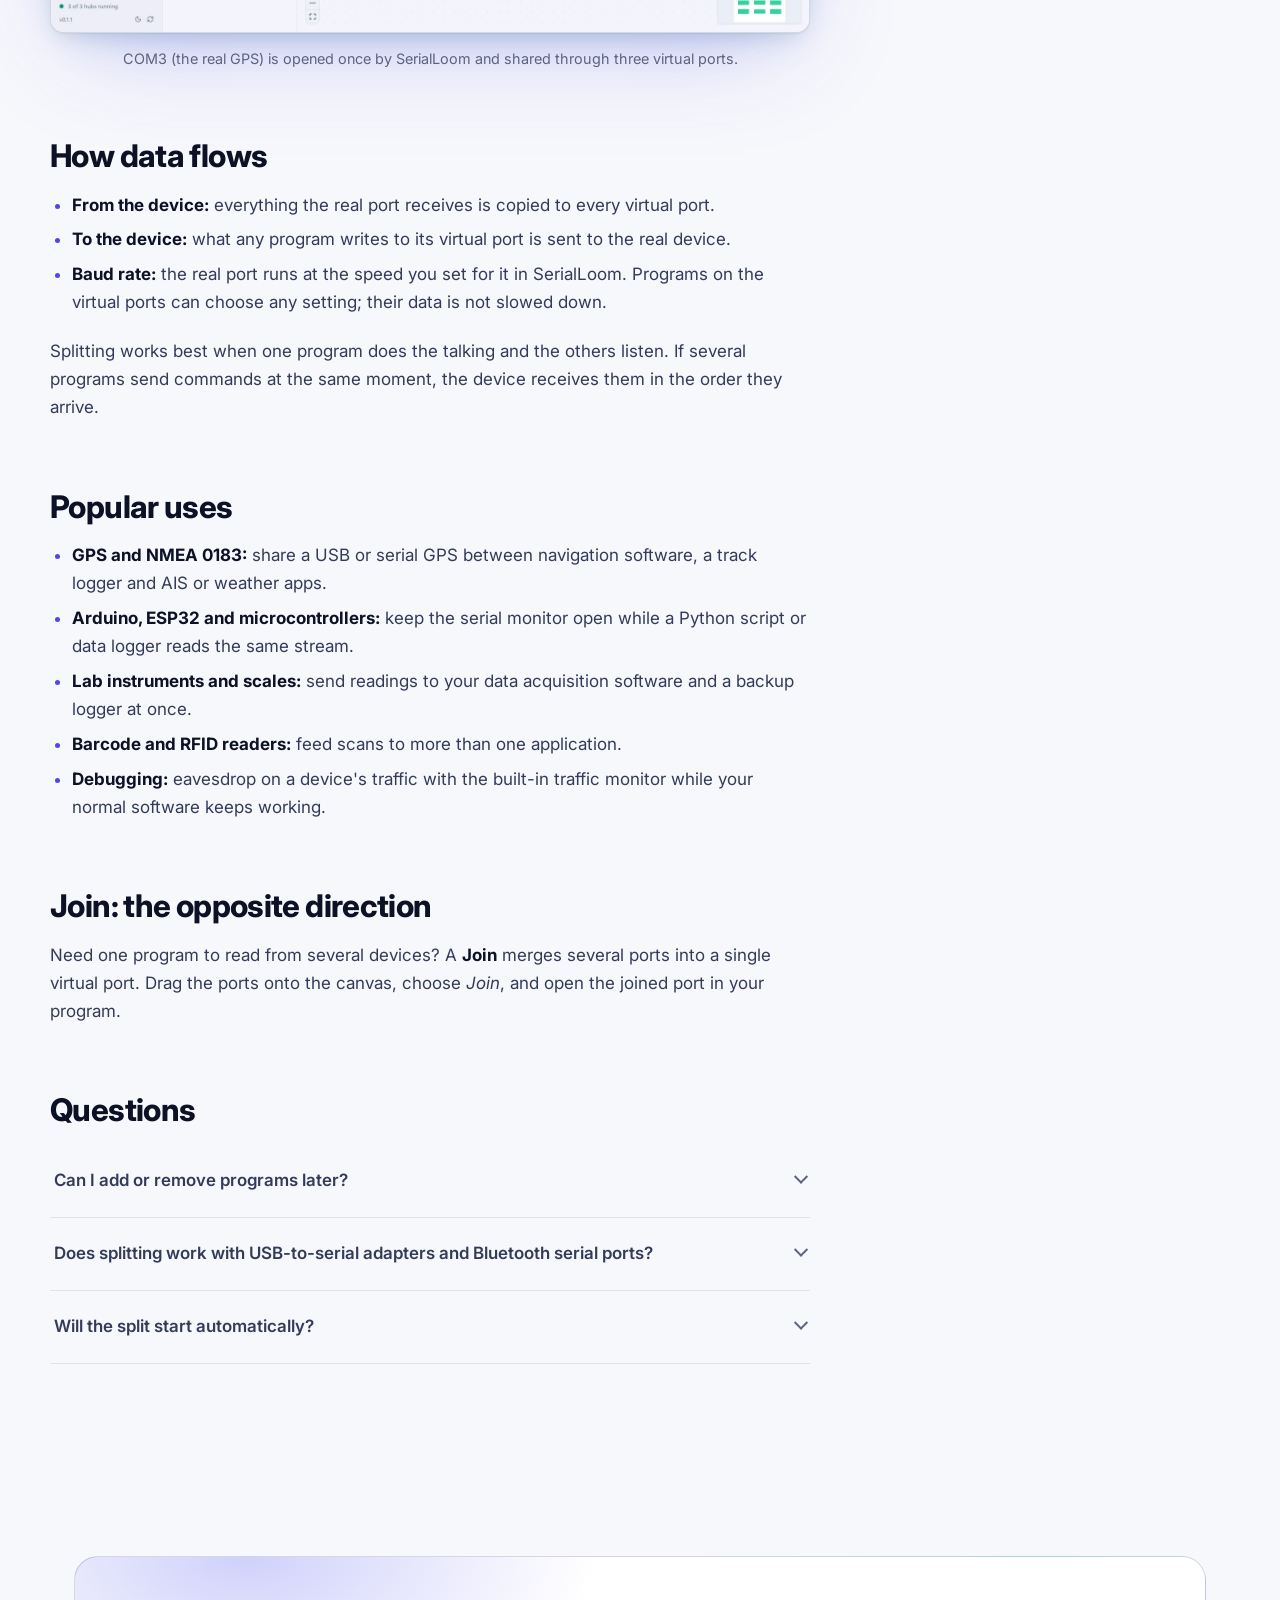
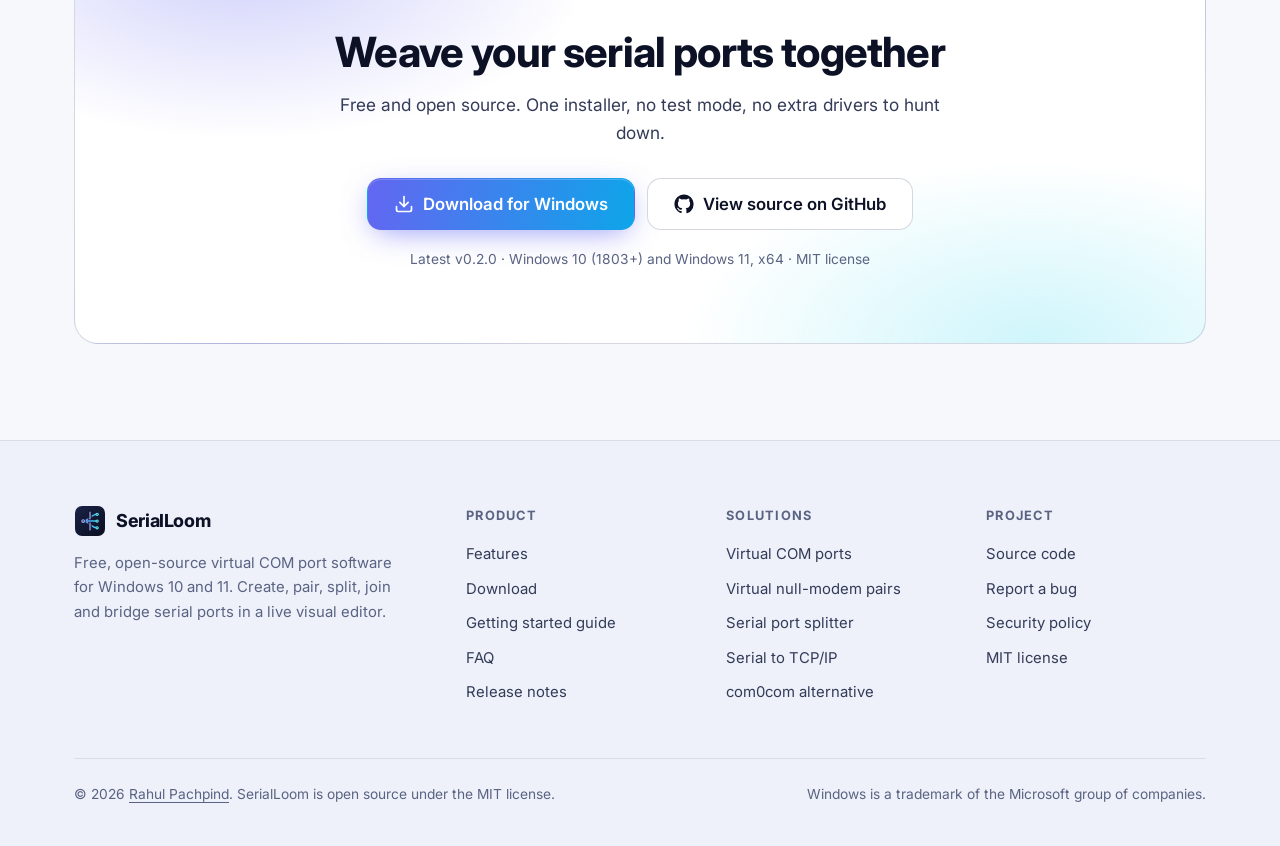
<file: serial-port-splitter/index.html>
<!doctype html>
<html lang="en">
<head>
<meta charset="utf-8">
<meta name="viewport" content="width=device-width, initial-scale=1">
<title>Serial Port Splitter: Share One COM Port Between Apps | SerialLoom</title>
<meta name="description" content="Open the same COM port in several programs at once. SerialLoom splits one serial port (GPS, Arduino, sensor) into multiple virtual COM ports on Windows 10 and 11. Free.">
<link rel="canonical" href="https://www.serialloom.com/serial-port-splitter/">
<meta name="robots" content="index, follow, max-image-preview:large">
<meta name="author" content="Rahul Pachpind">
<meta name="theme-color" content="#070a14" media="(prefers-color-scheme: dark)">
<meta name="theme-color" content="#f7f8fc" media="(prefers-color-scheme: light)">
<meta name="color-scheme" content="dark light">
<link rel="icon" href="/assets/img/logo.svg" type="image/svg+xml">
<link rel="icon" href="/assets/img/favicon-32.png" sizes="32x32" type="image/png">
<link rel="apple-touch-icon" href="/assets/img/apple-touch-icon.png">
<link rel="manifest" href="/site.webmanifest">
<meta property="og:type" content="website">
<meta property="og:site_name" content="SerialLoom">
<meta property="og:title" content="Serial Port Splitter: Share One COM Port Between Apps | SerialLoom">
<meta property="og:description" content="Open the same COM port in several programs at once. SerialLoom splits one serial port (GPS, Arduino, sensor) into multiple virtual COM ports on Windows 10 and 11. Free.">
<meta property="og:url" content="https://www.serialloom.com/serial-port-splitter/">
<meta property="og:image" content="https://www.serialloom.com/assets/img/og-image.png">
<meta property="og:image:width" content="1200">
<meta property="og:image:height" content="630">
<meta property="og:image:alt" content="SerialLoom: virtual COM ports for Windows with a live visual editor">
<meta name="twitter:card" content="summary_large_image">
<meta name="twitter:title" content="Serial Port Splitter: Share One COM Port Between Apps | SerialLoom">
<meta name="twitter:description" content="Open the same COM port in several programs at once. SerialLoom splits one serial port (GPS, Arduino, sensor) into multiple virtual COM ports on Windows 10 and 11. Free.">
<meta name="twitter:image" content="https://www.serialloom.com/assets/img/og-image.png">
<link rel="preconnect" href="https://fonts.googleapis.com">
<link rel="preconnect" href="https://fonts.gstatic.com" crossorigin>
<link rel="stylesheet" href="https://fonts.googleapis.com/css2?family=Inter:wght@400;500;600;700;800&family=JetBrains+Mono:wght@400;500&display=swap">
<link rel="stylesheet" href="/assets/css/site.css">
<script src="/assets/js/site.js" defer></script>
<script type="application/ld+json">{"@context":"https://schema.org","@type":"BreadcrumbList","itemListElement":[{"@type":"ListItem","position":1,"name":"Home","item":"https://www.serialloom.com/"},{"@type":"ListItem","position":2,"name":"Serial port splitter","item":"https://www.serialloom.com/serial-port-splitter/"}]}</script>
<script type="application/ld+json">{"@context":"https://schema.org","@type":"TechArticle","headline":"Share one COM port between several programs","description":"Open the same COM port in several programs at once. SerialLoom splits one serial port (GPS, Arduino, sensor) into multiple virtual COM ports on Windows 10 and 11. Free.","url":"https://www.serialloom.com/serial-port-splitter/","datePublished":"2026-10-27","dateModified":"2026-10-27","author":{"@type":"Person","name":"Rahul Pachpind","url":"https://github.com/RahulP5"},"publisher":{"@type":"Person","name":"Rahul Pachpind","url":"https://github.com/RahulP5"},"image":"https://www.serialloom.com/assets/img/og-image.png","about":{"@type":"SoftwareApplication","name":"SerialLoom","operatingSystem":"Windows 10, Windows 11","applicationCategory":"DeveloperApplication"}}</script>
<script type="application/ld+json">{"@context":"https://schema.org","@type":"FAQPage","mainEntity":[{"@type":"Question","name":"Can I add or remove programs later?","acceptedAnswer":{"@type":"Answer","text":"Yes. Select the split and use Add endpoint, or remove an endpoint, while data keeps flowing."}},{"@type":"Question","name":"Does splitting work with USB-to-serial adapters and Bluetooth serial ports?","acceptedAnswer":{"@type":"Answer","text":"Yes. Any COM port Windows lists, built-in, USB (FTDI, CH340, CP210x, Prolific) or Bluetooth SPP, can be the source of a split."}},{"@type":"Question","name":"Will the split start automatically?","acceptedAnswer":{"@type":"Answer","text":"Connections are saved. Enable Start when SerialLoom opens on the split and it starts every time SerialLoom runs."}}]}</script>
</head>
<body>
<a class="skip" href="#main">Skip to content</a>
<header class="site-header">
  <nav class="wrap nav" aria-label="Main">
    <a class="brand" href="/" aria-label="SerialLoom home"><img src="/assets/img/logo.svg" alt="" width="32" height="32">SerialLoom</a>
    <ul class="nav-links">
      <li><a href="/#features">Features</a></li>
      <li><a href="/#use-cases">Use cases</a></li>
      <li><a href="/docs/">Guide</a></li>
      <li><a href="/com0com-alternative/">Compare</a></li>
      <li><a href="/#faq">FAQ</a></li>
    </ul>
    <div class="nav-cta">
      <a class="btn btn-ghost btn-sm" href="https://github.com/RahulP5/SerialLoom" rel="noopener" aria-label="SerialLoom on GitHub"><svg class="icon" viewBox="0 0 24 24" aria-hidden="true" style="fill:currentColor;stroke:none"><path d="M12 .5C5.65.5.5 5.65.5 12c0 5.08 3.29 9.39 7.86 10.91.58.1.79-.25.79-.56v-2c-3.2.7-3.87-1.37-3.87-1.37-.52-1.33-1.28-1.68-1.28-1.68-1.04-.71.08-.7.08-.7 1.15.08 1.76 1.18 1.76 1.18 1.03 1.76 2.69 1.25 3.35.96.1-.74.4-1.25.73-1.54-2.55-.29-5.24-1.28-5.24-5.69 0-1.26.45-2.28 1.18-3.09-.12-.29-.51-1.46.11-3.05 0 0 .97-.31 3.17 1.18a11 11 0 0 1 5.77 0c2.2-1.49 3.17-1.18 3.17-1.18.63 1.59.23 2.76.11 3.05.74.81 1.18 1.83 1.18 3.09 0 4.42-2.7 5.39-5.26 5.68.41.36.78 1.06.78 2.14v3.17c0 .31.21.67.8.56A11.5 11.5 0 0 0 23.5 12C23.5 5.65 18.35.5 12 .5Z"/></svg><span>GitHub</span></a>
      <a class="btn btn-primary btn-sm" href="/download/"><svg class="icon" viewBox="0 0 24 24" aria-hidden="true"><path d="M21 15v4a2 2 0 0 1-2 2H5a2 2 0 0 1-2-2v-4"/><polyline points="7 10 12 15 17 10"/><line x1="12" x2="12" y1="15" y2="3"/></svg><span>Download<span class="long"> free</span></span></a>
    </div>
    <button class="nav-toggle" type="button" aria-label="Menu" aria-expanded="false"><svg class="icon" viewBox="0 0 24 24" aria-hidden="true"><line x1="4" x2="20" y1="7" y2="7"/><line x1="4" x2="20" y1="12" y2="12"/><line x1="4" x2="20" y1="17" y2="17"/></svg></button>
  </nav>
</header>
<main id="main">
<section class="page-hero">
  <div class="wrap">
    <ol class="crumbs"><li><a href="/">Home</a></li><li aria-current="page">Serial port splitter</li></ol>
    <h1>Share one COM port between several programs</h1>
    <p class="lead">Windows lets only one program open a serial port. SerialLoom's splitter gives every program its own virtual COM port, all connected to the same device.</p>
    <div class="hero-actions">
      <a class="btn btn-primary" href="https://github.com/RahulP5/SerialLoom/releases/latest" data-download><svg class="icon" viewBox="0 0 24 24" aria-hidden="true"><path d="M21 15v4a2 2 0 0 1-2 2H5a2 2 0 0 1-2-2v-4"/><polyline points="7 10 12 15 17 10"/><line x1="12" x2="12" y1="15" y2="3"/></svg><span>Download for Windows</span></a>
      <a class="btn btn-ghost" href="/docs/"><svg class="icon" viewBox="0 0 24 24" aria-hidden="true"><polyline points="4 17 10 11 4 5"/><line x1="12" x2="20" y1="19" y2="19"/></svg><span>Read the guide</span></a>
    </div>
  </div>
</section>
<div class="wrap article">
  <article class="prose">
<h2>The problem: “Access denied” on a COM port</h2>
<p>When a program opens a serial port, Windows gives it exclusive access. Start a second program on the same port and it fails with <em>Access is denied</em> or <em>port in use</em>. That is a problem when one device needs to feed several programs: a GPS that both a chart plotter and a logger need, or an Arduino you want to watch in the serial monitor while a script records its output.</p>

<h2>The fix: split the port</h2>
<p>A <strong>serial port splitter</strong> opens the real port once and shares it through several virtual ports. Each program opens its own virtual port, so none of them get in each other's way.</p>
<ol>
  <li><a href="/download/">Install SerialLoom</a>.</li>
  <li>In the topology view, drag the real port (for example <code>COM3</code>) from the port list onto the canvas.</li>
  <li>Choose <strong>Split</strong>. Keep the “New virtual port” outputs, add more if you need them, and press <strong>Create split</strong>.</li>
  <li>Point each program at one of the new ports, such as <code>COM20</code>, <code>COM21</code> and <code>COM22</code>.</li>
</ol>

<figure class="shot reveal">
  <div class="shot-frame">
    <div class="shot-bar" aria-hidden="true"><i></i><i></i><i></i><em>SerialLoom</em></div>
    <picture>
      <source media="(prefers-color-scheme: light)" type="image/webp" srcset="/assets/img/topology-light-960.webp 960w, /assets/img/topology-light-1600.webp 1600w, /assets/img/topology-light-2880.webp 2880w" sizes="(min-width: 1200px) 1120px, 100vw">
      <img src="/assets/img/topology-dark-1600.webp" srcset="/assets/img/topology-dark-960.webp 960w, /assets/img/topology-dark-1600.webp 1600w, /assets/img/topology-dark-2880.webp 2880w" sizes="(min-width: 1200px) 1120px, 100vw" width="1440" height="900" alt="A GPS on COM3 split into virtual ports COM20, COM21 and COM22 in SerialLoom" loading="lazy" decoding="async">
    </picture>
  </div>
  <figcaption>COM3 (the real GPS) is opened once by SerialLoom and shared through three virtual ports.</figcaption>
</figure>

<h2>How data flows</h2>
<ul>
  <li><strong>From the device:</strong> everything the real port receives is copied to every virtual port.</li>
  <li><strong>To the device:</strong> what any program writes to its virtual port is sent to the real device.</li>
  <li><strong>Baud rate:</strong> the real port runs at the speed you set for it in SerialLoom. Programs on the virtual ports can choose any setting; their data is not slowed down.</li>
</ul>
<p>Splitting works best when one program does the talking and the others listen. If several programs send commands at the same moment, the device receives them in the order they arrive.</p>

<h2>Popular uses</h2>
<ul>
  <li><strong>GPS and NMEA 0183:</strong> share a USB or serial GPS between navigation software, a track logger and AIS or weather apps.</li>
  <li><strong>Arduino, ESP32 and microcontrollers:</strong> keep the serial monitor open while a Python script or data logger reads the same stream.</li>
  <li><strong>Lab instruments and scales:</strong> send readings to your data acquisition software and a backup logger at once.</li>
  <li><strong>Barcode and RFID readers:</strong> feed scans to more than one application.</li>
  <li><strong>Debugging:</strong> eavesdrop on a device's traffic with the built-in traffic monitor while your normal software keeps working.</li>
</ul>

<h2>Join: the opposite direction</h2>
<p>Need one program to read from several devices? A <strong>Join</strong> merges several ports into a single virtual port. Drag the ports onto the canvas, choose <em>Join</em>, and open the joined port in your program.</p>
<h2 id="faq">Questions</h2>
<div class="faq">
  <details>
    <summary>Can I add or remove programs later?</summary>
    <div class="answer"><p>Yes. Select the split and use <em>Add endpoint</em>, or remove an endpoint, while data keeps flowing.</p></div>
  </details>
  <details>
    <summary>Does splitting work with USB-to-serial adapters and Bluetooth serial ports?</summary>
    <div class="answer"><p>Yes. Any COM port Windows lists, built-in, USB (FTDI, CH340, CP210x, Prolific) or Bluetooth SPP, can be the source of a split.</p></div>
  </details>
  <details>
    <summary>Will the split start automatically?</summary>
    <div class="answer"><p>Connections are saved. Enable <em>Start when SerialLoom opens</em> on the split and it starts every time SerialLoom runs.</p></div>
  </details>
</div>
  </article>
  <aside class="aside" aria-label="More">
    <div class="card">
      <h4>Get SerialLoom</h4>
      <p>Free and open source for Windows 10 and 11. Latest <span data-version>v0.2.0</span>.</p>
      <a class="btn btn-primary" href="https://github.com/RahulP5/SerialLoom/releases/latest" data-download><svg class="icon" viewBox="0 0 24 24" aria-hidden="true"><path d="M21 15v4a2 2 0 0 1-2 2H5a2 2 0 0 1-2-2v-4"/><polyline points="7 10 12 15 17 10"/><line x1="12" x2="12" y1="15" y2="3"/></svg><span>Download</span></a>
    </div>
    <div class="card">
      <h4>Related</h4>
      <ul>
        <li><a href="/virtual-com-port-windows/">Virtual COM ports</a></li>
        <li><a href="/virtual-null-modem/">Virtual null-modem pairs</a></li>
        <li><a href="/serial-to-tcp/">Serial to TCP/IP</a></li>
        <li><a href="/com0com-alternative/">com0com alternative</a></li>
        <li><a href="/docs/">Getting started guide</a></li>
      </ul>
    </div>
  </aside>
</div>
<section class="section" aria-labelledby="cta-title">
  <div class="wrap">
    <div class="cta reveal">
      <h2 id="cta-title">Weave your serial ports together</h2>
      <p>Free and open source. One installer, no test mode, no extra drivers to hunt down.</p>
      <div class="hero-actions">
        <a class="btn btn-primary btn-lg" href="https://github.com/RahulP5/SerialLoom/releases/latest" data-download><svg class="icon" viewBox="0 0 24 24" aria-hidden="true"><path d="M21 15v4a2 2 0 0 1-2 2H5a2 2 0 0 1-2-2v-4"/><polyline points="7 10 12 15 17 10"/><line x1="12" x2="12" y1="15" y2="3"/></svg><span>Download for Windows</span></a>
        <a class="btn btn-ghost btn-lg" href="https://github.com/RahulP5/SerialLoom" rel="noopener"><svg class="icon" viewBox="0 0 24 24" aria-hidden="true" style="fill:currentColor;stroke:none"><path d="M12 .5C5.65.5.5 5.65.5 12c0 5.08 3.29 9.39 7.86 10.91.58.1.79-.25.79-.56v-2c-3.2.7-3.87-1.37-3.87-1.37-.52-1.33-1.28-1.68-1.28-1.68-1.04-.71.08-.7.08-.7 1.15.08 1.76 1.18 1.76 1.18 1.03 1.76 2.69 1.25 3.35.96.1-.74.4-1.25.73-1.54-2.55-.29-5.24-1.28-5.24-5.69 0-1.26.45-2.28 1.18-3.09-.12-.29-.51-1.46.11-3.05 0 0 .97-.31 3.17 1.18a11 11 0 0 1 5.77 0c2.2-1.49 3.17-1.18 3.17-1.18.63 1.59.23 2.76.11 3.05.74.81 1.18 1.83 1.18 3.09 0 4.42-2.7 5.39-5.26 5.68.41.36.78 1.06.78 2.14v3.17c0 .31.21.67.8.56A11.5 11.5 0 0 0 23.5 12C23.5 5.65 18.35.5 12 .5Z"/></svg><span>View source on GitHub</span></a>
      </div>
      <p class="small">Latest <span data-version>v0.2.0</span> · Windows 10 (1803+) and Windows 11, x64 · MIT license</p>
    </div>
  </div>
</section>
</main>
<footer class="site-footer">
  <div class="wrap">
    <div class="footer-grid">
      <div>
        <a class="brand" href="/"><img src="/assets/img/logo.svg" alt="" width="32" height="32">SerialLoom</a>
        <p>Free, open-source virtual COM port software for Windows 10 and 11. Create, pair, split, join and bridge serial ports in a live visual editor.</p>
      </div>
      <div>
        <h4>Product</h4>
        <ul>
          <li><a href="/#features">Features</a></li>
          <li><a href="/download/">Download</a></li>
          <li><a href="/docs/">Getting started guide</a></li>
          <li><a href="/#faq">FAQ</a></li>
          <li><a href="https://github.com/RahulP5/SerialLoom/releases" rel="noopener">Release notes</a></li>
        </ul>
      </div>
      <div>
        <h4>Solutions</h4>
        <ul>
          <li><a href="/virtual-com-port-windows/">Virtual COM ports</a></li>
          <li><a href="/virtual-null-modem/">Virtual null-modem pairs</a></li>
          <li><a href="/serial-port-splitter/">Serial port splitter</a></li>
          <li><a href="/serial-to-tcp/">Serial to TCP/IP</a></li>
          <li><a href="/com0com-alternative/">com0com alternative</a></li>
        </ul>
      </div>
      <div>
        <h4>Project</h4>
        <ul>
          <li><a href="https://github.com/RahulP5/SerialLoom" rel="noopener">Source code</a></li>
          <li><a href="https://github.com/RahulP5/SerialLoom/issues" rel="noopener">Report a bug</a></li>
          <li><a href="https://github.com/RahulP5/SerialLoom/blob/main/SECURITY.md" rel="noopener">Security policy</a></li>
          <li><a href="https://github.com/RahulP5/SerialLoom/blob/main/LICENSE" rel="noopener">MIT license</a></li>
        </ul>
      </div>
    </div>
    <div class="footer-bottom">
      <span>© <span data-year>2026</span> <a href="https://github.com/RahulP5" rel="noopener">Rahul Pachpind</a>. SerialLoom is open source under the MIT license.</span>
      <span>Windows is a trademark of the Microsoft group of companies.</span>
    </div>
  </div>
</footer>
</body>
</html>
</file>
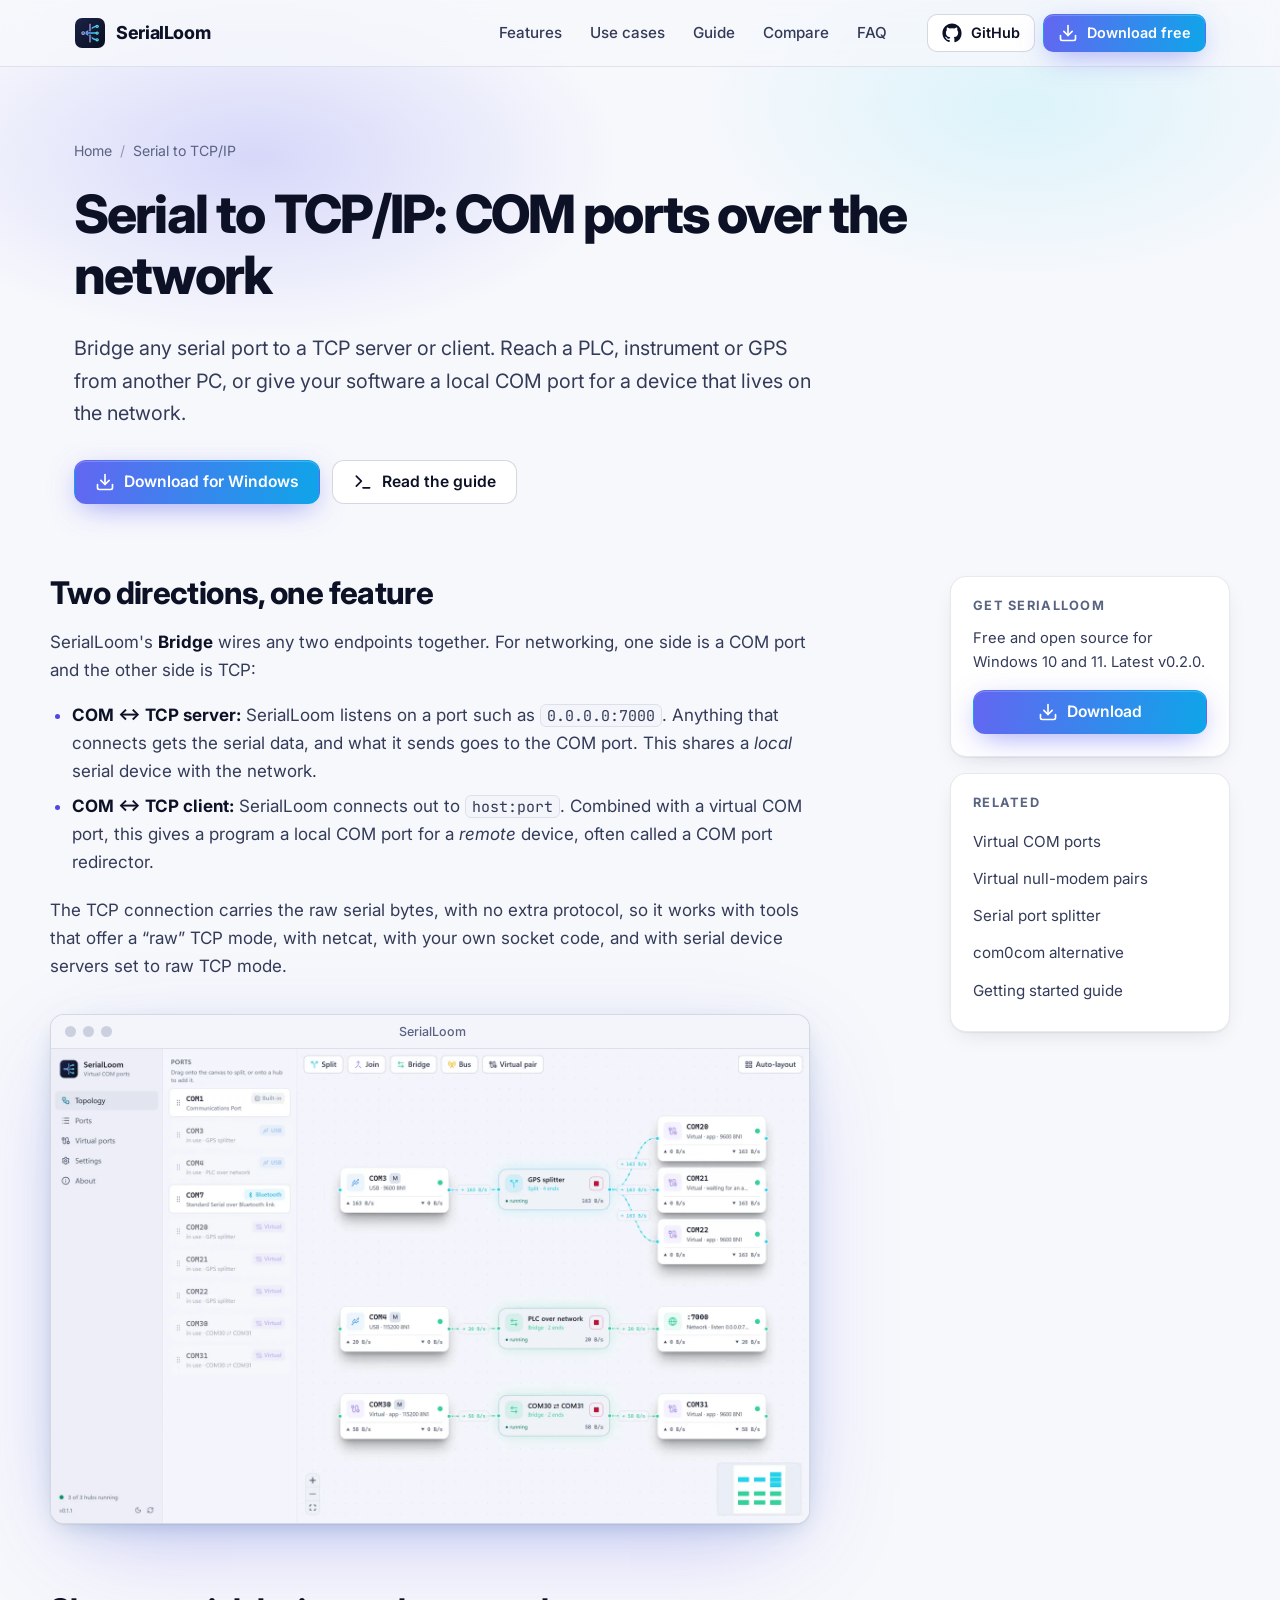
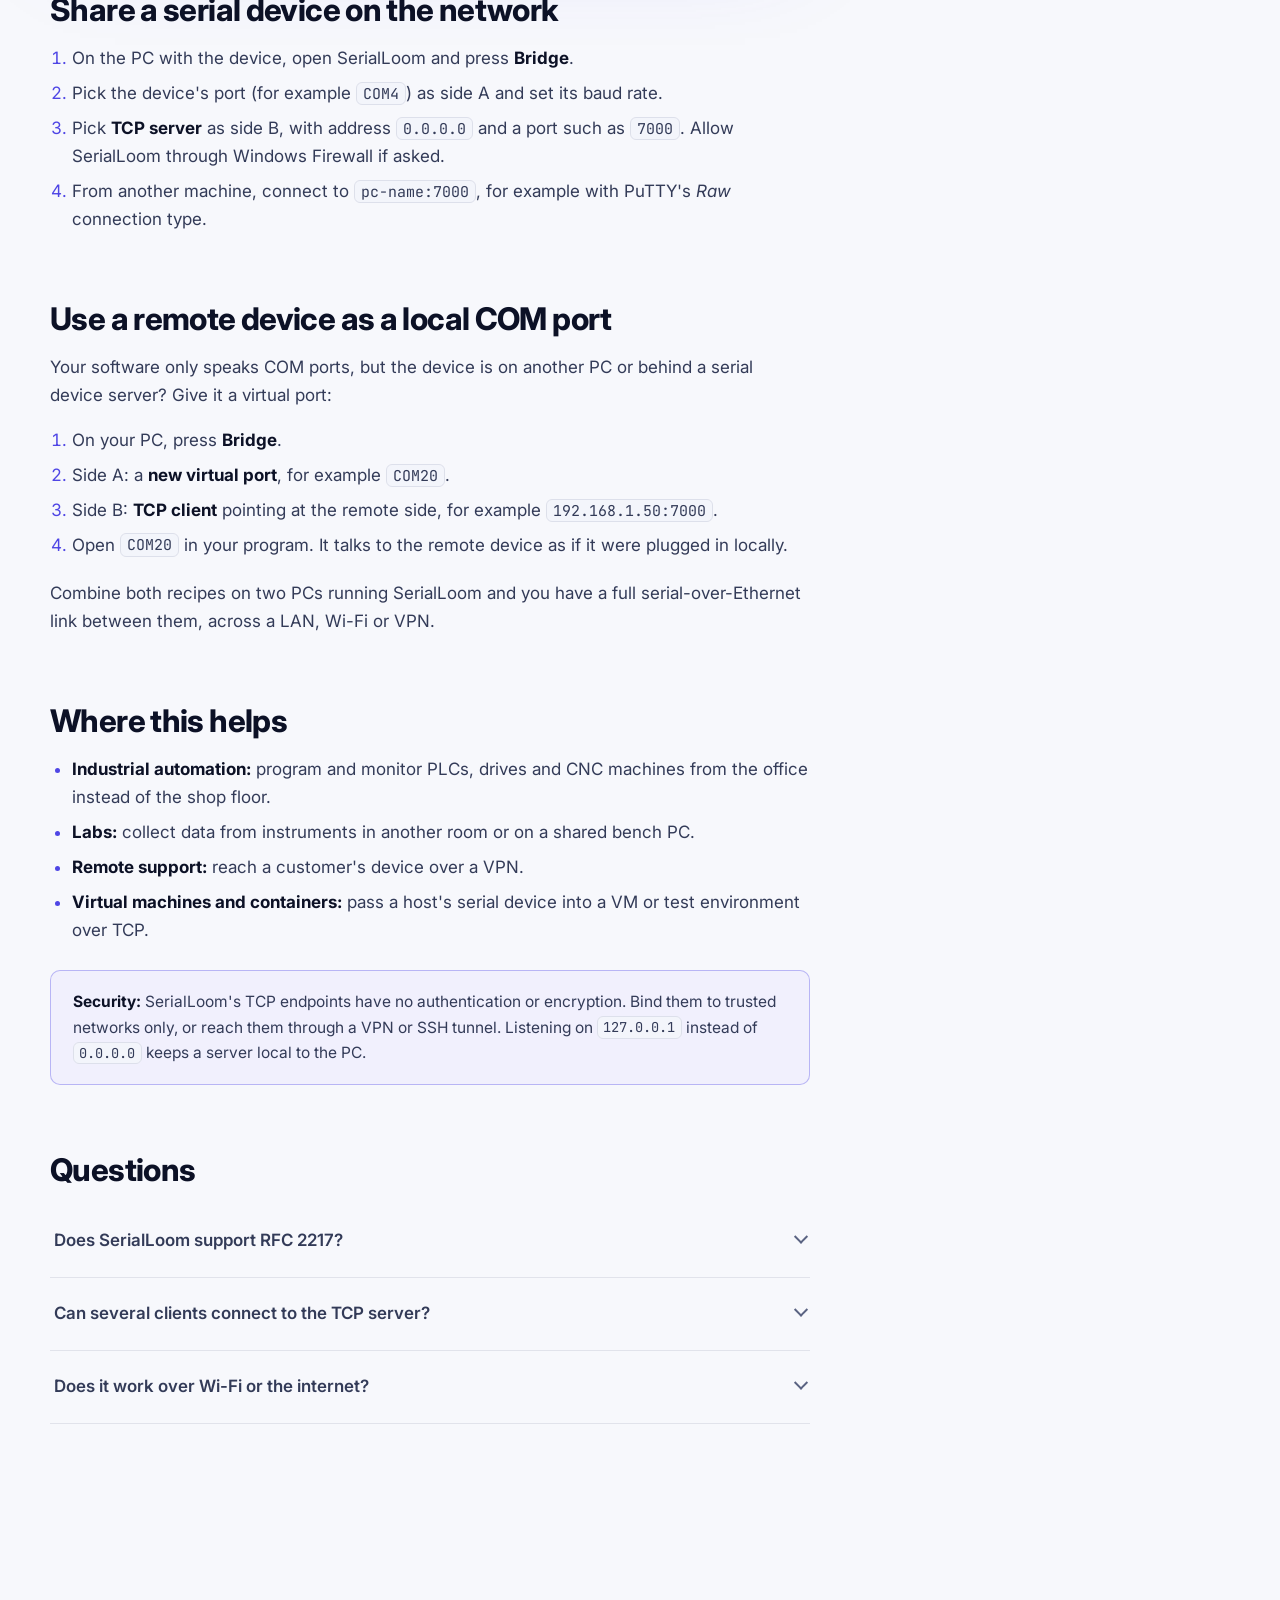
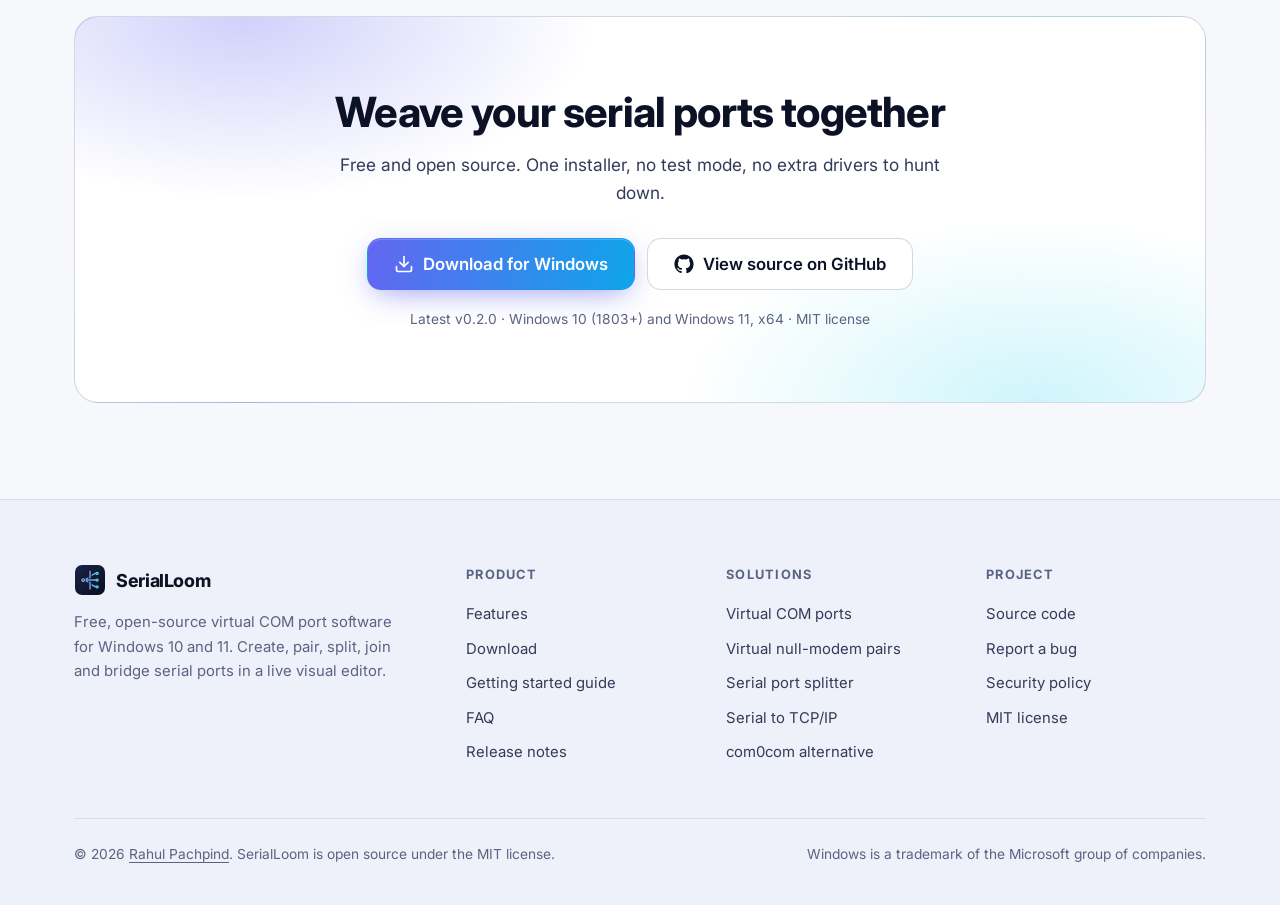
<file: serial-to-tcp/index.html>
<!doctype html>
<html lang="en">
<head>
<meta charset="utf-8">
<meta name="viewport" content="width=device-width, initial-scale=1">
<title>Serial to TCP/IP: Share a COM Port over the Network | SerialLoom</title>
<meta name="description" content="Bridge a COM port to TCP on Windows. Share a serial device over Ethernet or Wi-Fi, or create a local virtual COM port connected to a remote device. Free SerialLoom bridge.">
<link rel="canonical" href="https://www.serialloom.com/serial-to-tcp/">
<meta name="robots" content="index, follow, max-image-preview:large">
<meta name="author" content="Rahul Pachpind">
<meta name="theme-color" content="#070a14" media="(prefers-color-scheme: dark)">
<meta name="theme-color" content="#f7f8fc" media="(prefers-color-scheme: light)">
<meta name="color-scheme" content="dark light">
<link rel="icon" href="/assets/img/logo.svg" type="image/svg+xml">
<link rel="icon" href="/assets/img/favicon-32.png" sizes="32x32" type="image/png">
<link rel="apple-touch-icon" href="/assets/img/apple-touch-icon.png">
<link rel="manifest" href="/site.webmanifest">
<meta property="og:type" content="website">
<meta property="og:site_name" content="SerialLoom">
<meta property="og:title" content="Serial to TCP/IP: Share a COM Port over the Network | SerialLoom">
<meta property="og:description" content="Bridge a COM port to TCP on Windows. Share a serial device over Ethernet or Wi-Fi, or create a local virtual COM port connected to a remote device. Free SerialLoom bridge.">
<meta property="og:url" content="https://www.serialloom.com/serial-to-tcp/">
<meta property="og:image" content="https://www.serialloom.com/assets/img/og-image.png">
<meta property="og:image:width" content="1200">
<meta property="og:image:height" content="630">
<meta property="og:image:alt" content="SerialLoom: virtual COM ports for Windows with a live visual editor">
<meta name="twitter:card" content="summary_large_image">
<meta name="twitter:title" content="Serial to TCP/IP: Share a COM Port over the Network | SerialLoom">
<meta name="twitter:description" content="Bridge a COM port to TCP on Windows. Share a serial device over Ethernet or Wi-Fi, or create a local virtual COM port connected to a remote device. Free SerialLoom bridge.">
<meta name="twitter:image" content="https://www.serialloom.com/assets/img/og-image.png">
<link rel="preconnect" href="https://fonts.googleapis.com">
<link rel="preconnect" href="https://fonts.gstatic.com" crossorigin>
<link rel="stylesheet" href="https://fonts.googleapis.com/css2?family=Inter:wght@400;500;600;700;800&family=JetBrains+Mono:wght@400;500&display=swap">
<link rel="stylesheet" href="/assets/css/site.css">
<script src="/assets/js/site.js" defer></script>
<script type="application/ld+json">{"@context":"https://schema.org","@type":"BreadcrumbList","itemListElement":[{"@type":"ListItem","position":1,"name":"Home","item":"https://www.serialloom.com/"},{"@type":"ListItem","position":2,"name":"Serial to TCP/IP","item":"https://www.serialloom.com/serial-to-tcp/"}]}</script>
<script type="application/ld+json">{"@context":"https://schema.org","@type":"TechArticle","headline":"Serial to TCP/IP: COM ports over the network","description":"Bridge a COM port to TCP on Windows. Share a serial device over Ethernet or Wi-Fi, or create a local virtual COM port connected to a remote device. Free SerialLoom bridge.","url":"https://www.serialloom.com/serial-to-tcp/","datePublished":"2026-10-27","dateModified":"2026-10-27","author":{"@type":"Person","name":"Rahul Pachpind","url":"https://github.com/RahulP5"},"publisher":{"@type":"Person","name":"Rahul Pachpind","url":"https://github.com/RahulP5"},"image":"https://www.serialloom.com/assets/img/og-image.png","about":{"@type":"SoftwareApplication","name":"SerialLoom","operatingSystem":"Windows 10, Windows 11","applicationCategory":"DeveloperApplication"}}</script>
<script type="application/ld+json">{"@context":"https://schema.org","@type":"FAQPage","mainEntity":[{"@type":"Question","name":"Does SerialLoom support RFC 2217?","acceptedAnswer":{"@type":"Answer","text":"Not yet. The bridge carries raw bytes, which most tools and device servers support. RFC 2217, which also carries baud rate and modem lines over TCP, is on the roadmap."}},{"@type":"Question","name":"Can several clients connect to the TCP server?","acceptedAnswer":{"@type":"Answer","text":"Use a split or a bus when several parties need the same data; each gets its own endpoint and you can see each one's traffic separately."}},{"@type":"Question","name":"Does it work over Wi-Fi or the internet?","acceptedAnswer":{"@type":"Answer","text":"It works over any IP network. For anything beyond a trusted LAN, use a VPN, since the TCP connection is not encrypted."}}]}</script>
</head>
<body>
<a class="skip" href="#main">Skip to content</a>
<header class="site-header">
  <nav class="wrap nav" aria-label="Main">
    <a class="brand" href="/" aria-label="SerialLoom home"><img src="/assets/img/logo.svg" alt="" width="32" height="32">SerialLoom</a>
    <ul class="nav-links">
      <li><a href="/#features">Features</a></li>
      <li><a href="/#use-cases">Use cases</a></li>
      <li><a href="/docs/">Guide</a></li>
      <li><a href="/com0com-alternative/">Compare</a></li>
      <li><a href="/#faq">FAQ</a></li>
    </ul>
    <div class="nav-cta">
      <a class="btn btn-ghost btn-sm" href="https://github.com/RahulP5/SerialLoom" rel="noopener" aria-label="SerialLoom on GitHub"><svg class="icon" viewBox="0 0 24 24" aria-hidden="true" style="fill:currentColor;stroke:none"><path d="M12 .5C5.65.5.5 5.65.5 12c0 5.08 3.29 9.39 7.86 10.91.58.1.79-.25.79-.56v-2c-3.2.7-3.87-1.37-3.87-1.37-.52-1.33-1.28-1.68-1.28-1.68-1.04-.71.08-.7.08-.7 1.15.08 1.76 1.18 1.76 1.18 1.03 1.76 2.69 1.25 3.35.96.1-.74.4-1.25.73-1.54-2.55-.29-5.24-1.28-5.24-5.69 0-1.26.45-2.28 1.18-3.09-.12-.29-.51-1.46.11-3.05 0 0 .97-.31 3.17 1.18a11 11 0 0 1 5.77 0c2.2-1.49 3.17-1.18 3.17-1.18.63 1.59.23 2.76.11 3.05.74.81 1.18 1.83 1.18 3.09 0 4.42-2.7 5.39-5.26 5.68.41.36.78 1.06.78 2.14v3.17c0 .31.21.67.8.56A11.5 11.5 0 0 0 23.5 12C23.5 5.65 18.35.5 12 .5Z"/></svg><span>GitHub</span></a>
      <a class="btn btn-primary btn-sm" href="/download/"><svg class="icon" viewBox="0 0 24 24" aria-hidden="true"><path d="M21 15v4a2 2 0 0 1-2 2H5a2 2 0 0 1-2-2v-4"/><polyline points="7 10 12 15 17 10"/><line x1="12" x2="12" y1="15" y2="3"/></svg><span>Download<span class="long"> free</span></span></a>
    </div>
    <button class="nav-toggle" type="button" aria-label="Menu" aria-expanded="false"><svg class="icon" viewBox="0 0 24 24" aria-hidden="true"><line x1="4" x2="20" y1="7" y2="7"/><line x1="4" x2="20" y1="12" y2="12"/><line x1="4" x2="20" y1="17" y2="17"/></svg></button>
  </nav>
</header>
<main id="main">
<section class="page-hero">
  <div class="wrap">
    <ol class="crumbs"><li><a href="/">Home</a></li><li aria-current="page">Serial to TCP/IP</li></ol>
    <h1>Serial to TCP/IP: COM ports over the network</h1>
    <p class="lead">Bridge any serial port to a TCP server or client. Reach a PLC, instrument or GPS from another PC, or give your software a local COM port for a device that lives on the network.</p>
    <div class="hero-actions">
      <a class="btn btn-primary" href="https://github.com/RahulP5/SerialLoom/releases/latest" data-download><svg class="icon" viewBox="0 0 24 24" aria-hidden="true"><path d="M21 15v4a2 2 0 0 1-2 2H5a2 2 0 0 1-2-2v-4"/><polyline points="7 10 12 15 17 10"/><line x1="12" x2="12" y1="15" y2="3"/></svg><span>Download for Windows</span></a>
      <a class="btn btn-ghost" href="/docs/"><svg class="icon" viewBox="0 0 24 24" aria-hidden="true"><polyline points="4 17 10 11 4 5"/><line x1="12" x2="20" y1="19" y2="19"/></svg><span>Read the guide</span></a>
    </div>
  </div>
</section>
<div class="wrap article">
  <article class="prose">
<h2>Two directions, one feature</h2>
<p>SerialLoom's <strong>Bridge</strong> wires any two endpoints together. For networking, one side is a COM port and the other side is TCP:</p>
<ul>
  <li><strong>COM ↔ TCP server:</strong> SerialLoom listens on a port such as <code>0.0.0.0:7000</code>. Anything that connects gets the serial data, and what it sends goes to the COM port. This shares a <em>local</em> serial device with the network.</li>
  <li><strong>COM ↔ TCP client:</strong> SerialLoom connects out to <code>host:port</code>. Combined with a virtual COM port, this gives a program a local COM port for a <em>remote</em> device, often called a COM port redirector.</li>
</ul>
<p>The TCP connection carries the raw serial bytes, with no extra protocol, so it works with tools that offer a “raw” TCP mode, with netcat, with your own socket code, and with serial device servers set to raw TCP mode.</p>

<figure class="shot reveal">
  <div class="shot-frame">
    <div class="shot-bar" aria-hidden="true"><i></i><i></i><i></i><em>SerialLoom</em></div>
    <picture>
      <source media="(prefers-color-scheme: light)" type="image/webp" srcset="/assets/img/topology-light-960.webp 960w, /assets/img/topology-light-1600.webp 1600w, /assets/img/topology-light-2880.webp 2880w" sizes="(min-width: 1200px) 1120px, 100vw">
      <img src="/assets/img/topology-dark-1600.webp" srcset="/assets/img/topology-dark-960.webp 960w, /assets/img/topology-dark-1600.webp 1600w, /assets/img/topology-dark-2880.webp 2880w" sizes="(min-width: 1200px) 1120px, 100vw" width="1440" height="900" alt="A USB PLC on COM4 bridged to a TCP server listening on port 7000 in SerialLoom" loading="lazy" decoding="async">
    </picture>
  </div>
</figure>

<h2>Share a serial device on the network</h2>
<ol>
  <li>On the PC with the device, open SerialLoom and press <strong>Bridge</strong>.</li>
  <li>Pick the device's port (for example <code>COM4</code>) as side A and set its baud rate.</li>
  <li>Pick <strong>TCP server</strong> as side B, with address <code>0.0.0.0</code> and a port such as <code>7000</code>. Allow SerialLoom through Windows Firewall if asked.</li>
  <li>From another machine, connect to <code>pc-name:7000</code>, for example with PuTTY's <em>Raw</em> connection type.</li>
</ol>

<h2>Use a remote device as a local COM port</h2>
<p>Your software only speaks COM ports, but the device is on another PC or behind a serial device server? Give it a virtual port:</p>
<ol>
  <li>On your PC, press <strong>Bridge</strong>.</li>
  <li>Side A: a <strong>new virtual port</strong>, for example <code>COM20</code>.</li>
  <li>Side B: <strong>TCP client</strong> pointing at the remote side, for example <code>192.168.1.50:7000</code>.</li>
  <li>Open <code>COM20</code> in your program. It talks to the remote device as if it were plugged in locally.</li>
</ol>
<p>Combine both recipes on two PCs running SerialLoom and you have a full serial-over-Ethernet link between them, across a LAN, Wi-Fi or VPN.</p>

<h2>Where this helps</h2>
<ul>
  <li><strong>Industrial automation:</strong> program and monitor PLCs, drives and CNC machines from the office instead of the shop floor.</li>
  <li><strong>Labs:</strong> collect data from instruments in another room or on a shared bench PC.</li>
  <li><strong>Remote support:</strong> reach a customer's device over a VPN.</li>
  <li><strong>Virtual machines and containers:</strong> pass a host's serial device into a VM or test environment over TCP.</li>
</ul>

<div class="callout"><p><strong>Security:</strong> SerialLoom's TCP endpoints have no authentication or encryption. Bind them to trusted networks only, or reach them through a VPN or SSH tunnel. Listening on <code>127.0.0.1</code> instead of <code>0.0.0.0</code> keeps a server local to the PC.</p></div>
<h2 id="faq">Questions</h2>
<div class="faq">
  <details>
    <summary>Does SerialLoom support RFC 2217?</summary>
    <div class="answer"><p>Not yet. The bridge carries raw bytes, which most tools and device servers support. RFC 2217, which also carries baud rate and modem lines over TCP, is on the <a href="https://github.com/RahulP5/SerialLoom#roadmap" rel="noopener">roadmap</a>.</p></div>
  </details>
  <details>
    <summary>Can several clients connect to the TCP server?</summary>
    <div class="answer"><p>Use a split or a bus when several parties need the same data; each gets its own endpoint and you can see each one's traffic separately.</p></div>
  </details>
  <details>
    <summary>Does it work over Wi-Fi or the internet?</summary>
    <div class="answer"><p>It works over any IP network. For anything beyond a trusted LAN, use a VPN, since the TCP connection is not encrypted.</p></div>
  </details>
</div>
  </article>
  <aside class="aside" aria-label="More">
    <div class="card">
      <h4>Get SerialLoom</h4>
      <p>Free and open source for Windows 10 and 11. Latest <span data-version>v0.2.0</span>.</p>
      <a class="btn btn-primary" href="https://github.com/RahulP5/SerialLoom/releases/latest" data-download><svg class="icon" viewBox="0 0 24 24" aria-hidden="true"><path d="M21 15v4a2 2 0 0 1-2 2H5a2 2 0 0 1-2-2v-4"/><polyline points="7 10 12 15 17 10"/><line x1="12" x2="12" y1="15" y2="3"/></svg><span>Download</span></a>
    </div>
    <div class="card">
      <h4>Related</h4>
      <ul>
        <li><a href="/virtual-com-port-windows/">Virtual COM ports</a></li>
        <li><a href="/virtual-null-modem/">Virtual null-modem pairs</a></li>
        <li><a href="/serial-port-splitter/">Serial port splitter</a></li>
        <li><a href="/com0com-alternative/">com0com alternative</a></li>
        <li><a href="/docs/">Getting started guide</a></li>
      </ul>
    </div>
  </aside>
</div>
<section class="section" aria-labelledby="cta-title">
  <div class="wrap">
    <div class="cta reveal">
      <h2 id="cta-title">Weave your serial ports together</h2>
      <p>Free and open source. One installer, no test mode, no extra drivers to hunt down.</p>
      <div class="hero-actions">
        <a class="btn btn-primary btn-lg" href="https://github.com/RahulP5/SerialLoom/releases/latest" data-download><svg class="icon" viewBox="0 0 24 24" aria-hidden="true"><path d="M21 15v4a2 2 0 0 1-2 2H5a2 2 0 0 1-2-2v-4"/><polyline points="7 10 12 15 17 10"/><line x1="12" x2="12" y1="15" y2="3"/></svg><span>Download for Windows</span></a>
        <a class="btn btn-ghost btn-lg" href="https://github.com/RahulP5/SerialLoom" rel="noopener"><svg class="icon" viewBox="0 0 24 24" aria-hidden="true" style="fill:currentColor;stroke:none"><path d="M12 .5C5.65.5.5 5.65.5 12c0 5.08 3.29 9.39 7.86 10.91.58.1.79-.25.79-.56v-2c-3.2.7-3.87-1.37-3.87-1.37-.52-1.33-1.28-1.68-1.28-1.68-1.04-.71.08-.7.08-.7 1.15.08 1.76 1.18 1.76 1.18 1.03 1.76 2.69 1.25 3.35.96.1-.74.4-1.25.73-1.54-2.55-.29-5.24-1.28-5.24-5.69 0-1.26.45-2.28 1.18-3.09-.12-.29-.51-1.46.11-3.05 0 0 .97-.31 3.17 1.18a11 11 0 0 1 5.77 0c2.2-1.49 3.17-1.18 3.17-1.18.63 1.59.23 2.76.11 3.05.74.81 1.18 1.83 1.18 3.09 0 4.42-2.7 5.39-5.26 5.68.41.36.78 1.06.78 2.14v3.17c0 .31.21.67.8.56A11.5 11.5 0 0 0 23.5 12C23.5 5.65 18.35.5 12 .5Z"/></svg><span>View source on GitHub</span></a>
      </div>
      <p class="small">Latest <span data-version>v0.2.0</span> · Windows 10 (1803+) and Windows 11, x64 · MIT license</p>
    </div>
  </div>
</section>
</main>
<footer class="site-footer">
  <div class="wrap">
    <div class="footer-grid">
      <div>
        <a class="brand" href="/"><img src="/assets/img/logo.svg" alt="" width="32" height="32">SerialLoom</a>
        <p>Free, open-source virtual COM port software for Windows 10 and 11. Create, pair, split, join and bridge serial ports in a live visual editor.</p>
      </div>
      <div>
        <h4>Product</h4>
        <ul>
          <li><a href="/#features">Features</a></li>
          <li><a href="/download/">Download</a></li>
          <li><a href="/docs/">Getting started guide</a></li>
          <li><a href="/#faq">FAQ</a></li>
          <li><a href="https://github.com/RahulP5/SerialLoom/releases" rel="noopener">Release notes</a></li>
        </ul>
      </div>
      <div>
        <h4>Solutions</h4>
        <ul>
          <li><a href="/virtual-com-port-windows/">Virtual COM ports</a></li>
          <li><a href="/virtual-null-modem/">Virtual null-modem pairs</a></li>
          <li><a href="/serial-port-splitter/">Serial port splitter</a></li>
          <li><a href="/serial-to-tcp/">Serial to TCP/IP</a></li>
          <li><a href="/com0com-alternative/">com0com alternative</a></li>
        </ul>
      </div>
      <div>
        <h4>Project</h4>
        <ul>
          <li><a href="https://github.com/RahulP5/SerialLoom" rel="noopener">Source code</a></li>
          <li><a href="https://github.com/RahulP5/SerialLoom/issues" rel="noopener">Report a bug</a></li>
          <li><a href="https://github.com/RahulP5/SerialLoom/blob/main/SECURITY.md" rel="noopener">Security policy</a></li>
          <li><a href="https://github.com/RahulP5/SerialLoom/blob/main/LICENSE" rel="noopener">MIT license</a></li>
        </ul>
      </div>
    </div>
    <div class="footer-bottom">
      <span>© <span data-year>2026</span> <a href="https://github.com/RahulP5" rel="noopener">Rahul Pachpind</a>. SerialLoom is open source under the MIT license.</span>
      <span>Windows is a trademark of the Microsoft group of companies.</span>
    </div>
  </div>
</footer>
</body>
</html>
</file>
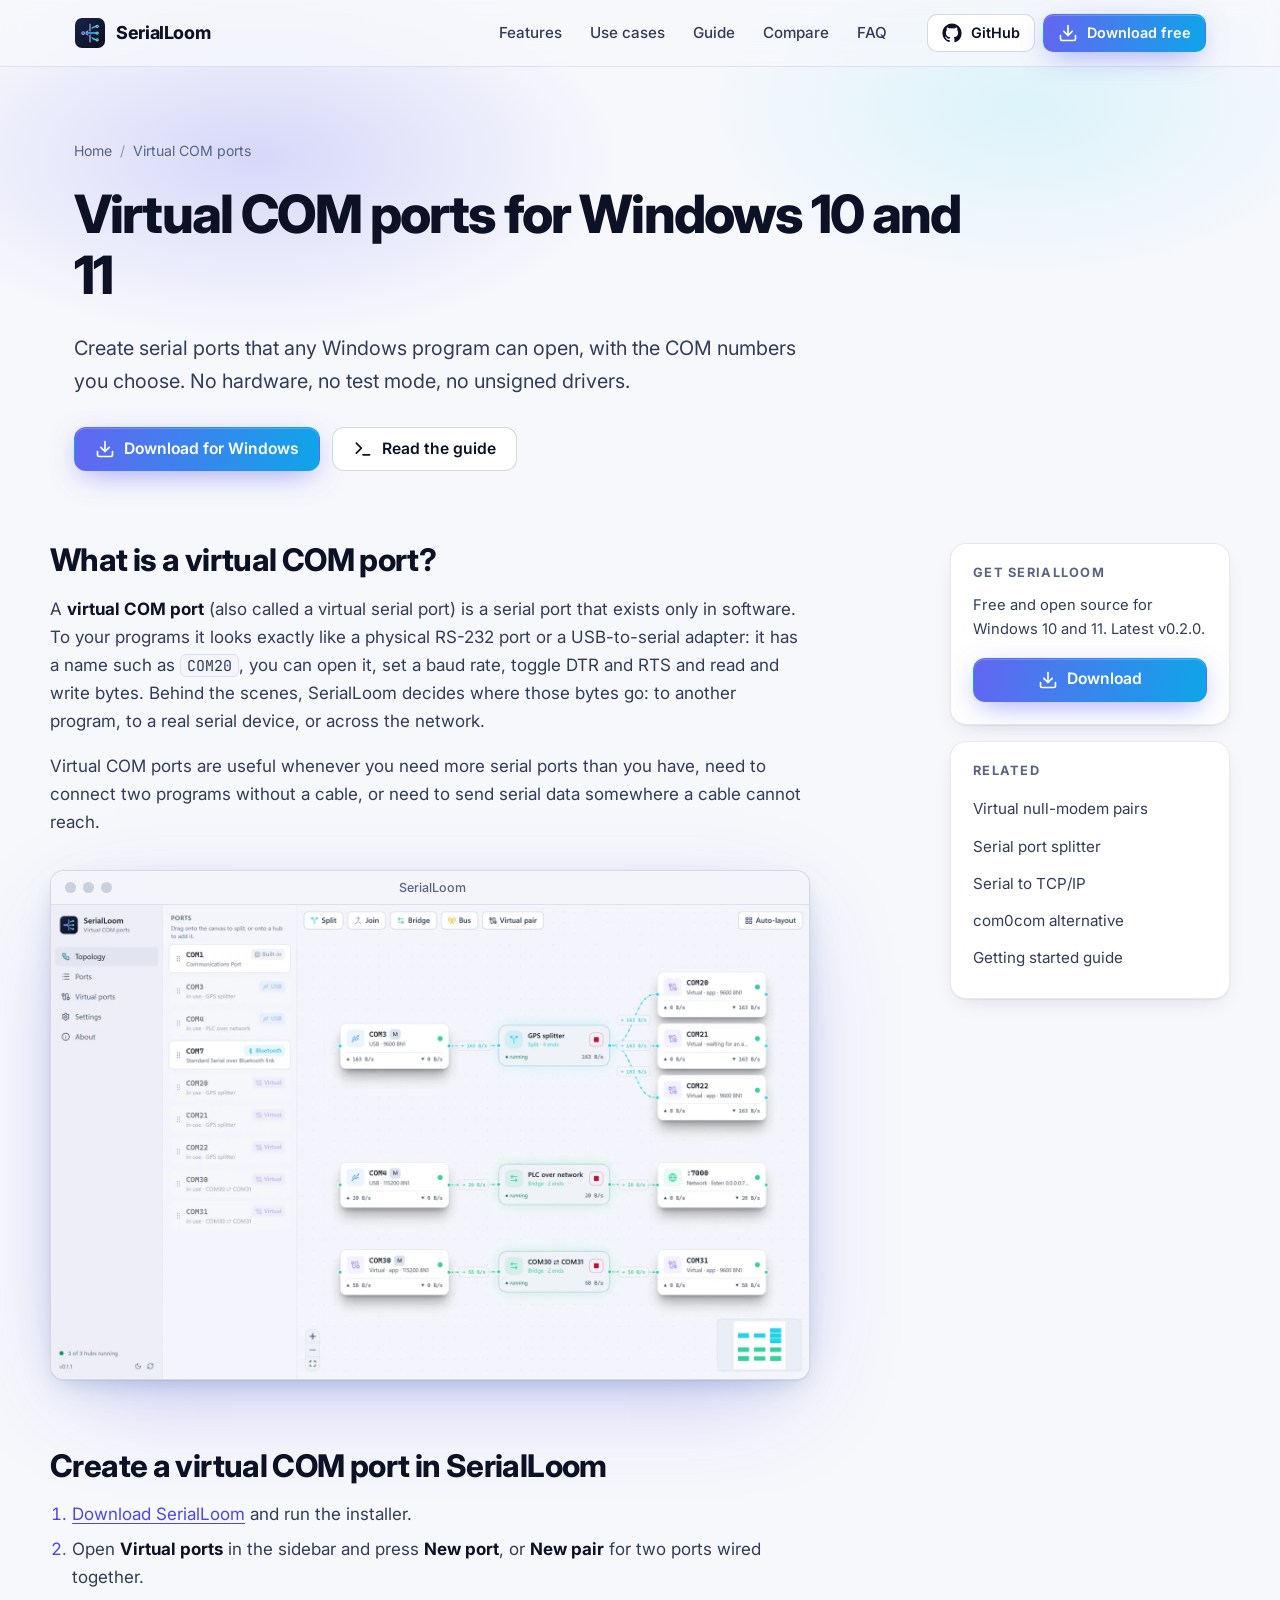
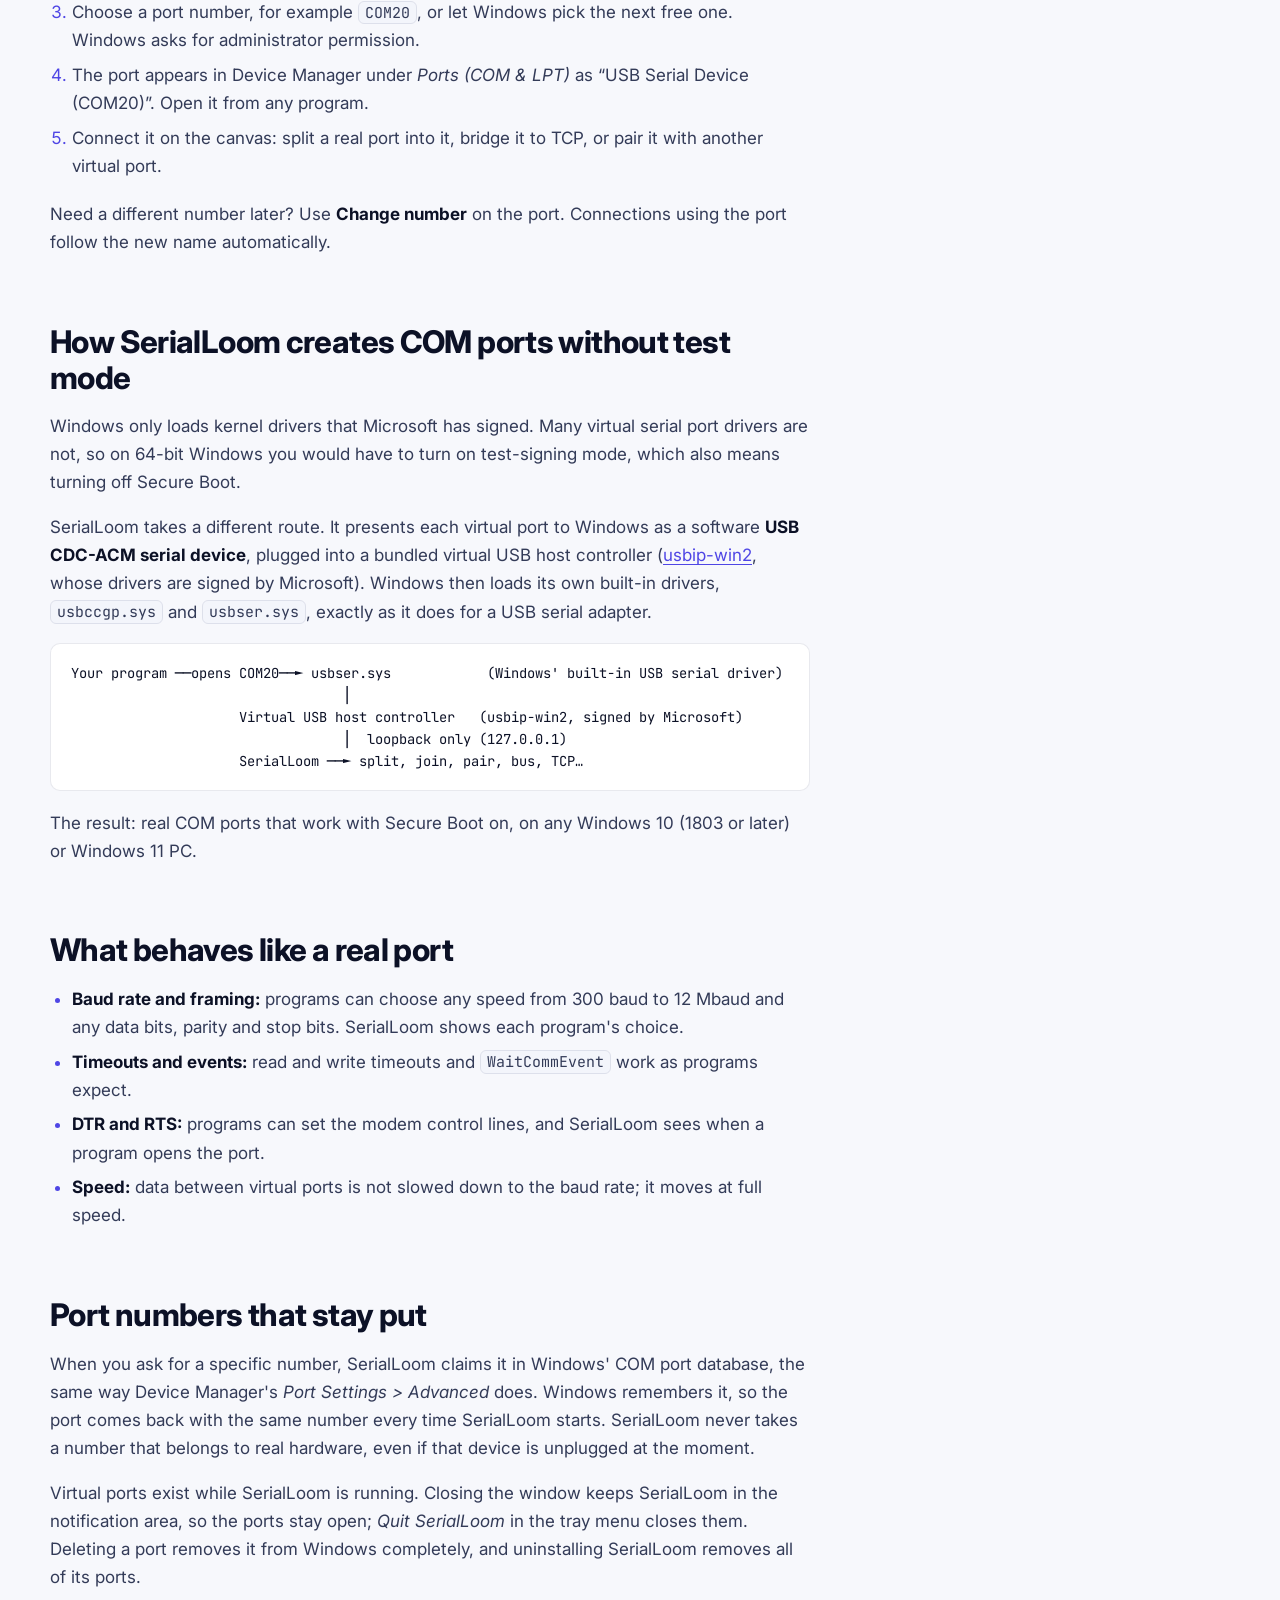
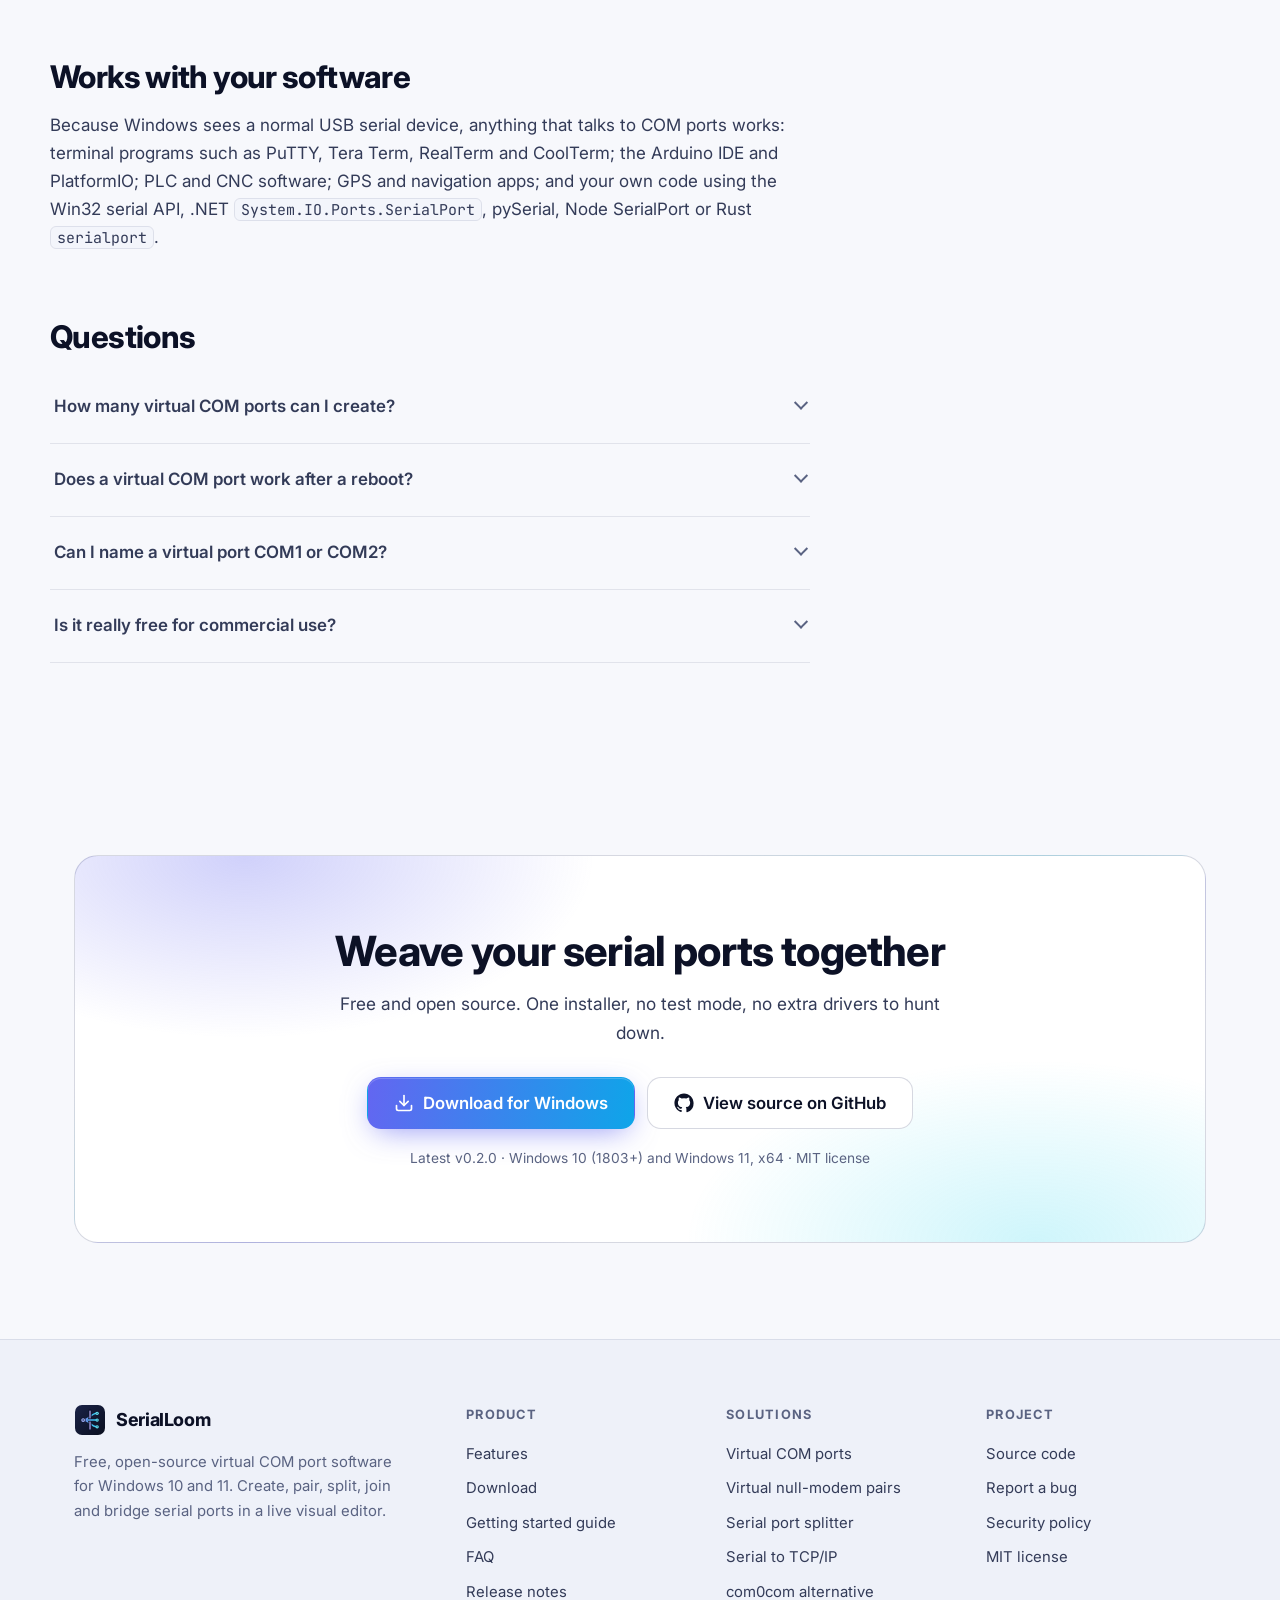
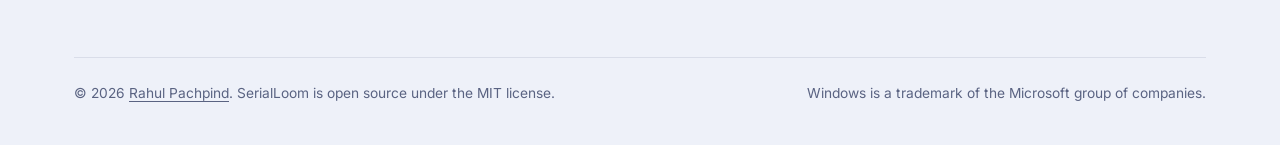
<file: virtual-com-port-windows/index.html>
<!doctype html>
<html lang="en">
<head>
<meta charset="utf-8">
<meta name="viewport" content="width=device-width, initial-scale=1">
<title>Virtual COM Port for Windows 10 & 11, Free and Open Source | SerialLoom</title>
<meta name="description" content="Create virtual COM ports on Windows 10 and 11 with SerialLoom. Pick the port number, use it from any program, no test mode or unsigned drivers. Free and open source.">
<link rel="canonical" href="https://www.serialloom.com/virtual-com-port-windows/">
<meta name="robots" content="index, follow, max-image-preview:large">
<meta name="author" content="Rahul Pachpind">
<meta name="theme-color" content="#070a14" media="(prefers-color-scheme: dark)">
<meta name="theme-color" content="#f7f8fc" media="(prefers-color-scheme: light)">
<meta name="color-scheme" content="dark light">
<link rel="icon" href="/assets/img/logo.svg" type="image/svg+xml">
<link rel="icon" href="/assets/img/favicon-32.png" sizes="32x32" type="image/png">
<link rel="apple-touch-icon" href="/assets/img/apple-touch-icon.png">
<link rel="manifest" href="/site.webmanifest">
<meta property="og:type" content="website">
<meta property="og:site_name" content="SerialLoom">
<meta property="og:title" content="Virtual COM Port for Windows 10 &amp; 11, Free and Open Source | SerialLoom">
<meta property="og:description" content="Create virtual COM ports on Windows 10 and 11 with SerialLoom. Pick the port number, use it from any program, no test mode or unsigned drivers. Free and open source.">
<meta property="og:url" content="https://www.serialloom.com/virtual-com-port-windows/">
<meta property="og:image" content="https://www.serialloom.com/assets/img/og-image.png">
<meta property="og:image:width" content="1200">
<meta property="og:image:height" content="630">
<meta property="og:image:alt" content="SerialLoom: virtual COM ports for Windows with a live visual editor">
<meta name="twitter:card" content="summary_large_image">
<meta name="twitter:title" content="Virtual COM Port for Windows 10 &amp; 11, Free and Open Source | SerialLoom">
<meta name="twitter:description" content="Create virtual COM ports on Windows 10 and 11 with SerialLoom. Pick the port number, use it from any program, no test mode or unsigned drivers. Free and open source.">
<meta name="twitter:image" content="https://www.serialloom.com/assets/img/og-image.png">
<link rel="preconnect" href="https://fonts.googleapis.com">
<link rel="preconnect" href="https://fonts.gstatic.com" crossorigin>
<link rel="stylesheet" href="https://fonts.googleapis.com/css2?family=Inter:wght@400;500;600;700;800&family=JetBrains+Mono:wght@400;500&display=swap">
<link rel="stylesheet" href="/assets/css/site.css">
<script src="/assets/js/site.js" defer></script>
<script type="application/ld+json">{"@context":"https://schema.org","@type":"BreadcrumbList","itemListElement":[{"@type":"ListItem","position":1,"name":"Home","item":"https://www.serialloom.com/"},{"@type":"ListItem","position":2,"name":"Virtual COM ports","item":"https://www.serialloom.com/virtual-com-port-windows/"}]}</script>
<script type="application/ld+json">{"@context":"https://schema.org","@type":"TechArticle","headline":"Virtual COM ports for Windows 10 and 11","description":"Create virtual COM ports on Windows 10 and 11 with SerialLoom. Pick the port number, use it from any program, no test mode or unsigned drivers. Free and open source.","url":"https://www.serialloom.com/virtual-com-port-windows/","datePublished":"2026-10-27","dateModified":"2026-10-27","author":{"@type":"Person","name":"Rahul Pachpind","url":"https://github.com/RahulP5"},"publisher":{"@type":"Person","name":"Rahul Pachpind","url":"https://github.com/RahulP5"},"image":"https://www.serialloom.com/assets/img/og-image.png","about":{"@type":"SoftwareApplication","name":"SerialLoom","operatingSystem":"Windows 10, Windows 11","applicationCategory":"DeveloperApplication"}}</script>
<script type="application/ld+json">{"@context":"https://schema.org","@type":"FAQPage","mainEntity":[{"@type":"Question","name":"How many virtual COM ports can I create?","acceptedAnswer":{"@type":"Answer","text":"As many as you need for your setup. Each virtual port is a separate USB serial device with its own COM number."}},{"@type":"Question","name":"Does a virtual COM port work after a reboot?","acceptedAnswer":{"@type":"Answer","text":"Yes, once SerialLoom is running again. Ports come back with the same COM numbers, and saved connections start automatically when SerialLoom opens."}},{"@type":"Question","name":"Can I name a virtual port COM1 or COM2?","acceptedAnswer":{"@type":"Answer","text":"Yes, if no real hardware owns that number. This helps legacy software that only works with low COM numbers."}},{"@type":"Question","name":"Is it really free for commercial use?","acceptedAnswer":{"@type":"Answer","text":"Yes. SerialLoom is MIT licensed: free to use at work, in a factory, or in a product, with no license keys."}}]}</script>
</head>
<body>
<a class="skip" href="#main">Skip to content</a>
<header class="site-header">
  <nav class="wrap nav" aria-label="Main">
    <a class="brand" href="/" aria-label="SerialLoom home"><img src="/assets/img/logo.svg" alt="" width="32" height="32">SerialLoom</a>
    <ul class="nav-links">
      <li><a href="/#features">Features</a></li>
      <li><a href="/#use-cases">Use cases</a></li>
      <li><a href="/docs/">Guide</a></li>
      <li><a href="/com0com-alternative/">Compare</a></li>
      <li><a href="/#faq">FAQ</a></li>
    </ul>
    <div class="nav-cta">
      <a class="btn btn-ghost btn-sm" href="https://github.com/RahulP5/SerialLoom" rel="noopener" aria-label="SerialLoom on GitHub"><svg class="icon" viewBox="0 0 24 24" aria-hidden="true" style="fill:currentColor;stroke:none"><path d="M12 .5C5.65.5.5 5.65.5 12c0 5.08 3.29 9.39 7.86 10.91.58.1.79-.25.79-.56v-2c-3.2.7-3.87-1.37-3.87-1.37-.52-1.33-1.28-1.68-1.28-1.68-1.04-.71.08-.7.08-.7 1.15.08 1.76 1.18 1.76 1.18 1.03 1.76 2.69 1.25 3.35.96.1-.74.4-1.25.73-1.54-2.55-.29-5.24-1.28-5.24-5.69 0-1.26.45-2.28 1.18-3.09-.12-.29-.51-1.46.11-3.05 0 0 .97-.31 3.17 1.18a11 11 0 0 1 5.77 0c2.2-1.49 3.17-1.18 3.17-1.18.63 1.59.23 2.76.11 3.05.74.81 1.18 1.83 1.18 3.09 0 4.42-2.7 5.39-5.26 5.68.41.36.78 1.06.78 2.14v3.17c0 .31.21.67.8.56A11.5 11.5 0 0 0 23.5 12C23.5 5.65 18.35.5 12 .5Z"/></svg><span>GitHub</span></a>
      <a class="btn btn-primary btn-sm" href="/download/"><svg class="icon" viewBox="0 0 24 24" aria-hidden="true"><path d="M21 15v4a2 2 0 0 1-2 2H5a2 2 0 0 1-2-2v-4"/><polyline points="7 10 12 15 17 10"/><line x1="12" x2="12" y1="15" y2="3"/></svg><span>Download<span class="long"> free</span></span></a>
    </div>
    <button class="nav-toggle" type="button" aria-label="Menu" aria-expanded="false"><svg class="icon" viewBox="0 0 24 24" aria-hidden="true"><line x1="4" x2="20" y1="7" y2="7"/><line x1="4" x2="20" y1="12" y2="12"/><line x1="4" x2="20" y1="17" y2="17"/></svg></button>
  </nav>
</header>
<main id="main">
<section class="page-hero">
  <div class="wrap">
    <ol class="crumbs"><li><a href="/">Home</a></li><li aria-current="page">Virtual COM ports</li></ol>
    <h1>Virtual COM ports for Windows 10 and 11</h1>
    <p class="lead">Create serial ports that any Windows program can open, with the COM numbers you choose. No hardware, no test mode, no unsigned drivers.</p>
    <div class="hero-actions">
      <a class="btn btn-primary" href="https://github.com/RahulP5/SerialLoom/releases/latest" data-download><svg class="icon" viewBox="0 0 24 24" aria-hidden="true"><path d="M21 15v4a2 2 0 0 1-2 2H5a2 2 0 0 1-2-2v-4"/><polyline points="7 10 12 15 17 10"/><line x1="12" x2="12" y1="15" y2="3"/></svg><span>Download for Windows</span></a>
      <a class="btn btn-ghost" href="/docs/"><svg class="icon" viewBox="0 0 24 24" aria-hidden="true"><polyline points="4 17 10 11 4 5"/><line x1="12" x2="20" y1="19" y2="19"/></svg><span>Read the guide</span></a>
    </div>
  </div>
</section>
<div class="wrap article">
  <article class="prose">
<h2>What is a virtual COM port?</h2>
<p>A <strong>virtual COM port</strong> (also called a virtual serial port) is a serial port that exists only in software. To your programs it looks exactly like a physical RS-232 port or a USB-to-serial adapter: it has a name such as <code>COM20</code>, you can open it, set a baud rate, toggle DTR and RTS and read and write bytes. Behind the scenes, SerialLoom decides where those bytes go: to another program, to a real serial device, or across the network.</p>
<p>Virtual COM ports are useful whenever you need more serial ports than you have, need to connect two programs without a cable, or need to send serial data somewhere a cable cannot reach.</p>

<figure class="shot reveal">
  <div class="shot-frame">
    <div class="shot-bar" aria-hidden="true"><i></i><i></i><i></i><em>SerialLoom</em></div>
    <picture>
      <source media="(prefers-color-scheme: light)" type="image/webp" srcset="/assets/img/topology-light-960.webp 960w, /assets/img/topology-light-1600.webp 1600w, /assets/img/topology-light-2880.webp 2880w" sizes="(min-width: 1200px) 1120px, 100vw">
      <img src="/assets/img/topology-dark-1600.webp" srcset="/assets/img/topology-dark-960.webp 960w, /assets/img/topology-dark-1600.webp 1600w, /assets/img/topology-dark-2880.webp 2880w" sizes="(min-width: 1200px) 1120px, 100vw" width="1440" height="900" alt="Virtual COM ports COM20, COM21, COM22, COM30 and COM31 in the SerialLoom topology editor" loading="lazy" decoding="async">
    </picture>
  </div>
</figure>

<h2>Create a virtual COM port in SerialLoom</h2>
<ol>
  <li><a href="/download/">Download SerialLoom</a> and run the installer.</li>
  <li>Open <strong>Virtual ports</strong> in the sidebar and press <strong>New port</strong>, or <strong>New pair</strong> for two ports wired together.</li>
  <li>Choose a port number, for example <code>COM20</code>, or let Windows pick the next free one. Windows asks for administrator permission.</li>
  <li>The port appears in Device Manager under <em>Ports (COM &amp; LPT)</em> as “USB Serial Device (COM20)”. Open it from any program.</li>
  <li>Connect it on the canvas: split a real port into it, bridge it to TCP, or pair it with another virtual port.</li>
</ol>
<p>Need a different number later? Use <strong>Change number</strong> on the port. Connections using the port follow the new name automatically.</p>

<h2 id="how">How SerialLoom creates COM ports without test mode</h2>
<p>Windows only loads kernel drivers that Microsoft has signed. Many virtual serial port drivers are not, so on 64-bit Windows you would have to turn on test-signing mode, which also means turning off Secure Boot.</p>
<p>SerialLoom takes a different route. It presents each virtual port to Windows as a software <strong>USB CDC-ACM serial device</strong>, plugged into a bundled virtual USB host controller (<a href="https://github.com/vadimgrn/usbip-win2" rel="noopener">usbip-win2</a>, whose drivers are signed by Microsoft). Windows then loads its own built-in drivers, <code>usbccgp.sys</code> and <code>usbser.sys</code>, exactly as it does for a USB serial adapter.</p>
<pre><code>Your program ──opens COM20──► usbser.sys            (Windows' built-in USB serial driver)
                                  │
                     Virtual USB host controller   (usbip-win2, signed by Microsoft)
                                  │  loopback only (127.0.0.1)
                     SerialLoom ──► split, join, pair, bus, TCP…</code></pre>
<p>The result: real COM ports that work with Secure Boot on, on any Windows 10 (1803 or later) or Windows 11 PC.</p>

<h2>What behaves like a real port</h2>
<ul>
  <li><strong>Baud rate and framing:</strong> programs can choose any speed from 300 baud to 12 Mbaud and any data bits, parity and stop bits. SerialLoom shows each program's choice.</li>
  <li><strong>Timeouts and events:</strong> read and write timeouts and <code>WaitCommEvent</code> work as programs expect.</li>
  <li><strong>DTR and RTS:</strong> programs can set the modem control lines, and SerialLoom sees when a program opens the port.</li>
  <li><strong>Speed:</strong> data between virtual ports is not slowed down to the baud rate; it moves at full speed.</li>
</ul>

<h2>Port numbers that stay put</h2>
<p>When you ask for a specific number, SerialLoom claims it in Windows' COM port database, the same way Device Manager's <em>Port Settings &gt; Advanced</em> does. Windows remembers it, so the port comes back with the same number every time SerialLoom starts. SerialLoom never takes a number that belongs to real hardware, even if that device is unplugged at the moment.</p>
<p>Virtual ports exist while SerialLoom is running. Closing the window keeps SerialLoom in the notification area, so the ports stay open; <em>Quit SerialLoom</em> in the tray menu closes them. Deleting a port removes it from Windows completely, and uninstalling SerialLoom removes all of its ports.</p>

<h2>Works with your software</h2>
<p>Because Windows sees a normal USB serial device, anything that talks to COM ports works: terminal programs such as PuTTY, Tera Term, RealTerm and CoolTerm; the Arduino IDE and PlatformIO; PLC and CNC software; GPS and navigation apps; and your own code using the Win32 serial API, .NET <code>System.IO.Ports.SerialPort</code>, pySerial, Node SerialPort or Rust <code>serialport</code>.</p>
<h2 id="faq">Questions</h2>
<div class="faq">
  <details>
    <summary>How many virtual COM ports can I create?</summary>
    <div class="answer"><p>As many as you need for your setup. Each virtual port is a separate USB serial device with its own COM number.</p></div>
  </details>
  <details>
    <summary>Does a virtual COM port work after a reboot?</summary>
    <div class="answer"><p>Yes, once SerialLoom is running again. Ports come back with the same COM numbers, and saved connections start automatically when SerialLoom opens.</p></div>
  </details>
  <details>
    <summary>Can I name a virtual port COM1 or COM2?</summary>
    <div class="answer"><p>Yes, if no real hardware owns that number. This helps legacy software that only works with low COM numbers.</p></div>
  </details>
  <details>
    <summary>Is it really free for commercial use?</summary>
    <div class="answer"><p>Yes. SerialLoom is MIT licensed: free to use at work, in a factory, or in a product, with no license keys.</p></div>
  </details>
</div>
  </article>
  <aside class="aside" aria-label="More">
    <div class="card">
      <h4>Get SerialLoom</h4>
      <p>Free and open source for Windows 10 and 11. Latest <span data-version>v0.2.0</span>.</p>
      <a class="btn btn-primary" href="https://github.com/RahulP5/SerialLoom/releases/latest" data-download><svg class="icon" viewBox="0 0 24 24" aria-hidden="true"><path d="M21 15v4a2 2 0 0 1-2 2H5a2 2 0 0 1-2-2v-4"/><polyline points="7 10 12 15 17 10"/><line x1="12" x2="12" y1="15" y2="3"/></svg><span>Download</span></a>
    </div>
    <div class="card">
      <h4>Related</h4>
      <ul>
        <li><a href="/virtual-null-modem/">Virtual null-modem pairs</a></li>
        <li><a href="/serial-port-splitter/">Serial port splitter</a></li>
        <li><a href="/serial-to-tcp/">Serial to TCP/IP</a></li>
        <li><a href="/com0com-alternative/">com0com alternative</a></li>
        <li><a href="/docs/">Getting started guide</a></li>
      </ul>
    </div>
  </aside>
</div>
<section class="section" aria-labelledby="cta-title">
  <div class="wrap">
    <div class="cta reveal">
      <h2 id="cta-title">Weave your serial ports together</h2>
      <p>Free and open source. One installer, no test mode, no extra drivers to hunt down.</p>
      <div class="hero-actions">
        <a class="btn btn-primary btn-lg" href="https://github.com/RahulP5/SerialLoom/releases/latest" data-download><svg class="icon" viewBox="0 0 24 24" aria-hidden="true"><path d="M21 15v4a2 2 0 0 1-2 2H5a2 2 0 0 1-2-2v-4"/><polyline points="7 10 12 15 17 10"/><line x1="12" x2="12" y1="15" y2="3"/></svg><span>Download for Windows</span></a>
        <a class="btn btn-ghost btn-lg" href="https://github.com/RahulP5/SerialLoom" rel="noopener"><svg class="icon" viewBox="0 0 24 24" aria-hidden="true" style="fill:currentColor;stroke:none"><path d="M12 .5C5.65.5.5 5.65.5 12c0 5.08 3.29 9.39 7.86 10.91.58.1.79-.25.79-.56v-2c-3.2.7-3.87-1.37-3.87-1.37-.52-1.33-1.28-1.68-1.28-1.68-1.04-.71.08-.7.08-.7 1.15.08 1.76 1.18 1.76 1.18 1.03 1.76 2.69 1.25 3.35.96.1-.74.4-1.25.73-1.54-2.55-.29-5.24-1.28-5.24-5.69 0-1.26.45-2.28 1.18-3.09-.12-.29-.51-1.46.11-3.05 0 0 .97-.31 3.17 1.18a11 11 0 0 1 5.77 0c2.2-1.49 3.17-1.18 3.17-1.18.63 1.59.23 2.76.11 3.05.74.81 1.18 1.83 1.18 3.09 0 4.42-2.7 5.39-5.26 5.68.41.36.78 1.06.78 2.14v3.17c0 .31.21.67.8.56A11.5 11.5 0 0 0 23.5 12C23.5 5.65 18.35.5 12 .5Z"/></svg><span>View source on GitHub</span></a>
      </div>
      <p class="small">Latest <span data-version>v0.2.0</span> · Windows 10 (1803+) and Windows 11, x64 · MIT license</p>
    </div>
  </div>
</section>
</main>
<footer class="site-footer">
  <div class="wrap">
    <div class="footer-grid">
      <div>
        <a class="brand" href="/"><img src="/assets/img/logo.svg" alt="" width="32" height="32">SerialLoom</a>
        <p>Free, open-source virtual COM port software for Windows 10 and 11. Create, pair, split, join and bridge serial ports in a live visual editor.</p>
      </div>
      <div>
        <h4>Product</h4>
        <ul>
          <li><a href="/#features">Features</a></li>
          <li><a href="/download/">Download</a></li>
          <li><a href="/docs/">Getting started guide</a></li>
          <li><a href="/#faq">FAQ</a></li>
          <li><a href="https://github.com/RahulP5/SerialLoom/releases" rel="noopener">Release notes</a></li>
        </ul>
      </div>
      <div>
        <h4>Solutions</h4>
        <ul>
          <li><a href="/virtual-com-port-windows/">Virtual COM ports</a></li>
          <li><a href="/virtual-null-modem/">Virtual null-modem pairs</a></li>
          <li><a href="/serial-port-splitter/">Serial port splitter</a></li>
          <li><a href="/serial-to-tcp/">Serial to TCP/IP</a></li>
          <li><a href="/com0com-alternative/">com0com alternative</a></li>
        </ul>
      </div>
      <div>
        <h4>Project</h4>
        <ul>
          <li><a href="https://github.com/RahulP5/SerialLoom" rel="noopener">Source code</a></li>
          <li><a href="https://github.com/RahulP5/SerialLoom/issues" rel="noopener">Report a bug</a></li>
          <li><a href="https://github.com/RahulP5/SerialLoom/blob/main/SECURITY.md" rel="noopener">Security policy</a></li>
          <li><a href="https://github.com/RahulP5/SerialLoom/blob/main/LICENSE" rel="noopener">MIT license</a></li>
        </ul>
      </div>
    </div>
    <div class="footer-bottom">
      <span>© <span data-year>2026</span> <a href="https://github.com/RahulP5" rel="noopener">Rahul Pachpind</a>. SerialLoom is open source under the MIT license.</span>
      <span>Windows is a trademark of the Microsoft group of companies.</span>
    </div>
  </div>
</footer>
</body>
</html>
</file>
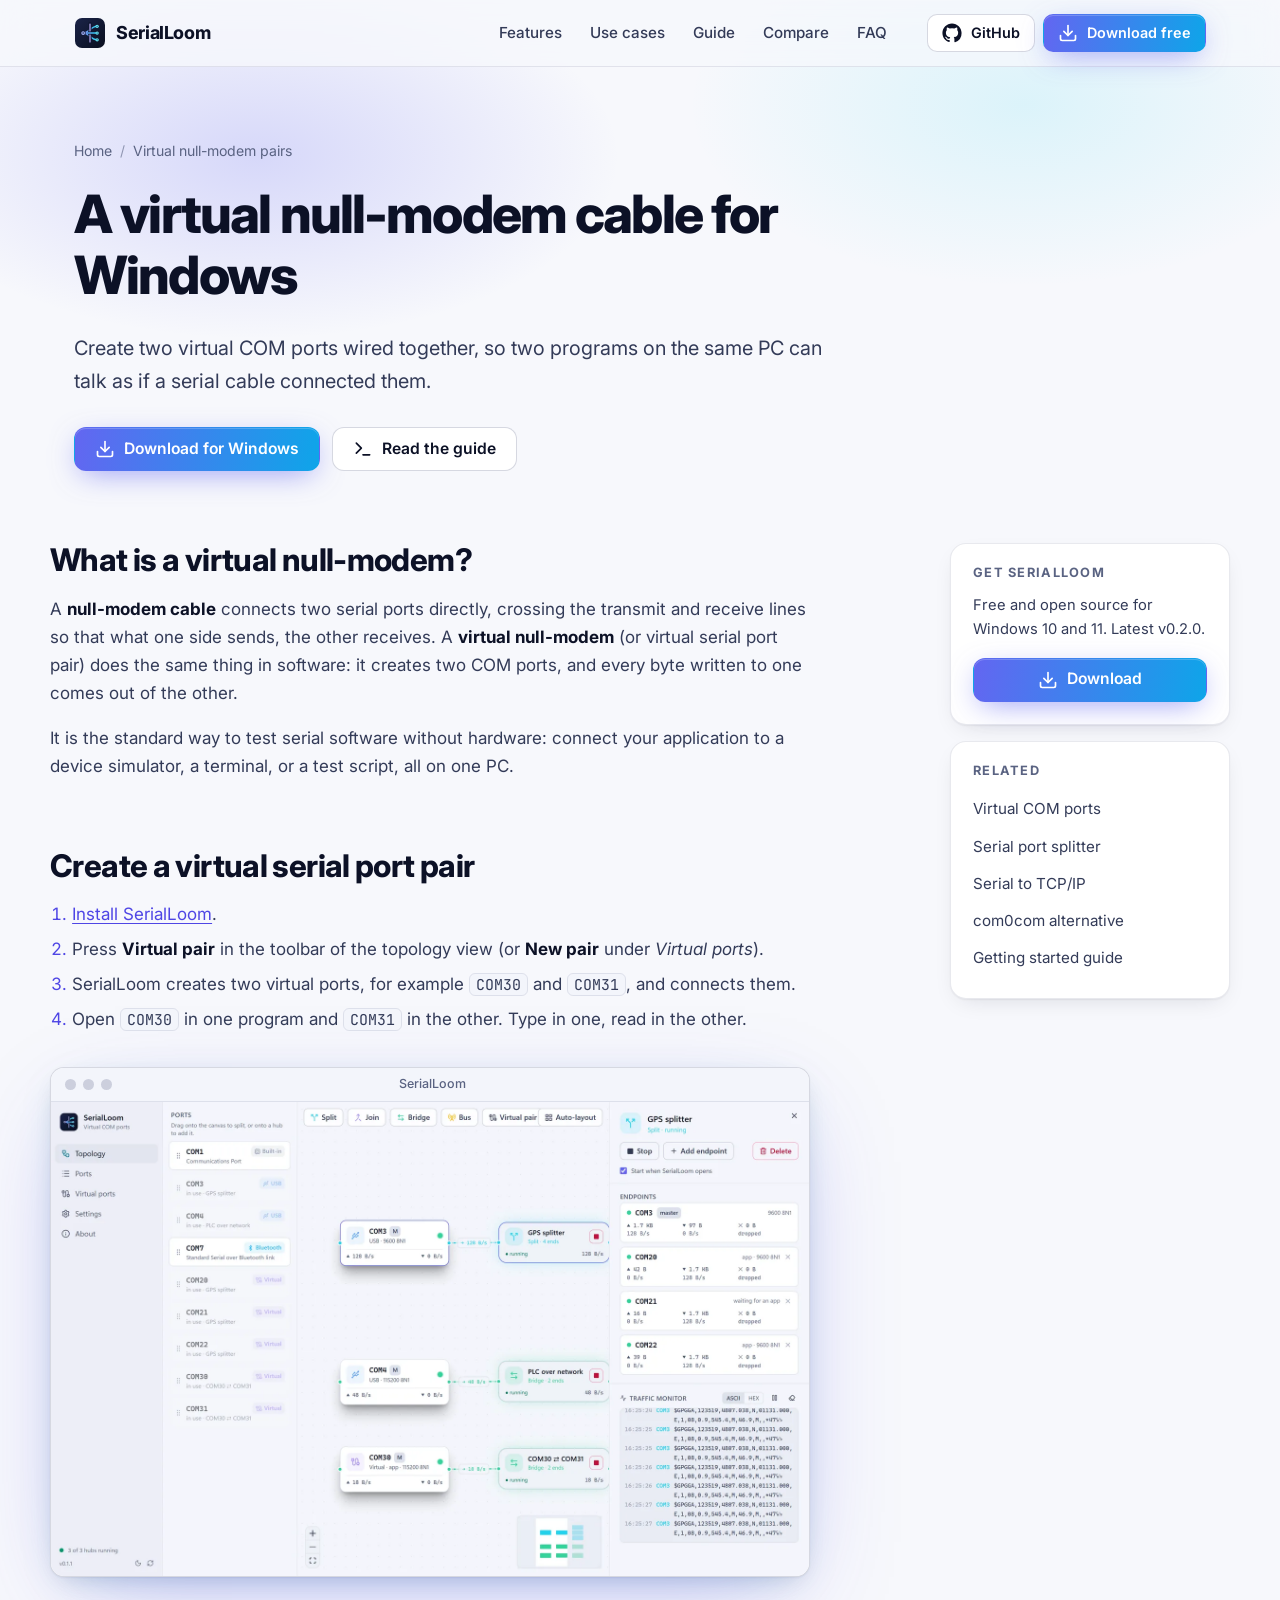
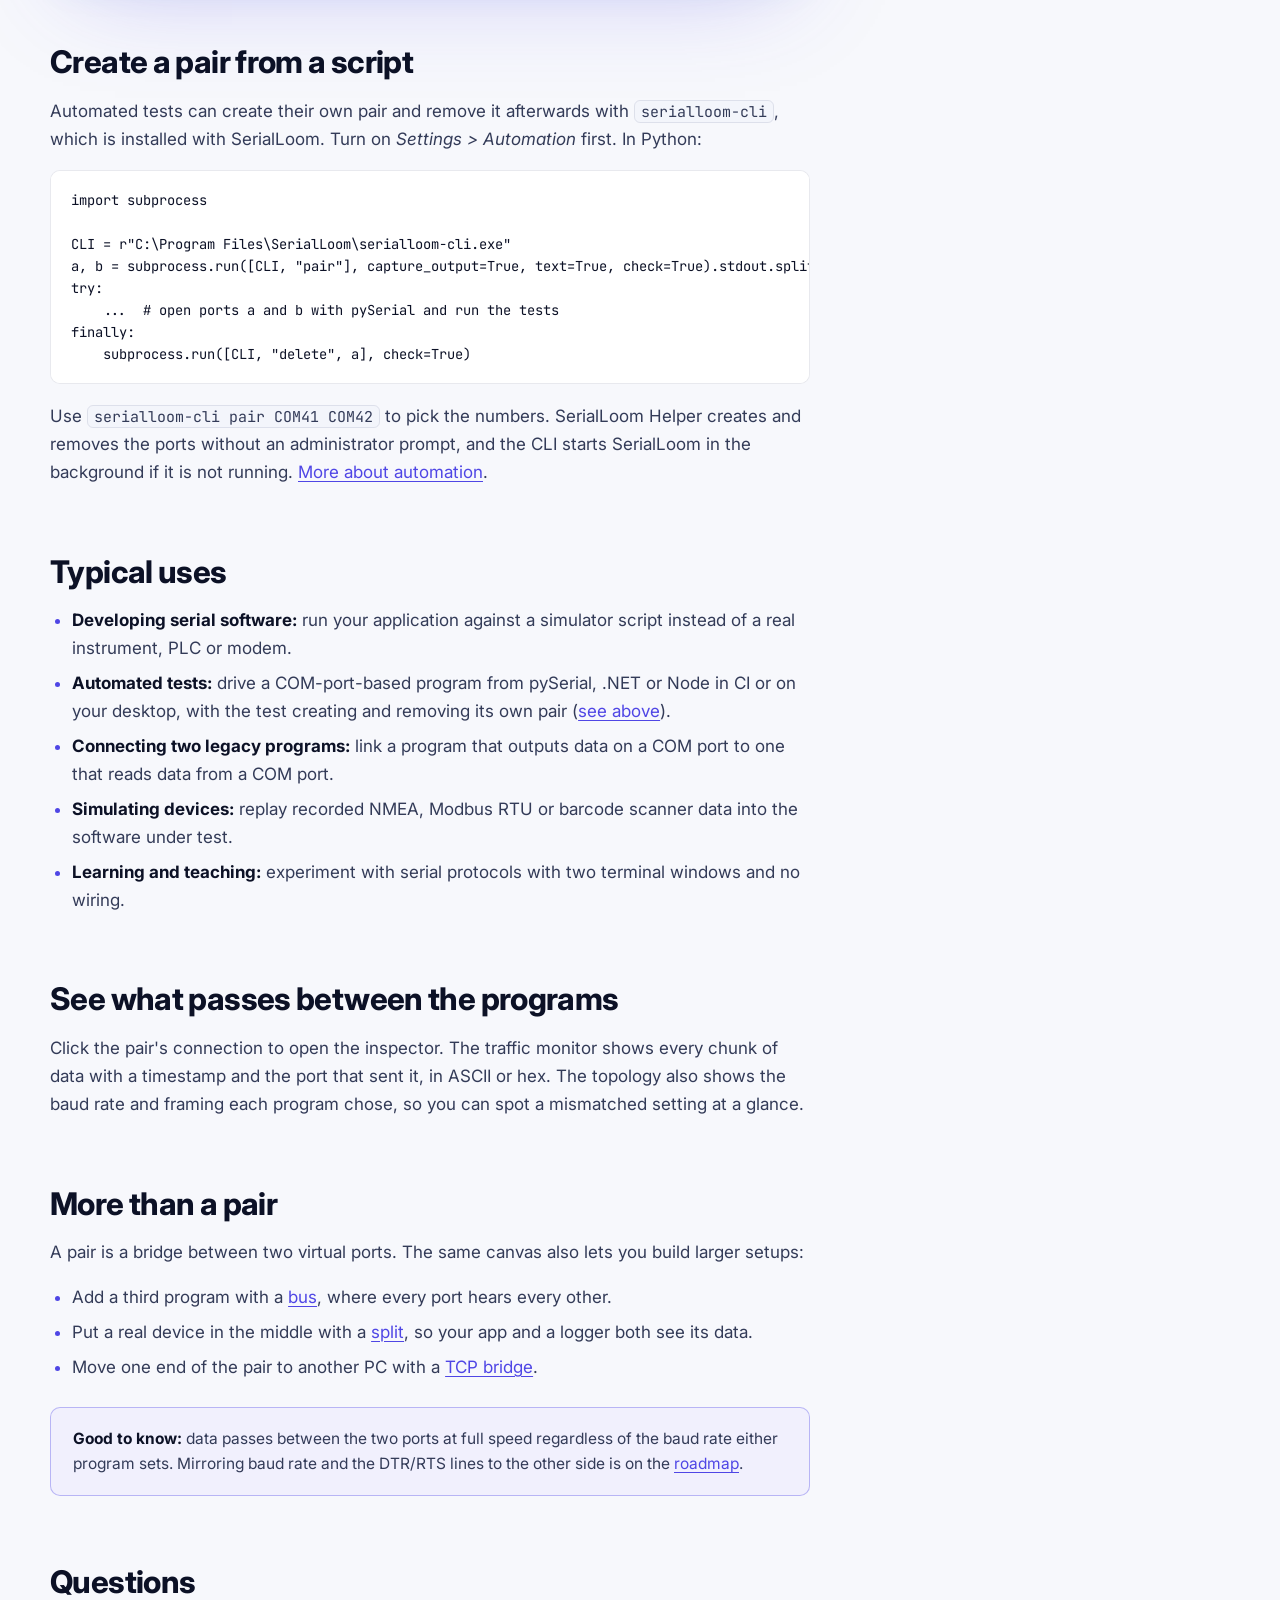
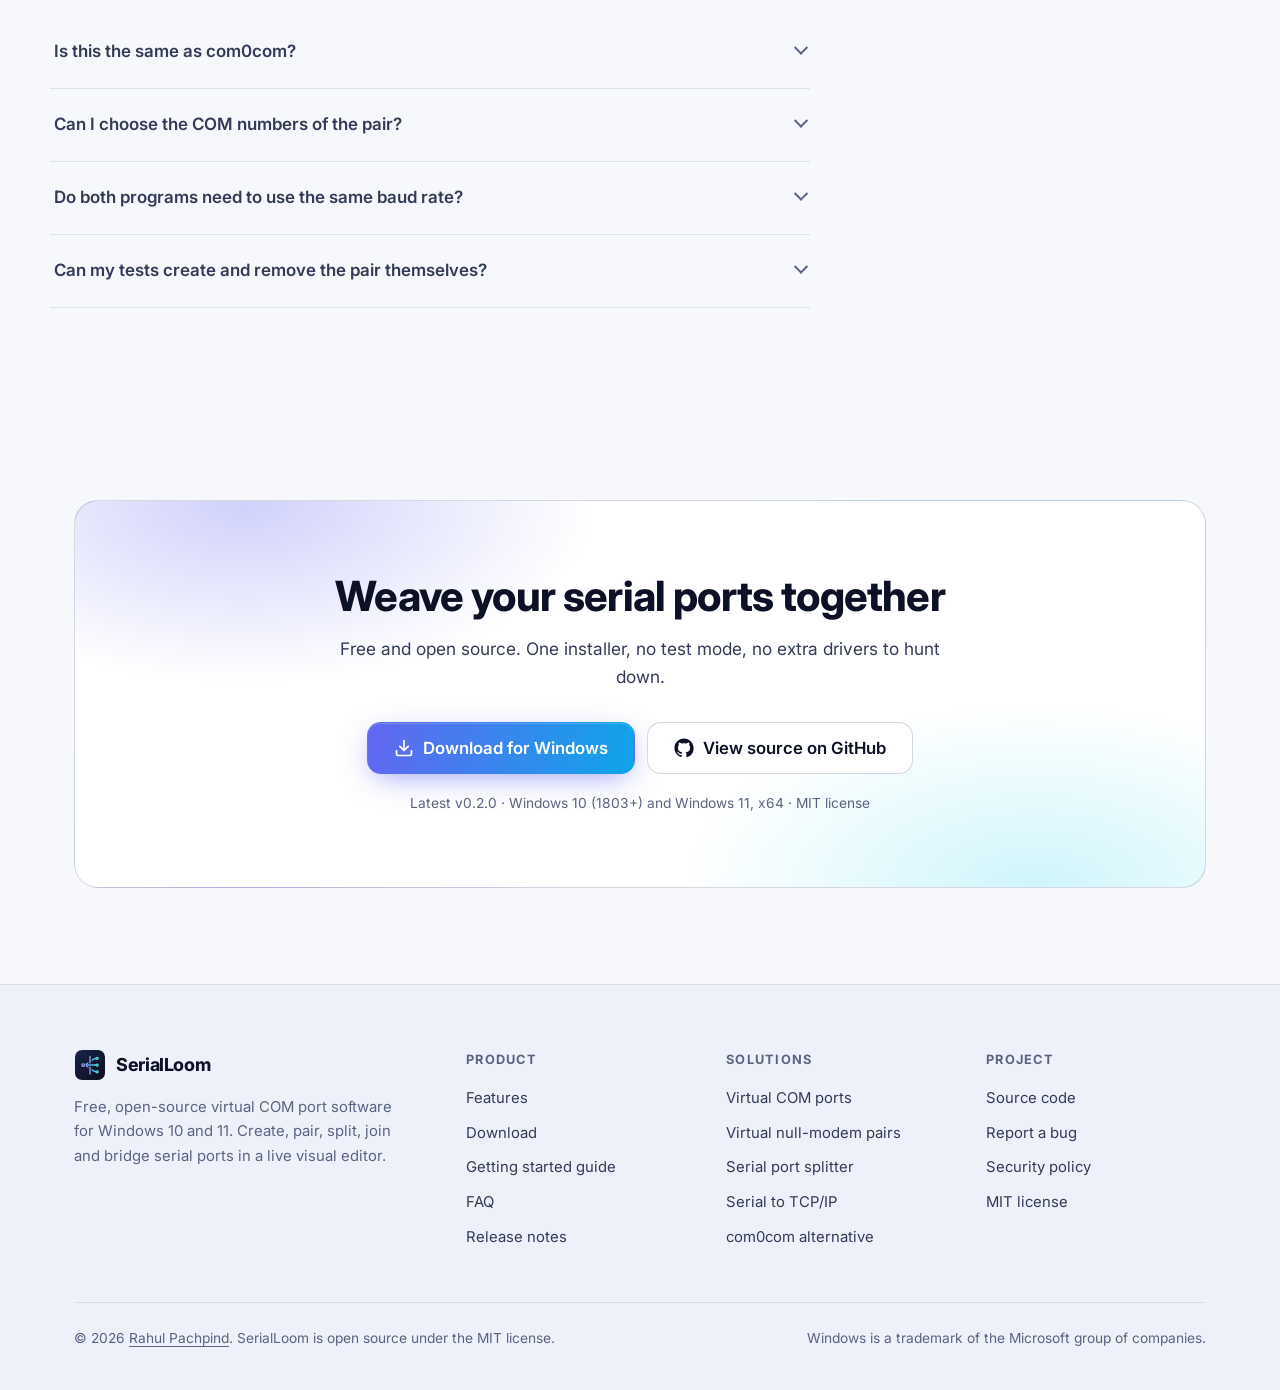
<file: virtual-null-modem/index.html>
<!doctype html>
<html lang="en">
<head>
<meta charset="utf-8">
<meta name="viewport" content="width=device-width, initial-scale=1">
<title>Virtual Null-Modem Cable & Serial Port Pairs for Windows | SerialLoom</title>
<meta name="description" content="Connect two Windows programs through a virtual null-modem cable. SerialLoom creates paired virtual COM ports (like COM30 ⇄ COM31) for testing serial software. Free, no test mode.">
<link rel="canonical" href="https://www.serialloom.com/virtual-null-modem/">
<meta name="robots" content="index, follow, max-image-preview:large">
<meta name="author" content="Rahul Pachpind">
<meta name="theme-color" content="#070a14" media="(prefers-color-scheme: dark)">
<meta name="theme-color" content="#f7f8fc" media="(prefers-color-scheme: light)">
<meta name="color-scheme" content="dark light">
<link rel="icon" href="/assets/img/logo.svg" type="image/svg+xml">
<link rel="icon" href="/assets/img/favicon-32.png" sizes="32x32" type="image/png">
<link rel="apple-touch-icon" href="/assets/img/apple-touch-icon.png">
<link rel="manifest" href="/site.webmanifest">
<meta property="og:type" content="website">
<meta property="og:site_name" content="SerialLoom">
<meta property="og:title" content="Virtual Null-Modem Cable &amp; Serial Port Pairs for Windows | SerialLoom">
<meta property="og:description" content="Connect two Windows programs through a virtual null-modem cable. SerialLoom creates paired virtual COM ports (like COM30 ⇄ COM31) for testing serial software. Free, no test mode.">
<meta property="og:url" content="https://www.serialloom.com/virtual-null-modem/">
<meta property="og:image" content="https://www.serialloom.com/assets/img/og-image.png">
<meta property="og:image:width" content="1200">
<meta property="og:image:height" content="630">
<meta property="og:image:alt" content="SerialLoom: virtual COM ports for Windows with a live visual editor">
<meta name="twitter:card" content="summary_large_image">
<meta name="twitter:title" content="Virtual Null-Modem Cable &amp; Serial Port Pairs for Windows | SerialLoom">
<meta name="twitter:description" content="Connect two Windows programs through a virtual null-modem cable. SerialLoom creates paired virtual COM ports (like COM30 ⇄ COM31) for testing serial software. Free, no test mode.">
<meta name="twitter:image" content="https://www.serialloom.com/assets/img/og-image.png">
<link rel="preconnect" href="https://fonts.googleapis.com">
<link rel="preconnect" href="https://fonts.gstatic.com" crossorigin>
<link rel="stylesheet" href="https://fonts.googleapis.com/css2?family=Inter:wght@400;500;600;700;800&family=JetBrains+Mono:wght@400;500&display=swap">
<link rel="stylesheet" href="/assets/css/site.css">
<script src="/assets/js/site.js" defer></script>
<script type="application/ld+json">{"@context":"https://schema.org","@type":"BreadcrumbList","itemListElement":[{"@type":"ListItem","position":1,"name":"Home","item":"https://www.serialloom.com/"},{"@type":"ListItem","position":2,"name":"Virtual null-modem pairs","item":"https://www.serialloom.com/virtual-null-modem/"}]}</script>
<script type="application/ld+json">{"@context":"https://schema.org","@type":"TechArticle","headline":"A virtual null-modem cable for Windows","description":"Connect two Windows programs through a virtual null-modem cable. SerialLoom creates paired virtual COM ports (like COM30 ⇄ COM31) for testing serial software. Free, no test mode.","url":"https://www.serialloom.com/virtual-null-modem/","datePublished":"2026-10-27","dateModified":"2026-11-18","author":{"@type":"Person","name":"Rahul Pachpind","url":"https://github.com/RahulP5"},"publisher":{"@type":"Person","name":"Rahul Pachpind","url":"https://github.com/RahulP5"},"image":"https://www.serialloom.com/assets/img/og-image.png","about":{"@type":"SoftwareApplication","name":"SerialLoom","operatingSystem":"Windows 10, Windows 11","applicationCategory":"DeveloperApplication"}}</script>
<script type="application/ld+json">{"@context":"https://schema.org","@type":"FAQPage","mainEntity":[{"@type":"Question","name":"Is this the same as com0com?","acceptedAnswer":{"@type":"Answer","text":"It serves the same purpose as com0com's paired ports, but runs on 64-bit Windows 10 and 11 without test-signing mode and adds a visual editor, splitting and TCP bridging. Full comparison."}},{"@type":"Question","name":"Can I choose the COM numbers of the pair?","acceptedAnswer":{"@type":"Answer","text":"Yes. Pick the numbers when you create the pair, or use Change number later."}},{"@type":"Question","name":"Do both programs need to use the same baud rate?","acceptedAnswer":{"@type":"Answer","text":"No. Virtual ports do not slow data down to the baud rate, so the programs exchange data even with different settings. The topology shows each program's setting in case the real device will care."}},{"@type":"Question","name":"Can my tests create and remove the pair themselves?","acceptedAnswer":{"@type":"Answer","text":"Yes. Turn on Settings > Automation, then call serialloom-cli pair at the start of a test run and serialloom-cli delete at the end. It works from any language that can start a program, including Python, C#, Node.js and batch files. Automation guide."}}]}</script>
</head>
<body>
<a class="skip" href="#main">Skip to content</a>
<header class="site-header">
  <nav class="wrap nav" aria-label="Main">
    <a class="brand" href="/" aria-label="SerialLoom home"><img src="/assets/img/logo.svg" alt="" width="32" height="32">SerialLoom</a>
    <ul class="nav-links">
      <li><a href="/#features">Features</a></li>
      <li><a href="/#use-cases">Use cases</a></li>
      <li><a href="/docs/">Guide</a></li>
      <li><a href="/com0com-alternative/">Compare</a></li>
      <li><a href="/#faq">FAQ</a></li>
    </ul>
    <div class="nav-cta">
      <a class="btn btn-ghost btn-sm" href="https://github.com/RahulP5/SerialLoom" rel="noopener" aria-label="SerialLoom on GitHub"><svg class="icon" viewBox="0 0 24 24" aria-hidden="true" style="fill:currentColor;stroke:none"><path d="M12 .5C5.65.5.5 5.65.5 12c0 5.08 3.29 9.39 7.86 10.91.58.1.79-.25.79-.56v-2c-3.2.7-3.87-1.37-3.87-1.37-.52-1.33-1.28-1.68-1.28-1.68-1.04-.71.08-.7.08-.7 1.15.08 1.76 1.18 1.76 1.18 1.03 1.76 2.69 1.25 3.35.96.1-.74.4-1.25.73-1.54-2.55-.29-5.24-1.28-5.24-5.69 0-1.26.45-2.28 1.18-3.09-.12-.29-.51-1.46.11-3.05 0 0 .97-.31 3.17 1.18a11 11 0 0 1 5.77 0c2.2-1.49 3.17-1.18 3.17-1.18.63 1.59.23 2.76.11 3.05.74.81 1.18 1.83 1.18 3.09 0 4.42-2.7 5.39-5.26 5.68.41.36.78 1.06.78 2.14v3.17c0 .31.21.67.8.56A11.5 11.5 0 0 0 23.5 12C23.5 5.65 18.35.5 12 .5Z"/></svg><span>GitHub</span></a>
      <a class="btn btn-primary btn-sm" href="/download/"><svg class="icon" viewBox="0 0 24 24" aria-hidden="true"><path d="M21 15v4a2 2 0 0 1-2 2H5a2 2 0 0 1-2-2v-4"/><polyline points="7 10 12 15 17 10"/><line x1="12" x2="12" y1="15" y2="3"/></svg><span>Download<span class="long"> free</span></span></a>
    </div>
    <button class="nav-toggle" type="button" aria-label="Menu" aria-expanded="false"><svg class="icon" viewBox="0 0 24 24" aria-hidden="true"><line x1="4" x2="20" y1="7" y2="7"/><line x1="4" x2="20" y1="12" y2="12"/><line x1="4" x2="20" y1="17" y2="17"/></svg></button>
  </nav>
</header>
<main id="main">
<section class="page-hero">
  <div class="wrap">
    <ol class="crumbs"><li><a href="/">Home</a></li><li aria-current="page">Virtual null-modem pairs</li></ol>
    <h1>A virtual null-modem cable for Windows</h1>
    <p class="lead">Create two virtual COM ports wired together, so two programs on the same PC can talk as if a serial cable connected them.</p>
    <div class="hero-actions">
      <a class="btn btn-primary" href="https://github.com/RahulP5/SerialLoom/releases/latest" data-download><svg class="icon" viewBox="0 0 24 24" aria-hidden="true"><path d="M21 15v4a2 2 0 0 1-2 2H5a2 2 0 0 1-2-2v-4"/><polyline points="7 10 12 15 17 10"/><line x1="12" x2="12" y1="15" y2="3"/></svg><span>Download for Windows</span></a>
      <a class="btn btn-ghost" href="/docs/"><svg class="icon" viewBox="0 0 24 24" aria-hidden="true"><polyline points="4 17 10 11 4 5"/><line x1="12" x2="20" y1="19" y2="19"/></svg><span>Read the guide</span></a>
    </div>
  </div>
</section>
<div class="wrap article">
  <article class="prose">
<h2>What is a virtual null-modem?</h2>
<p>A <strong>null-modem cable</strong> connects two serial ports directly, crossing the transmit and receive lines so that what one side sends, the other receives. A <strong>virtual null-modem</strong> (or virtual serial port pair) does the same thing in software: it creates two COM ports, and every byte written to one comes out of the other.</p>
<p>It is the standard way to test serial software without hardware: connect your application to a device simulator, a terminal, or a test script, all on one PC.</p>

<h2>Create a virtual serial port pair</h2>
<ol>
  <li><a href="/download/">Install SerialLoom</a>.</li>
  <li>Press <strong>Virtual pair</strong> in the toolbar of the topology view (or <strong>New pair</strong> under <em>Virtual ports</em>).</li>
  <li>SerialLoom creates two virtual ports, for example <code>COM30</code> and <code>COM31</code>, and connects them.</li>
  <li>Open <code>COM30</code> in one program and <code>COM31</code> in the other. Type in one, read in the other.</li>
</ol>

<figure class="shot reveal">
  <div class="shot-frame">
    <div class="shot-bar" aria-hidden="true"><i></i><i></i><i></i><em>SerialLoom</em></div>
    <picture>
      <source media="(prefers-color-scheme: light)" type="image/webp" srcset="/assets/img/inspector-light-960.webp 960w, /assets/img/inspector-light-1600.webp 1600w, /assets/img/inspector-light-2880.webp 2880w" sizes="(min-width: 1200px) 1120px, 100vw">
      <img src="/assets/img/inspector-dark-1600.webp" srcset="/assets/img/inspector-dark-960.webp 960w, /assets/img/inspector-dark-1600.webp 1600w, /assets/img/inspector-dark-2880.webp 2880w" sizes="(min-width: 1200px) 1120px, 100vw" width="1440" height="900" alt="SerialLoom topology with a virtual null-modem pair COM30 and COM31 and the traffic monitor" loading="lazy" decoding="async">
    </picture>
  </div>
</figure>

<h2 id="script">Create a pair from a script</h2>
<p>Automated tests can create their own pair and remove it afterwards with <code>serialloom-cli</code>, which is installed with SerialLoom. Turn on <em>Settings &gt; Automation</em> first. In Python:</p>
<pre><code>import subprocess

CLI = r"C:\Program Files\SerialLoom\serialloom-cli.exe"
a, b = subprocess.run([CLI, "pair"], capture_output=True, text=True, check=True).stdout.split()
try:
    ...  # open ports a and b with pySerial and run the tests
finally:
    subprocess.run([CLI, "delete", a], check=True)</code></pre>
<p>Use <code>serialloom-cli pair COM41 COM42</code> to pick the numbers. SerialLoom Helper creates and removes the ports without an administrator prompt, and the CLI starts SerialLoom in the background if it is not running. <a href="/docs/#automation">More about automation</a>.</p>

<h2>Typical uses</h2>
<ul>
  <li><strong>Developing serial software:</strong> run your application against a simulator script instead of a real instrument, PLC or modem.</li>
  <li><strong>Automated tests:</strong> drive a COM-port-based program from pySerial, .NET or Node in CI or on your desktop, with the test creating and removing its own pair (<a href="#script">see above</a>).</li>
  <li><strong>Connecting two legacy programs:</strong> link a program that outputs data on a COM port to one that reads data from a COM port.</li>
  <li><strong>Simulating devices:</strong> replay recorded NMEA, Modbus RTU or barcode scanner data into the software under test.</li>
  <li><strong>Learning and teaching:</strong> experiment with serial protocols with two terminal windows and no wiring.</li>
</ul>

<h2>See what passes between the programs</h2>
<p>Click the pair's connection to open the inspector. The traffic monitor shows every chunk of data with a timestamp and the port that sent it, in ASCII or hex. The topology also shows the baud rate and framing each program chose, so you can spot a mismatched setting at a glance.</p>

<h2>More than a pair</h2>
<p>A pair is a bridge between two virtual ports. The same canvas also lets you build larger setups:</p>
<ul>
  <li>Add a third program with a <a href="/docs/#bus">bus</a>, where every port hears every other.</li>
  <li>Put a real device in the middle with a <a href="/serial-port-splitter/">split</a>, so your app and a logger both see its data.</li>
  <li>Move one end of the pair to another PC with a <a href="/serial-to-tcp/">TCP bridge</a>.</li>
</ul>

<div class="callout"><p><strong>Good to know:</strong> data passes between the two ports at full speed regardless of the baud rate either program sets. Mirroring baud rate and the DTR/RTS lines to the other side is on the <a href="https://github.com/RahulP5/SerialLoom#roadmap" rel="noopener">roadmap</a>.</p></div>
<h2 id="faq">Questions</h2>
<div class="faq">
  <details>
    <summary>Is this the same as com0com?</summary>
    <div class="answer"><p>It serves the same purpose as com0com's paired ports, but runs on 64-bit Windows 10 and 11 without test-signing mode and adds a visual editor, splitting and TCP bridging. <a href="/com0com-alternative/">Full comparison</a>.</p></div>
  </details>
  <details>
    <summary>Can I choose the COM numbers of the pair?</summary>
    <div class="answer"><p>Yes. Pick the numbers when you create the pair, or use <em>Change number</em> later.</p></div>
  </details>
  <details>
    <summary>Do both programs need to use the same baud rate?</summary>
    <div class="answer"><p>No. Virtual ports do not slow data down to the baud rate, so the programs exchange data even with different settings. The topology shows each program's setting in case the real device will care.</p></div>
  </details>
  <details>
    <summary>Can my tests create and remove the pair themselves?</summary>
    <div class="answer"><p>Yes. Turn on <em>Settings &gt; Automation</em>, then call <code>serialloom-cli pair</code> at the start of a test run and <code>serialloom-cli delete</code> at the end. It works from any language that can start a program, including Python, C#, Node.js and batch files. <a href="/docs/#automation">Automation guide</a>.</p></div>
  </details>
</div>
  </article>
  <aside class="aside" aria-label="More">
    <div class="card">
      <h4>Get SerialLoom</h4>
      <p>Free and open source for Windows 10 and 11. Latest <span data-version>v0.2.0</span>.</p>
      <a class="btn btn-primary" href="https://github.com/RahulP5/SerialLoom/releases/latest" data-download><svg class="icon" viewBox="0 0 24 24" aria-hidden="true"><path d="M21 15v4a2 2 0 0 1-2 2H5a2 2 0 0 1-2-2v-4"/><polyline points="7 10 12 15 17 10"/><line x1="12" x2="12" y1="15" y2="3"/></svg><span>Download</span></a>
    </div>
    <div class="card">
      <h4>Related</h4>
      <ul>
        <li><a href="/virtual-com-port-windows/">Virtual COM ports</a></li>
        <li><a href="/serial-port-splitter/">Serial port splitter</a></li>
        <li><a href="/serial-to-tcp/">Serial to TCP/IP</a></li>
        <li><a href="/com0com-alternative/">com0com alternative</a></li>
        <li><a href="/docs/">Getting started guide</a></li>
      </ul>
    </div>
  </aside>
</div>
<section class="section" aria-labelledby="cta-title">
  <div class="wrap">
    <div class="cta reveal">
      <h2 id="cta-title">Weave your serial ports together</h2>
      <p>Free and open source. One installer, no test mode, no extra drivers to hunt down.</p>
      <div class="hero-actions">
        <a class="btn btn-primary btn-lg" href="https://github.com/RahulP5/SerialLoom/releases/latest" data-download><svg class="icon" viewBox="0 0 24 24" aria-hidden="true"><path d="M21 15v4a2 2 0 0 1-2 2H5a2 2 0 0 1-2-2v-4"/><polyline points="7 10 12 15 17 10"/><line x1="12" x2="12" y1="15" y2="3"/></svg><span>Download for Windows</span></a>
        <a class="btn btn-ghost btn-lg" href="https://github.com/RahulP5/SerialLoom" rel="noopener"><svg class="icon" viewBox="0 0 24 24" aria-hidden="true" style="fill:currentColor;stroke:none"><path d="M12 .5C5.65.5.5 5.65.5 12c0 5.08 3.29 9.39 7.86 10.91.58.1.79-.25.79-.56v-2c-3.2.7-3.87-1.37-3.87-1.37-.52-1.33-1.28-1.68-1.28-1.68-1.04-.71.08-.7.08-.7 1.15.08 1.76 1.18 1.76 1.18 1.03 1.76 2.69 1.25 3.35.96.1-.74.4-1.25.73-1.54-2.55-.29-5.24-1.28-5.24-5.69 0-1.26.45-2.28 1.18-3.09-.12-.29-.51-1.46.11-3.05 0 0 .97-.31 3.17 1.18a11 11 0 0 1 5.77 0c2.2-1.49 3.17-1.18 3.17-1.18.63 1.59.23 2.76.11 3.05.74.81 1.18 1.83 1.18 3.09 0 4.42-2.7 5.39-5.26 5.68.41.36.78 1.06.78 2.14v3.17c0 .31.21.67.8.56A11.5 11.5 0 0 0 23.5 12C23.5 5.65 18.35.5 12 .5Z"/></svg><span>View source on GitHub</span></a>
      </div>
      <p class="small">Latest <span data-version>v0.2.0</span> · Windows 10 (1803+) and Windows 11, x64 · MIT license</p>
    </div>
  </div>
</section>
</main>
<footer class="site-footer">
  <div class="wrap">
    <div class="footer-grid">
      <div>
        <a class="brand" href="/"><img src="/assets/img/logo.svg" alt="" width="32" height="32">SerialLoom</a>
        <p>Free, open-source virtual COM port software for Windows 10 and 11. Create, pair, split, join and bridge serial ports in a live visual editor.</p>
      </div>
      <div>
        <h4>Product</h4>
        <ul>
          <li><a href="/#features">Features</a></li>
          <li><a href="/download/">Download</a></li>
          <li><a href="/docs/">Getting started guide</a></li>
          <li><a href="/#faq">FAQ</a></li>
          <li><a href="https://github.com/RahulP5/SerialLoom/releases" rel="noopener">Release notes</a></li>
        </ul>
      </div>
      <div>
        <h4>Solutions</h4>
        <ul>
          <li><a href="/virtual-com-port-windows/">Virtual COM ports</a></li>
          <li><a href="/virtual-null-modem/">Virtual null-modem pairs</a></li>
          <li><a href="/serial-port-splitter/">Serial port splitter</a></li>
          <li><a href="/serial-to-tcp/">Serial to TCP/IP</a></li>
          <li><a href="/com0com-alternative/">com0com alternative</a></li>
        </ul>
      </div>
      <div>
        <h4>Project</h4>
        <ul>
          <li><a href="https://github.com/RahulP5/SerialLoom" rel="noopener">Source code</a></li>
          <li><a href="https://github.com/RahulP5/SerialLoom/issues" rel="noopener">Report a bug</a></li>
          <li><a href="https://github.com/RahulP5/SerialLoom/blob/main/SECURITY.md" rel="noopener">Security policy</a></li>
          <li><a href="https://github.com/RahulP5/SerialLoom/blob/main/LICENSE" rel="noopener">MIT license</a></li>
        </ul>
      </div>
    </div>
    <div class="footer-bottom">
      <span>© <span data-year>2026</span> <a href="https://github.com/RahulP5" rel="noopener">Rahul Pachpind</a>. SerialLoom is open source under the MIT license.</span>
      <span>Windows is a trademark of the Microsoft group of companies.</span>
    </div>
  </div>
</footer>
</body>
</html>
</file>
<file: assets/css/site.css>
/* SerialLoom website. Dark first, light follows the visitor's system setting. */

:root {
  --bg: #070a14;
  --bg-2: #0a0f1f;
  --surface: #0f1529;
  --surface-2: #141b33;
  --border: rgba(148, 163, 255, 0.13);
  --border-strong: rgba(148, 163, 255, 0.24);
  --text: #e8ebf7;
  --text-2: #b8bfd9;
  --muted: #8a93b3;
  --accent: #818cf8;
  --accent-2: #22d3ee;
  --accent-ink: #c7d2fe;
  --good: #34d399;
  --bad: #f87171;
  --grad: linear-gradient(100deg, #818cf8 0%, #22d3ee 100%);
  --glow: 0 30px 120px -20px rgba(99, 102, 241, 0.45), 0 10px 40px -10px rgba(34, 211, 238, 0.25);
  --shadow: 0 1px 2px rgba(0, 0, 0, 0.3), 0 8px 24px -8px rgba(0, 0, 0, 0.5);
  --radius: 16px;
  --radius-sm: 10px;
  --max: 1180px;
  --font: "Inter", system-ui, -apple-system, "Segoe UI", Roboto, sans-serif;
  --mono: "JetBrains Mono", ui-monospace, "Cascadia Code", Consolas, monospace;
  color-scheme: dark;
}

@media (prefers-color-scheme: light) {
  :root {
    --bg: #f7f8fc;
    --bg-2: #eef1f9;
    --surface: #ffffff;
    --surface-2: #f3f5fb;
    --border: rgba(30, 41, 90, 0.1);
    --border-strong: rgba(30, 41, 90, 0.18);
    --text: #0c1126;
    --text-2: #333b58;
    --muted: #5a6382;
    --accent: #4f46e5;
    --accent-2: #0891b2;
    --accent-ink: #3730a3;
    --good: #059669;
    --bad: #dc2626;
    --grad: linear-gradient(100deg, #4f46e5 0%, #0891b2 100%);
    --glow: 0 30px 100px -30px rgba(79, 70, 229, 0.35), 0 10px 40px -16px rgba(8, 145, 178, 0.25);
    --shadow: 0 1px 2px rgba(15, 23, 42, 0.06), 0 8px 24px -10px rgba(15, 23, 42, 0.15);
    color-scheme: light;
  }
}

*,
*::before,
*::after {
  box-sizing: border-box;
}

html {
  -webkit-text-size-adjust: 100%;
  scroll-behavior: smooth;
  scroll-padding-top: 84px;
}

@media (prefers-reduced-motion: reduce) {
  html {
    scroll-behavior: auto;
  }
  *,
  *::before,
  *::after {
    animation: none !important;
    transition: none !important;
  }
}

body {
  margin: 0;
  background: var(--bg);
  color: var(--text);
  font-family: var(--font);
  font-size: 17px;
  line-height: 1.65;
  -webkit-font-smoothing: antialiased;
  overflow-x: hidden;
}

img,
svg {
  display: block;
  max-width: 100%;
}

a {
  color: var(--accent);
  text-decoration-thickness: 1px;
  text-underline-offset: 3px;
}

a:hover {
  color: var(--accent-2);
}

:focus-visible {
  outline: 2px solid var(--accent-2);
  outline-offset: 3px;
  border-radius: 6px;
}

h1,
h2,
h3,
h4 {
  line-height: 1.15;
  letter-spacing: -0.02em;
  margin: 0 0 0.5em;
  color: var(--text);
}

h1 {
  font-size: clamp(2.3rem, 5.6vw, 4.1rem);
  font-weight: 800;
  letter-spacing: -0.035em;
}

h2 {
  font-size: clamp(1.8rem, 3.6vw, 2.6rem);
  font-weight: 750;
}

h3 {
  font-size: 1.2rem;
  font-weight: 650;
}

p {
  margin: 0 0 1em;
}

code,
kbd {
  font-family: var(--mono);
  font-size: 0.88em;
  background: var(--surface-2);
  border: 1px solid var(--border);
  border-radius: 6px;
  padding: 0.08em 0.4em;
}

.skip {
  position: absolute;
  left: -999px;
  top: 8px;
  z-index: 100;
  background: var(--surface);
  padding: 8px 14px;
  border-radius: 8px;
}

.skip:focus {
  left: 8px;
}

.wrap {
  width: 100%;
  max-width: var(--max);
  margin: 0 auto;
  padding: 0 24px;
}

.grad {
  background: var(--grad);
  -webkit-background-clip: text;
  background-clip: text;
  color: transparent;
}

.icon {
  width: 20px;
  height: 20px;
  flex: none;
  fill: none;
  stroke: currentColor;
  stroke-width: 2;
  stroke-linecap: round;
  stroke-linejoin: round;
}

/* ---------- header ---------- */

.site-header {
  position: sticky;
  top: 0;
  z-index: 50;
  background: color-mix(in srgb, var(--bg) 78%, transparent);
  backdrop-filter: saturate(160%) blur(14px);
  -webkit-backdrop-filter: saturate(160%) blur(14px);
  border-bottom: 1px solid var(--border);
}

.nav {
  display: flex;
  align-items: center;
  gap: 28px;
  height: 66px;
}

.brand {
  display: flex;
  align-items: center;
  gap: 10px;
  color: var(--text);
  text-decoration: none;
  font-weight: 750;
  font-size: 1.12rem;
  letter-spacing: -0.02em;
}

.brand img {
  width: 32px;
  height: 32px;
}

.brand:hover {
  color: var(--text);
}

.nav-links {
  display: flex;
  align-items: center;
  gap: 4px;
  margin: 0 0 0 auto;
  padding: 0;
  list-style: none;
}

.nav-links a {
  display: block;
  padding: 8px 12px;
  color: var(--text-2);
  text-decoration: none;
  font-size: 0.95rem;
  font-weight: 500;
  border-radius: 8px;
}

.nav-links a:hover,
.nav-links a[aria-current="page"] {
  color: var(--text);
  background: var(--surface-2);
}

.nav-cta {
  display: flex;
  align-items: center;
  gap: 8px;
}

.nav-toggle {
  display: none;
  margin-left: auto;
  background: none;
  border: 1px solid var(--border-strong);
  color: var(--text);
  border-radius: 10px;
  width: 42px;
  height: 42px;
  align-items: center;
  justify-content: center;
  cursor: pointer;
}

@media (max-width: 900px) {
  .nav-toggle {
    display: inline-flex;
  }
  .nav-links,
  .nav-cta .btn-ghost {
    display: none;
  }
  .nav {
    gap: 10px;
  }
  .nav-cta {
    margin-left: auto;
  }
  .nav-toggle {
    margin-left: 0;
  }
  .site-header.open .nav-links {
    display: flex;
    position: absolute;
    top: 66px;
    left: 0;
    right: 0;
    flex-direction: column;
    align-items: stretch;
    gap: 2px;
    padding: 12px 16px 18px;
    background: var(--bg);
    border-bottom: 1px solid var(--border);
  }
  .site-header.open .nav-links a {
    padding: 12px 14px;
    font-size: 1.02rem;
  }
}

@media (max-width: 480px) {
  .nav-cta .btn span.long {
    display: none;
  }
}

/* ---------- buttons ---------- */

.btn {
  display: inline-flex;
  align-items: center;
  justify-content: center;
  gap: 9px;
  padding: 11px 20px;
  border-radius: 12px;
  font: inherit;
  font-weight: 600;
  font-size: 0.98rem;
  line-height: 1.2;
  text-decoration: none;
  cursor: pointer;
  border: 1px solid transparent;
  transition: transform 0.15s ease, box-shadow 0.2s ease, background-color 0.2s ease, border-color 0.2s ease;
  white-space: nowrap;
}

.btn:hover {
  transform: translateY(-1px);
}

.btn-primary {
  color: #fff;
  background: linear-gradient(100deg, #6366f1 0%, #0ea5e9 100%);
  box-shadow: 0 8px 30px -8px rgba(99, 102, 241, 0.7), inset 0 1px 0 rgba(255, 255, 255, 0.2);
}

.btn-primary:hover {
  color: #fff;
  box-shadow: 0 12px 40px -8px rgba(99, 102, 241, 0.85), inset 0 1px 0 rgba(255, 255, 255, 0.25);
}

.btn-ghost {
  color: var(--text);
  background: var(--surface);
  border-color: var(--border-strong);
}

.btn-ghost:hover {
  color: var(--text);
  border-color: var(--accent);
}

.btn-sm {
  padding: 8px 14px;
  font-size: 0.9rem;
  border-radius: 10px;
}

.btn-lg {
  padding: 15px 26px;
  font-size: 1.05rem;
  border-radius: 14px;
}

/* ---------- hero ---------- */

.hero {
  position: relative;
  padding: 88px 0 40px;
  text-align: center;
  isolation: isolate;
}

.hero::before {
  content: "";
  position: absolute;
  inset: -66px 0 auto;
  height: 760px;
  z-index: -1;
  background:
    radial-gradient(600px 340px at 30% 20%, rgba(99, 102, 241, 0.28), transparent 70%),
    radial-gradient(520px 320px at 72% 30%, rgba(34, 211, 238, 0.18), transparent 70%);
  pointer-events: none;
}

.hero::after {
  content: "";
  position: absolute;
  inset: -66px 0 auto;
  height: 760px;
  z-index: -1;
  background-image:
    linear-gradient(var(--border) 1px, transparent 1px),
    linear-gradient(90deg, var(--border) 1px, transparent 1px);
  background-size: 56px 56px;
  mask-image: radial-gradient(ellipse 70% 60% at 50% 30%, #000 30%, transparent 75%);
  -webkit-mask-image: radial-gradient(ellipse 70% 60% at 50% 30%, #000 30%, transparent 75%);
  opacity: 0.5;
  pointer-events: none;
}

.eyebrow {
  display: inline-flex;
  align-items: center;
  gap: 8px;
  padding: 6px 14px 6px 8px;
  margin-bottom: 26px;
  border: 1px solid var(--border-strong);
  background: color-mix(in srgb, var(--surface) 70%, transparent);
  border-radius: 999px;
  font-size: 0.86rem;
  font-weight: 500;
  color: var(--text-2);
  text-decoration: none;
}

.eyebrow b {
  padding: 2px 9px;
  border-radius: 999px;
  background: var(--grad);
  color: #fff;
  font-size: 0.76rem;
  font-weight: 700;
  letter-spacing: 0.02em;
}

a.eyebrow:hover {
  color: var(--text);
  border-color: var(--accent);
}

.hero h1 {
  max-width: 920px;
  margin: 0 auto 22px;
}

.lead {
  max-width: 720px;
  margin: 0 auto 34px;
  font-size: clamp(1.06rem, 1.9vw, 1.24rem);
  color: var(--text-2);
}

.hero-actions {
  display: flex;
  flex-wrap: wrap;
  justify-content: center;
  gap: 12px;
}

.hero-meta {
  display: flex;
  flex-wrap: wrap;
  justify-content: center;
  gap: 6px 20px;
  margin: 22px 0 0;
  padding: 0;
  list-style: none;
  color: var(--muted);
  font-size: 0.9rem;
}

.hero-meta li {
  display: flex;
  align-items: center;
  gap: 6px;
}

.hero-meta .icon {
  width: 16px;
  height: 16px;
  color: var(--good);
}

/* ---------- screenshot frame ---------- */

.shot {
  margin: 64px auto 0;
  max-width: 1120px;
}

.shot-frame {
  border-radius: 14px;
  border: 1px solid var(--border-strong);
  background: var(--surface);
  overflow: hidden;
  box-shadow: var(--glow), var(--shadow);
}

.shot-bar {
  display: flex;
  align-items: center;
  gap: 7px;
  height: 34px;
  padding: 0 14px;
  border-bottom: 1px solid var(--border);
  background: var(--surface-2);
}

.shot-bar i {
  width: 11px;
  height: 11px;
  border-radius: 50%;
  background: var(--border-strong);
}

.shot-bar em {
  margin: 0 auto;
  padding-right: 50px;
  font-style: normal;
  font-size: 0.78rem;
  color: var(--muted);
  font-weight: 500;
}

.shot img {
  width: 100%;
  height: auto;
}

.shot figcaption {
  margin-top: 14px;
  font-size: 0.9rem;
  color: var(--muted);
  text-align: center;
}

/* ---------- strip ---------- */

.strip {
  padding: 56px 0 24px;
}

.strip ul {
  display: grid;
  grid-template-columns: repeat(4, 1fr);
  gap: 14px;
  margin: 0;
  padding: 0;
  list-style: none;
}

.strip li {
  display: flex;
  align-items: flex-start;
  gap: 12px;
  padding: 18px;
  border-radius: var(--radius-sm);
  border: 1px solid var(--border);
  background: color-mix(in srgb, var(--surface) 60%, transparent);
  font-size: 0.93rem;
  color: var(--text-2);
  line-height: 1.5;
}

.strip strong {
  display: block;
  color: var(--text);
  font-size: 0.98rem;
}

.strip .icon {
  color: var(--accent-2);
  margin-top: 2px;
}

@media (max-width: 900px) {
  .strip ul {
    grid-template-columns: repeat(2, 1fr);
  }
}

@media (max-width: 520px) {
  .strip ul {
    grid-template-columns: 1fr;
  }
}

/* ---------- sections ---------- */

.section {
  padding: 96px 0;
}

.section-alt {
  background: var(--bg-2);
  border-top: 1px solid var(--border);
  border-bottom: 1px solid var(--border);
}

.section-head {
  max-width: 760px;
  margin: 0 auto 56px;
  text-align: center;
}

.section-head p {
  color: var(--text-2);
  font-size: 1.1rem;
}

.kicker {
  display: inline-block;
  margin-bottom: 12px;
  font-size: 0.8rem;
  font-weight: 700;
  letter-spacing: 0.12em;
  text-transform: uppercase;
  color: var(--accent-2);
}

/* feature cards */

.grid {
  display: grid;
  gap: 18px;
}

.grid-3 {
  grid-template-columns: repeat(3, 1fr);
}

.grid-2 {
  grid-template-columns: repeat(2, 1fr);
}

@media (max-width: 960px) {
  .grid-3 {
    grid-template-columns: repeat(2, 1fr);
  }
}

@media (max-width: 640px) {
  .grid-3,
  .grid-2 {
    grid-template-columns: 1fr;
  }
}

.card {
  position: relative;
  padding: 26px;
  border-radius: var(--radius);
  border: 1px solid var(--border);
  background: var(--surface);
  box-shadow: var(--shadow);
  transition: border-color 0.2s ease, transform 0.2s ease;
}

a.card {
  display: block;
  color: inherit;
  text-decoration: none;
}

a.card:hover,
.card:hover {
  border-color: var(--border-strong);
}

a.card:hover {
  transform: translateY(-2px);
}

.card h3 {
  margin-bottom: 8px;
}

.card p {
  margin: 0;
  color: var(--text-2);
  font-size: 0.97rem;
}

.card .more {
  display: inline-flex;
  align-items: center;
  gap: 6px;
  margin-top: 14px;
  color: var(--accent);
  font-weight: 600;
  font-size: 0.93rem;
}

.card .more .icon {
  width: 16px;
  height: 16px;
}

.badge-icon {
  display: inline-flex;
  align-items: center;
  justify-content: center;
  width: 44px;
  height: 44px;
  margin-bottom: 18px;
  border-radius: 12px;
  color: var(--accent-ink);
  background: color-mix(in srgb, var(--accent) 16%, transparent);
  border: 1px solid color-mix(in srgb, var(--accent) 28%, transparent);
}

.badge-icon.cyan {
  color: var(--accent-2);
  background: color-mix(in srgb, var(--accent-2) 14%, transparent);
  border-color: color-mix(in srgb, var(--accent-2) 28%, transparent);
}

.badge-icon .icon {
  width: 22px;
  height: 22px;
}

/* split layout */

.split {
  display: grid;
  grid-template-columns: 1fr 1.25fr;
  gap: 64px;
  align-items: center;
}

.split.flip {
  grid-template-columns: 1.25fr 1fr;
}

.split.flip > :first-child {
  order: 2;
}

@media (max-width: 960px) {
  .split,
  .split.flip {
    grid-template-columns: 1fr;
    gap: 40px;
  }
  .split.flip > :first-child {
    order: 0;
  }
}

.split .shot {
  margin: 0;
}

.checks {
  margin: 22px 0 0;
  padding: 0;
  list-style: none;
}

.checks li {
  display: flex;
  gap: 12px;
  padding: 7px 0;
  color: var(--text-2);
}

.checks .icon {
  margin-top: 4px;
  width: 18px;
  height: 18px;
  color: var(--good);
}

/* how it works diagram */

.flow {
  display: grid;
  grid-template-columns: repeat(4, 1fr);
  gap: 0;
  align-items: stretch;
  counter-reset: flow;
}

.flow-step {
  position: relative;
  padding: 24px 22px;
  margin: 0 10px;
  border-radius: var(--radius);
  border: 1px solid var(--border);
  background: var(--surface);
}

.flow-step::after {
  content: "";
  position: absolute;
  top: 50%;
  right: -21px;
  width: 22px;
  height: 2px;
  background: var(--grad);
}

.flow-step:last-child::after {
  display: none;
}

.flow-step small {
  display: block;
  margin-bottom: 6px;
  font-family: var(--mono);
  font-size: 0.74rem;
  color: var(--accent-2);
  letter-spacing: 0.04em;
}

.flow-step h3 {
  font-size: 1.04rem;
  margin-bottom: 6px;
}

.flow-step p {
  margin: 0;
  font-size: 0.9rem;
  color: var(--text-2);
}

@media (max-width: 960px) {
  .flow {
    grid-template-columns: 1fr;
    gap: 22px;
  }
  .flow-step {
    margin: 0;
  }
  .flow-step::after {
    top: auto;
    bottom: -22px;
    right: auto;
    left: 40px;
    width: 2px;
    height: 22px;
  }
}

.note {
  margin-top: 34px;
  padding: 18px 22px;
  border-radius: var(--radius-sm);
  border: 1px solid var(--border);
  background: var(--surface);
  color: var(--text-2);
  font-size: 0.95rem;
}

.note strong {
  color: var(--text);
}

/* steps */

.steps {
  display: grid;
  grid-template-columns: repeat(3, 1fr);
  gap: 18px;
  margin: 0;
  padding: 0;
  list-style: none;
  counter-reset: step;
}

.steps li {
  position: relative;
  padding: 28px 26px 26px;
  border-radius: var(--radius);
  border: 1px solid var(--border);
  background: var(--surface);
  counter-increment: step;
}

.steps li::before {
  content: counter(step);
  display: inline-flex;
  align-items: center;
  justify-content: center;
  width: 34px;
  height: 34px;
  margin-bottom: 16px;
  border-radius: 10px;
  background: var(--grad);
  color: #fff;
  font-weight: 750;
  font-size: 0.95rem;
}

.steps h3 {
  font-size: 1.08rem;
}

.steps p {
  margin: 0;
  color: var(--text-2);
  font-size: 0.96rem;
}

@media (max-width: 860px) {
  .steps {
    grid-template-columns: 1fr;
  }
}

/* comparison table */

.table-wrap {
  overflow-x: auto;
  border-radius: var(--radius);
  border: 1px solid var(--border);
  background: var(--surface);
  -webkit-overflow-scrolling: touch;
}

table {
  width: 100%;
  min-width: 620px;
  border-collapse: collapse;
  font-size: 0.95rem;
}

th,
td {
  padding: 15px 18px;
  text-align: left;
  vertical-align: top;
  border-bottom: 1px solid var(--border);
}

tr:last-child td {
  border-bottom: 0;
}

thead th {
  background: var(--surface-2);
  font-size: 0.85rem;
  font-weight: 650;
  color: var(--text-2);
}

thead th.us {
  color: var(--text);
}

tbody th {
  font-weight: 550;
  color: var(--text);
  width: 34%;
}

td {
  color: var(--text-2);
}

td.us {
  color: var(--text);
  background: color-mix(in srgb, var(--accent) 7%, transparent);
}

.yes,
.no,
.meh {
  display: inline-flex;
  align-items: flex-start;
  gap: 6px;
}

.yes .icon,
.no .icon,
.meh .icon {
  margin-top: 3px;
}

.yes .icon {
  color: var(--good);
  width: 17px;
  height: 17px;
}

.no .icon {
  color: var(--bad);
  width: 17px;
  height: 17px;
}

.meh .icon {
  color: var(--muted);
  width: 17px;
  height: 17px;
}

/* FAQ */

.faq {
  max-width: 820px;
  margin: 0 auto;
}

.faq details {
  border-bottom: 1px solid var(--border);
}

.faq summary {
  display: flex;
  align-items: center;
  justify-content: space-between;
  gap: 20px;
  padding: 22px 4px;
  cursor: pointer;
  list-style: none;
  font-weight: 600;
  font-size: 1.06rem;
}

.faq summary::-webkit-details-marker {
  display: none;
}

.faq summary::after {
  content: "";
  flex: none;
  width: 10px;
  height: 10px;
  border-right: 2px solid var(--muted);
  border-bottom: 2px solid var(--muted);
  transform: rotate(45deg) translate(-3px, -3px);
  transition: transform 0.2s ease;
}

.faq details[open] summary::after {
  transform: rotate(-135deg) translate(-3px, -3px);
}

.faq .answer {
  padding: 0 4px 22px;
  color: var(--text-2);
}

.faq .answer p:last-child {
  margin-bottom: 0;
}

/* CTA band */

.cta {
  position: relative;
  padding: 72px 40px;
  border-radius: 24px;
  text-align: center;
  overflow: hidden;
  border: 1px solid var(--border-strong);
  background:
    radial-gradient(500px 260px at 15% 0%, rgba(99, 102, 241, 0.3), transparent 70%),
    radial-gradient(500px 260px at 85% 100%, rgba(34, 211, 238, 0.22), transparent 70%),
    var(--surface);
}

.cta h2 {
  max-width: 720px;
  margin: 0 auto 14px;
}

.cta p {
  max-width: 600px;
  margin: 0 auto 30px;
  color: var(--text-2);
  font-size: 1.08rem;
}

.cta .small {
  margin: 18px auto 0;
  font-size: 0.86rem;
  color: var(--muted);
}

@media (max-width: 560px) {
  .cta {
    padding: 52px 20px;
  }
}

/* ---------- article pages ---------- */

.page-hero {
  position: relative;
  padding: 72px 0 32px;
  isolation: isolate;
}

.page-hero::before {
  content: "";
  position: absolute;
  inset: -66px 0 auto;
  height: 520px;
  z-index: -1;
  background:
    radial-gradient(520px 260px at 20% 30%, rgba(99, 102, 241, 0.22), transparent 70%),
    radial-gradient(480px 260px at 80% 20%, rgba(34, 211, 238, 0.13), transparent 70%);
}

.page-hero h1 {
  font-size: clamp(2.1rem, 4.6vw, 3.3rem);
  max-width: 900px;
}

.page-hero .lead {
  margin: 0 0 30px;
  max-width: 760px;
}

.page-hero .hero-actions {
  justify-content: flex-start;
}

.crumbs {
  display: flex;
  flex-wrap: wrap;
  gap: 8px;
  margin: 0 0 22px;
  padding: 0;
  list-style: none;
  font-size: 0.88rem;
  color: var(--muted);
}

.crumbs li + li::before {
  content: "/";
  margin-right: 8px;
  opacity: 0.6;
}

.crumbs a {
  color: var(--muted);
  text-decoration: none;
}

.crumbs a:hover {
  color: var(--text);
}

.article {
  display: grid;
  grid-template-columns: minmax(0, 1fr) 280px;
  gap: 64px;
  padding: 40px 0 96px;
}

@media (max-width: 960px) {
  .article {
    grid-template-columns: 1fr;
    gap: 40px;
  }
}

.prose {
  max-width: 760px;
  color: var(--text-2);
}

.prose h2 {
  font-size: clamp(1.5rem, 2.8vw, 1.95rem);
  margin-top: 2.2em;
}

.prose h2:first-child {
  margin-top: 0;
}

.prose h3 {
  margin-top: 1.8em;
}

.prose strong {
  color: var(--text);
}

.prose ul,
.prose ol {
  padding-left: 1.3em;
  margin: 0 0 1.2em;
}

.prose li {
  margin: 0.4em 0;
}

.prose li::marker {
  color: var(--accent);
}

.prose .shot {
  margin: 34px 0;
}

.prose .table-wrap {
  margin: 24px 0 30px;
}

.prose pre {
  margin: 0 0 1.3em;
  padding: 18px 20px;
  overflow-x: auto;
  border-radius: var(--radius-sm);
  border: 1px solid var(--border);
  background: var(--surface);
  font-family: var(--mono);
  font-size: 0.86rem;
  line-height: 1.6;
  color: var(--text);
}

.prose pre code {
  background: none;
  border: 0;
  padding: 0;
  font-size: inherit;
}

.callout {
  margin: 26px 0;
  padding: 18px 22px;
  border-radius: var(--radius-sm);
  border: 1px solid color-mix(in srgb, var(--accent) 35%, transparent);
  background: color-mix(in srgb, var(--accent) 8%, var(--surface));
  font-size: 0.97rem;
}

.callout p:last-child {
  margin: 0;
}

.aside {
  position: sticky;
  top: 96px;
  align-self: start;
  display: grid;
  gap: 16px;
}

@media (max-width: 960px) {
  .aside {
    position: static;
  }
}

.aside .card {
  padding: 22px;
}

.aside h4 {
  margin: 0 0 12px;
  font-size: 0.8rem;
  letter-spacing: 0.1em;
  text-transform: uppercase;
  color: var(--muted);
}

.aside ul {
  margin: 0;
  padding: 0;
  list-style: none;
}

.aside li a {
  display: block;
  padding: 6px 0;
  color: var(--text-2);
  text-decoration: none;
  font-size: 0.95rem;
}

.aside li a:hover {
  color: var(--accent);
}

.aside .card p {
  font-size: 0.92rem;
  margin-bottom: 16px;
}

.aside .btn {
  width: 100%;
}

/* ---------- footer ---------- */

.site-footer {
  border-top: 1px solid var(--border);
  background: var(--bg-2);
  padding: 64px 0 40px;
  font-size: 0.93rem;
}

.footer-grid {
  display: grid;
  grid-template-columns: 1.6fr repeat(3, 1fr);
  gap: 40px;
}

@media (max-width: 860px) {
  .footer-grid {
    grid-template-columns: 1fr 1fr;
  }
}

@media (max-width: 480px) {
  .footer-grid {
    grid-template-columns: 1fr;
  }
}

.site-footer p {
  color: var(--muted);
  max-width: 340px;
  margin-top: 14px;
}

.site-footer h4 {
  margin: 4px 0 14px;
  font-size: 0.8rem;
  letter-spacing: 0.1em;
  text-transform: uppercase;
  color: var(--muted);
}

.site-footer ul {
  margin: 0;
  padding: 0;
  list-style: none;
}

.site-footer li a {
  display: inline-block;
  padding: 5px 0;
  color: var(--text-2);
  text-decoration: none;
}

.site-footer li a:hover {
  color: var(--accent);
}

.footer-bottom {
  display: flex;
  flex-wrap: wrap;
  justify-content: space-between;
  gap: 12px;
  margin-top: 48px;
  padding-top: 24px;
  border-top: 1px solid var(--border);
  color: var(--muted);
  font-size: 0.86rem;
}

.footer-bottom a {
  color: var(--muted);
}

/* ---------- reveal on scroll ---------- */

.js .reveal {
  opacity: 0;
  transform: translateY(16px);
  transition: opacity 0.6s ease, transform 0.6s ease;
}

.js .reveal.in {
  opacity: 1;
  transform: none;
}

.center {
  text-align: center;
}

.mt-40 {
  margin-top: 40px;
}
</file>
